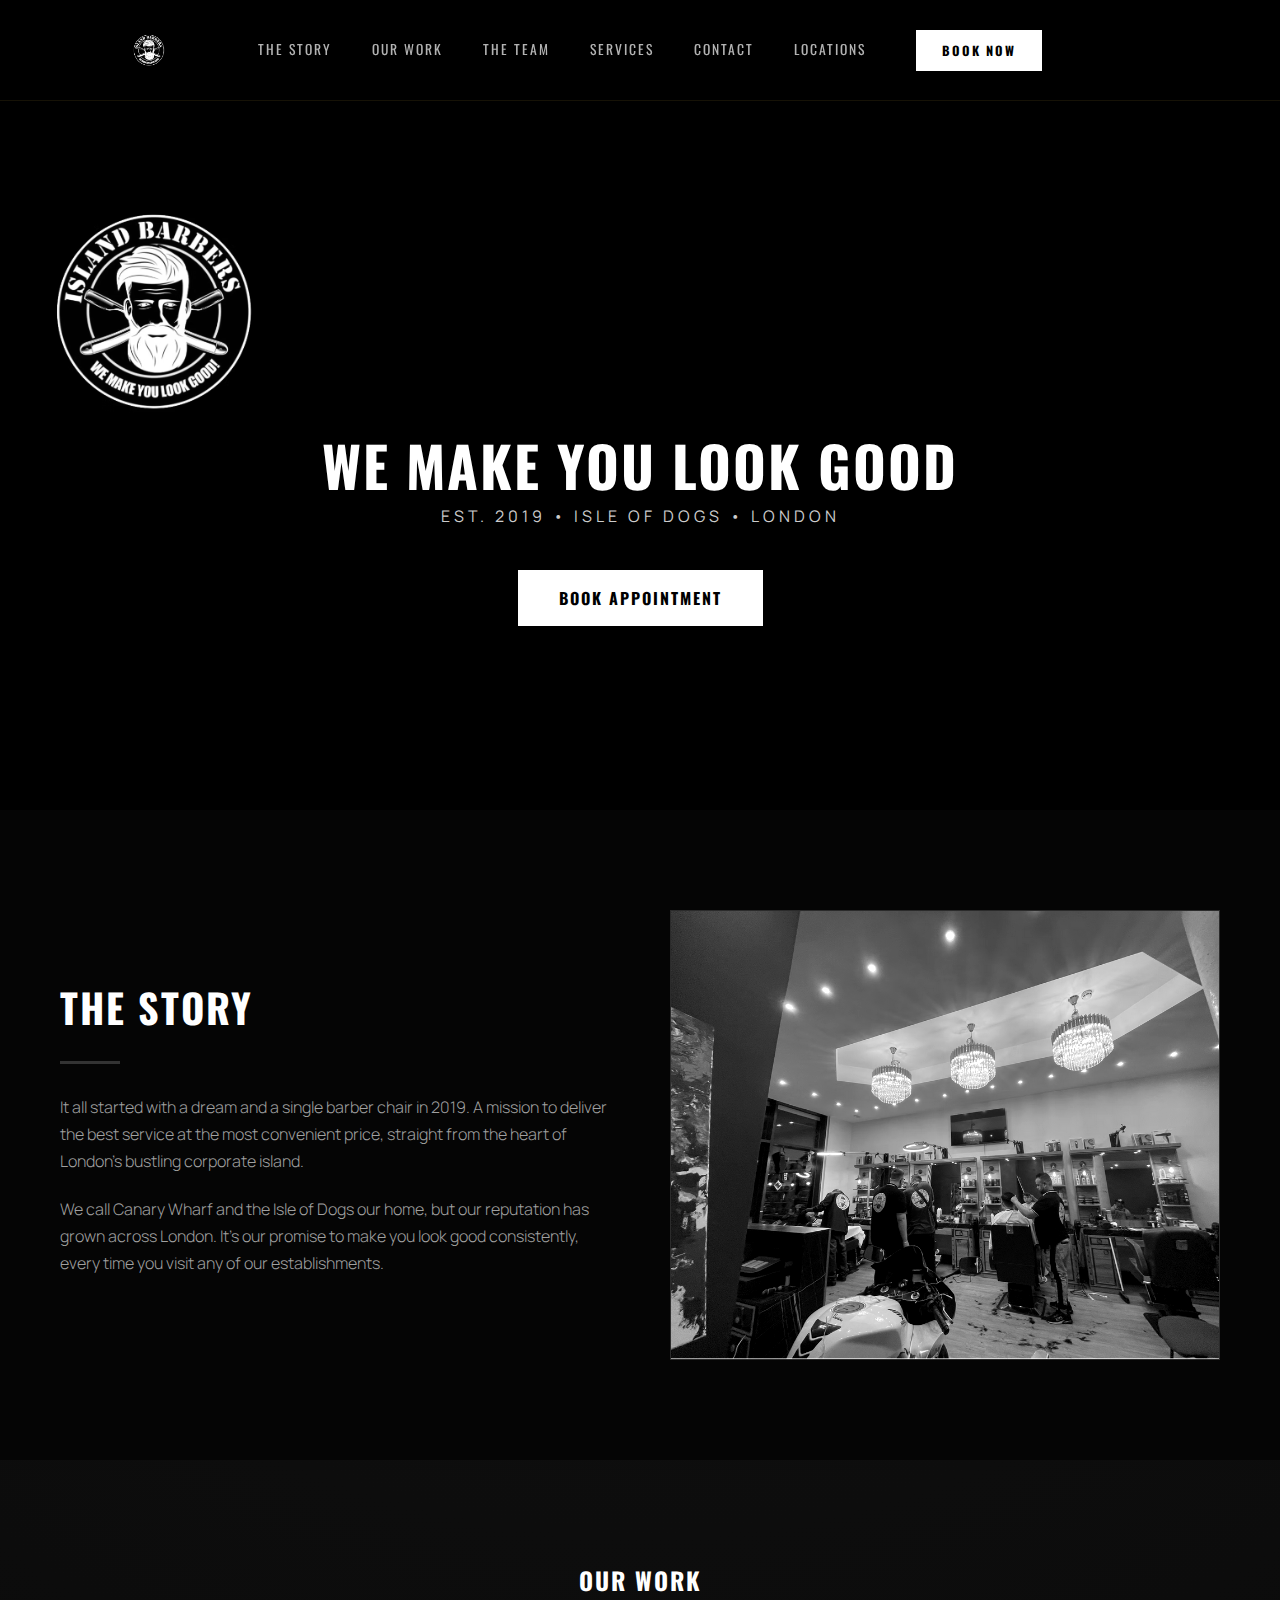
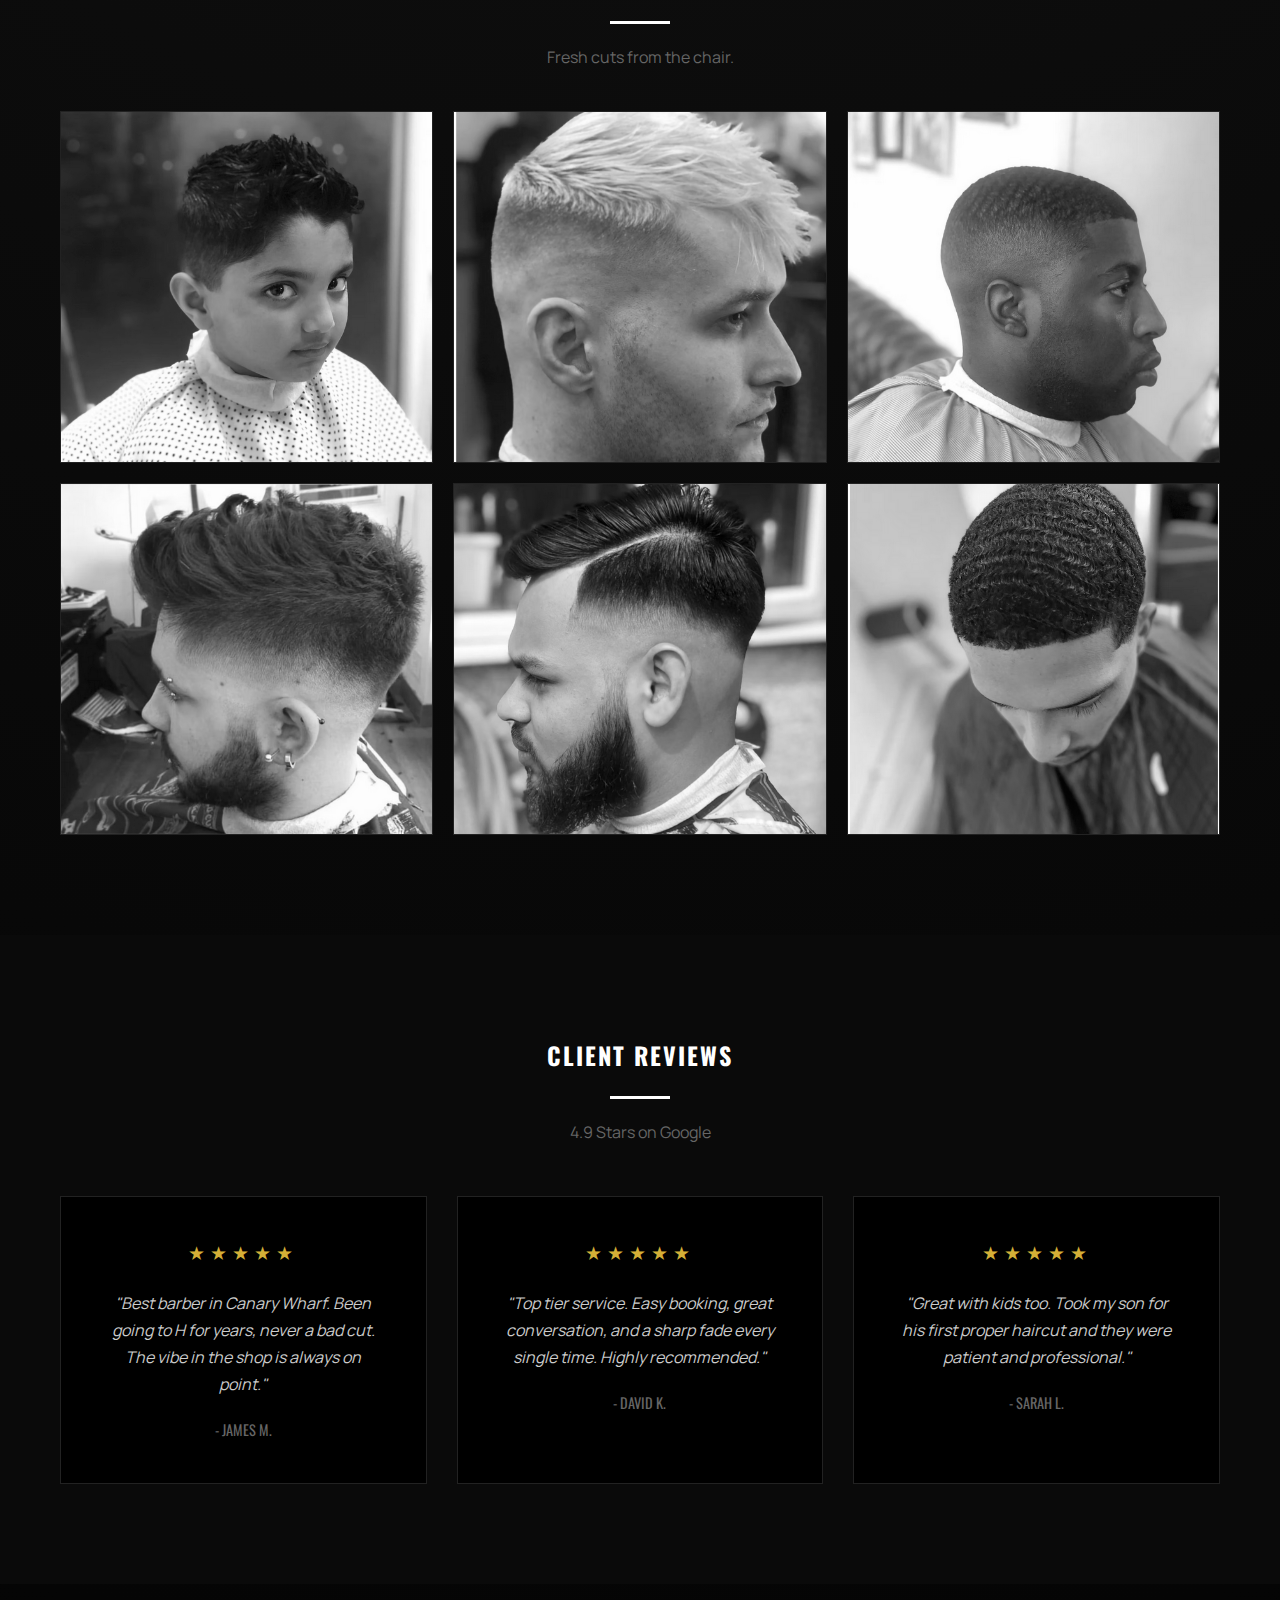
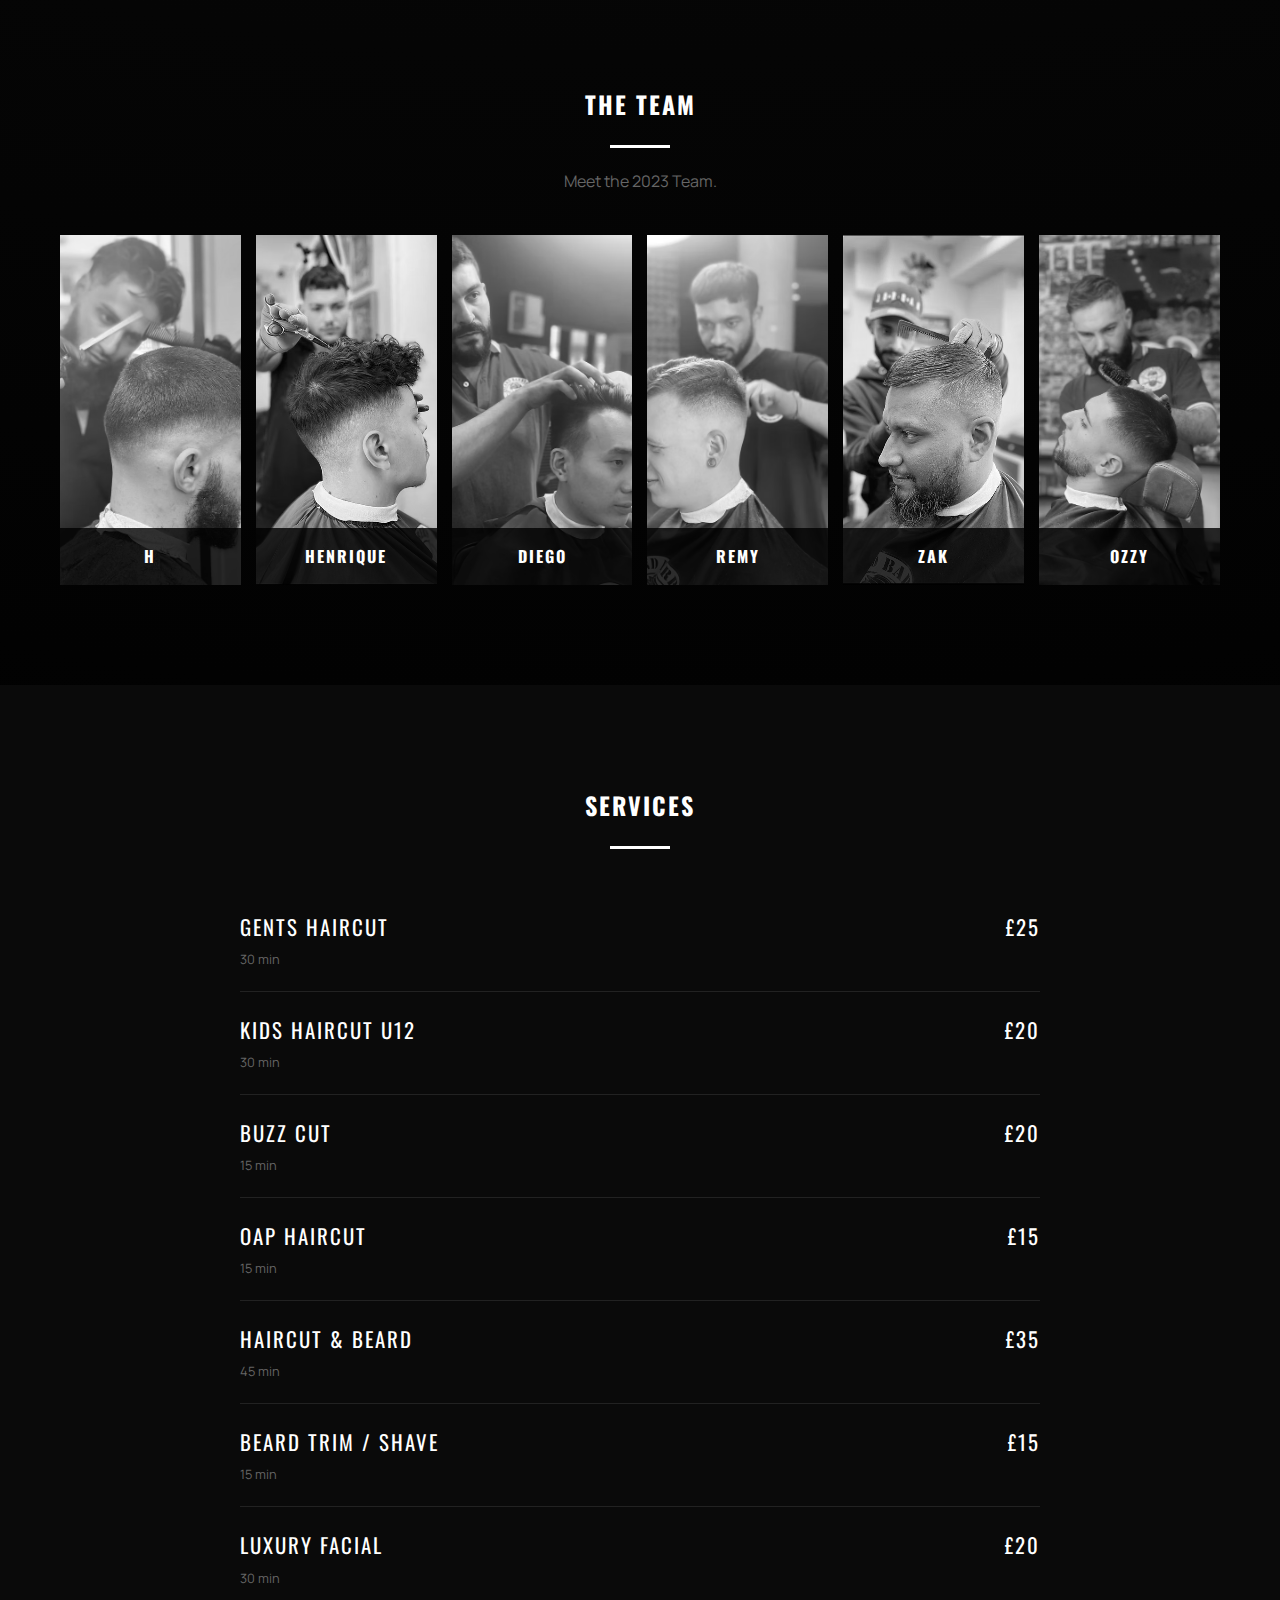
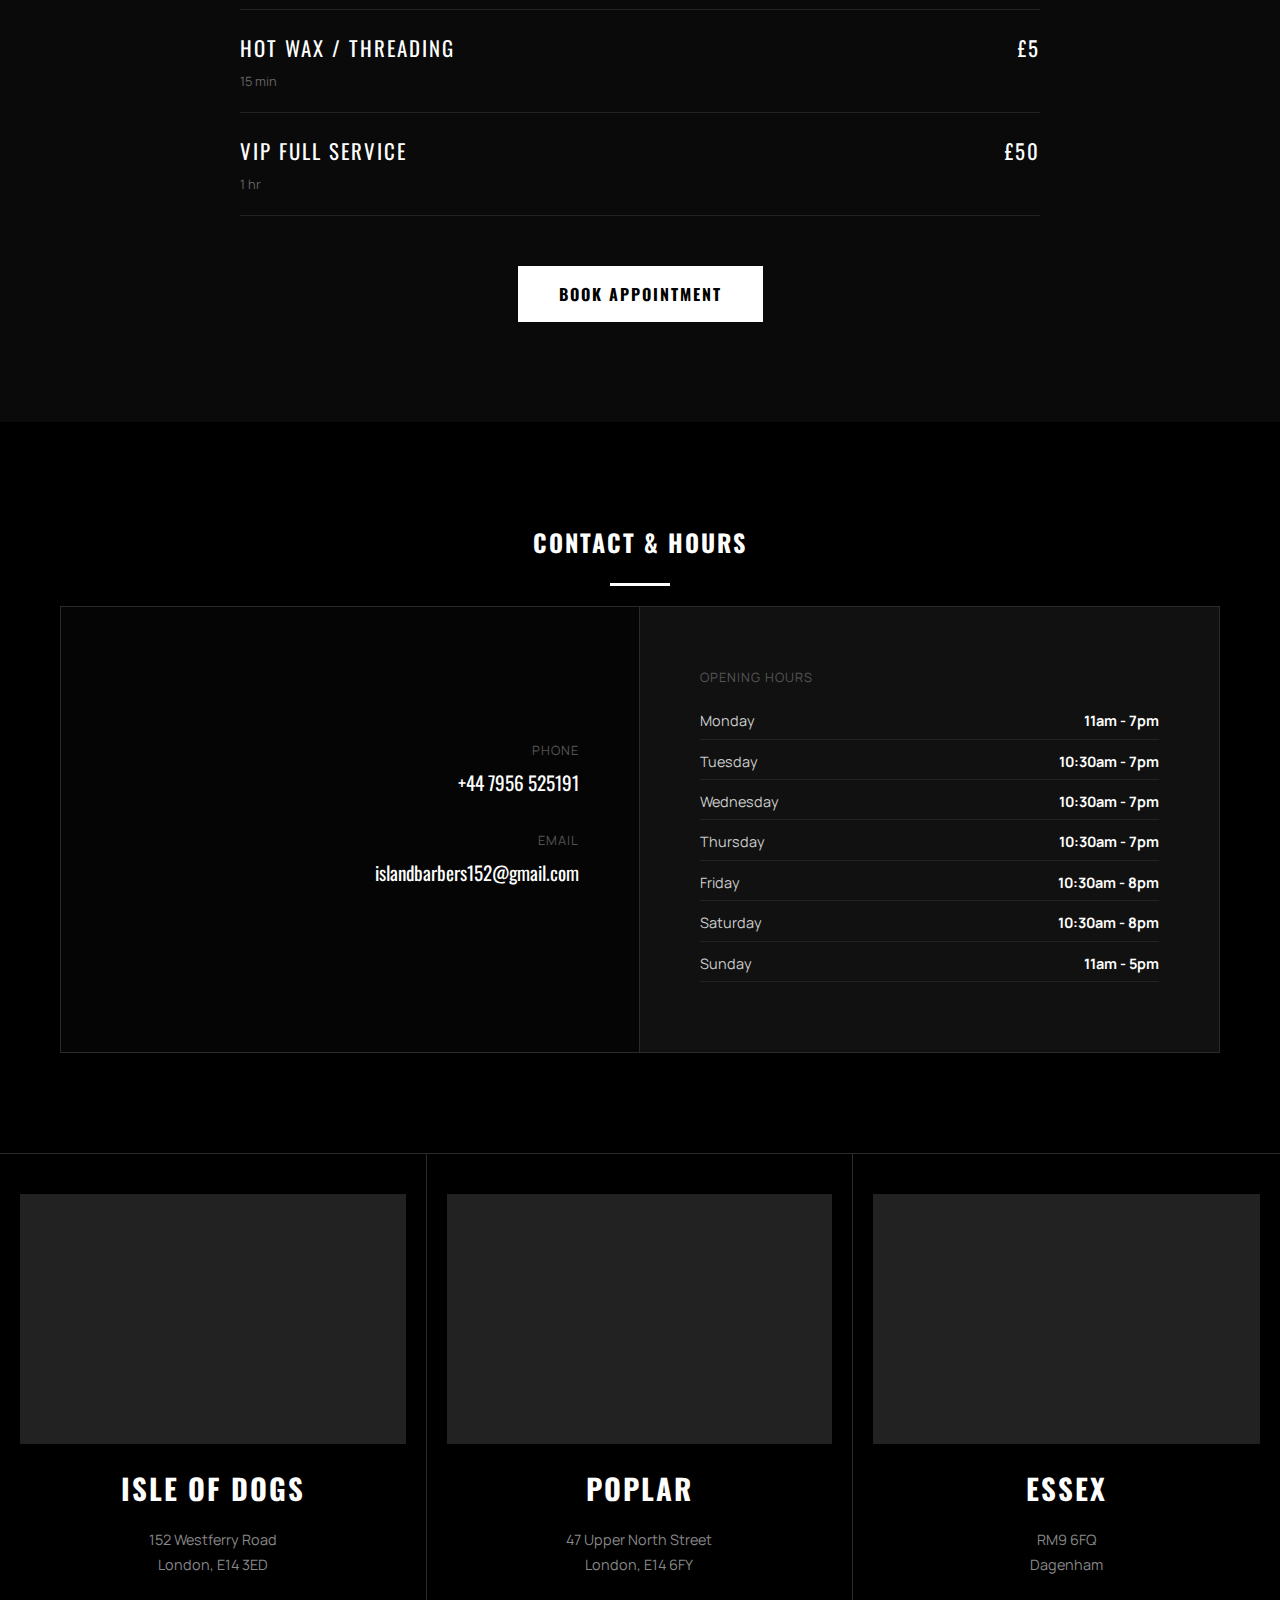
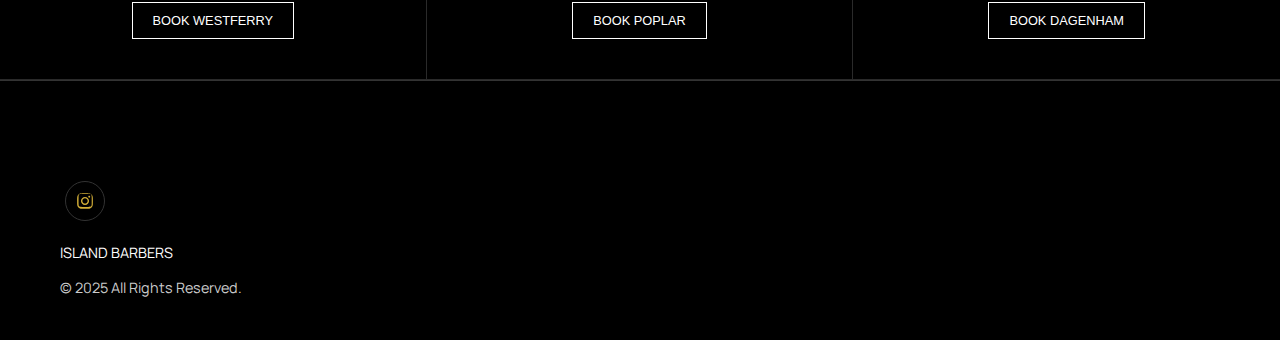
<file: index.html>
<!DOCTYPE html>
<html lang="en">
<head>
    <meta charset="UTF-8">
    <meta name="viewport" content="width=device-width, initial-scale=1.0">
    <title>Island Barbers | Canary Wharf, Poplar & Essex</title>
    <meta name="description" content="Premium grooming in London. Locations in Canary Wharf (Isle of Dogs), Poplar, and Dagenham.">
    
    <link rel="icon" type="image/png" href="favicon.png">
    
    <link rel="preconnect" href="https://fonts.googleapis.com">
    <link rel="preconnect" href="https://fonts.gstatic.com" crossorigin>
    <link href="https://fonts.googleapis.com/css2?family=Oswald:wght@300;400;700&family=Manrope:wght@300;400;700&display=swap" rel="stylesheet">
    
    <link rel="stylesheet" href="styles.css">

    <script type="application/ld+json">
    {
      "@context": "https://schema.org",
      "@type": "BarberShop",
      "name": "Island Barbers",
      "image": "https://islandbarbers.com/Logo.png",
      "priceRange": "££",
      "telephone": "+44 7956 525191",
      "email": "islandbarbers152@gmail.com",
      "address": {
        "@type": "PostalAddress",
        "streetAddress": "152 Westferry Road",
        "addressLocality": "London",
        "postalCode": "E14 3ED",
        "addressCountry": "UK"
      }
    }
    </script>
</head>
<body>

    <nav>
        <a href="#"><img src="Logo.png" alt="Island Barbers" class="nav-logo-img"></a>
        <div class="hamburger" onclick="toggleMobileNav()">☰</div>
        <div class="nav-links">
            <div class="close-menu-btn" onclick="toggleMobileNav()">×</div>
            <a href="#about" onclick="toggleMobileNav()">THE STORY</a>
            <a href="#portfolio" onclick="toggleMobileNav()">OUR WORK</a>
            <a href="#team" onclick="toggleMobileNav()">THE TEAM</a>
            <a href="#services" onclick="toggleMobileNav()">SERVICES</a>
            <a href="#contact" onclick="toggleMobileNav()">CONTACT</a>
            <a href="#locations" onclick="toggleMobileNav()">LOCATIONS</a>
            <button onclick="openModal(); toggleMobileNav()" class="btn" style="margin-left: 30px; padding: 10px 25px; font-size: 0.8rem;">BOOK NOW</button>
        </div>
    </nav>

    <section class="hero">
        <div class="hero-content">
            <img src="Logo.png" alt="Island Barbers Logo" class="hero-logo">
            <h1>We Make You Look Good</h1>
            <p>EST. 2019 • ISLE OF DOGS • LONDON</p>
            <button onclick="openModal()" class="btn">Book Appointment</button>
        </div>
    </section>

    <section id="about" class="section-padding about-section">
        <div class="container">
            <div class="about-grid">
                <div class="about-text">
                    <h2>The Story</h2>
                    <div class="divider" style="margin: 0 0 30px 0; background: #333;"></div>
                    <p>It all started with a dream and a single barber chair in 2019. A mission to deliver the best service at the most convenient price, straight from the heart of London's bustling corporate island.</p>
                    <p>We call Canary Wharf and the Isle of Dogs our home, but our reputation has grown across London. It's our promise to make you look good consistently, every time you visit any of our establishments.</p>
                </div>
                <img src="chairs.png" alt="Shop Interior" class="about-img">
            </div>
        </div>
    </section>

    <section id="portfolio" class="section-padding">
        <div class="container">
            <h2 class="text-center">Our Work</h2>
            <div class="divider"></div>
            <p class="text-center" style="color:#666; max-width: 600px; margin: 0 auto;">Fresh cuts from the chair.</p>
            
            <div class="portfolio-grid">
                <div class="portfolio-item"><img src="Barber Portfolio Work Images/6.png" alt="Haircut 1"></div>
                <div class="portfolio-item"><img src="Barber Portfolio Work Images/1.png" alt="Haircut 2"></div>
                <div class="portfolio-item"><img src="Barber Portfolio Work Images/2.png" alt="Haircut 3"></div>
                <div class="portfolio-item"><img src="Barber Portfolio Work Images/3.png" alt="Haircut 4"></div>
                <div class="portfolio-item"><img src="Barber Portfolio Work Images/4.png" alt="Haircut 5"></div>
                <div class="portfolio-item"><img src="Barber Portfolio Work Images/5.png" alt="Haircut 6"></div>
            </div>
        </div>
    </section>

    <section id="reviews" class="section-padding" style="background: #0a0a0a;">
        <div class="container">
            <h2 class="text-center">Client Reviews</h2>
            <div class="divider"></div>
            <p class="text-center" style="color:#666; margin-bottom: 50px;">4.9 Stars on Google</p>
            
            <div class="review-grid">
                <div class="review-card">
                    <div class="stars">★★★★★</div>
                    <p class="review-text">"Best barber in Canary Wharf. Been going to H for years, never a bad cut. The vibe in the shop is always on point."</p>
                    <p class="review-author">- James M.</p>
                </div>
                <div class="review-card">
                    <div class="stars">★★★★★</div>
                    <p class="review-text">"Top tier service. Easy booking, great conversation, and a sharp fade every single time. Highly recommended."</p>
                    <p class="review-author">- David K.</p>
                </div>
                <div class="review-card">
                    <div class="stars">★★★★★</div>
                    <p class="review-text">"Great with kids too. Took my son for his first proper haircut and they were patient and professional."</p>
                    <p class="review-author">- Sarah L.</p>
                </div>
            </div>
        </div>
    </section>

    <section id="team" class="section-padding">
        <div class="container">
            <h2 class="text-center">The Team</h2>
            <div class="divider"></div>
            <p class="text-center" style="color:#666; max-width: 600px; margin: 0 auto 40px auto;">Meet the 2023 Team.</p>
            
            <div class="team-grid">
                <div class="team-card"><img src="Barber Team Images/H.jpg" alt="H"><div class="team-info"><h4>H</h4></div></div>
                <div class="team-card"><img src="Barber Team Images/Henrique.jpg" alt="Henrique"><div class="team-info"><h4>Henrique</h4></div></div>
                <div class="team-card"><img src="Barber Team Images/Diego.jpg" alt="Diego"><div class="team-info"><h4>Diego</h4></div></div>
                <div class="team-card"><img src="Barber Team Images/Remy.jpg" alt="Remy"><div class="team-info"><h4>Remy</h4></div></div>
                <div class="team-card"><img src="Barber Team Images/Zak.jpg" alt="Zak"><div class="team-info"><h4>Zak</h4></div></div>
                <div class="team-card"><img src="Barber Team Images/Ozzy.jpg" alt="Ozzy"><div class="team-info"><h4>Ozzy</h4></div></div>
            </div>
        </div>
    </section>

    <section id="services" class="section-padding" style="background: #0a0a0a;">
        <div class="container">
            <h2 class="text-center">Services</h2>
            <div class="divider"></div>
            <div class="menu-list">
                <div class="menu-item"><div class="menu-title"><h3>Gents Haircut</h3><span>30 min</span></div><div class="menu-price">£25</div></div>
                <div class="menu-item"><div class="menu-title"><h3>Kids Haircut U12</h3><span>30 min</span></div><div class="menu-price">£20</div></div>
                <div class="menu-item"><div class="menu-title"><h3>Buzz Cut</h3><span>15 min</span></div><div class="menu-price">£20</div></div>
                <div class="menu-item"><div class="menu-title"><h3>OAP Haircut</h3><span>15 min</span></div><div class="menu-price">£15</div></div>
                <div class="menu-item"><div class="menu-title"><h3>Haircut & Beard</h3><span>45 min</span></div><div class="menu-price">£35</div></div>
                <div class="menu-item"><div class="menu-title"><h3>Beard Trim / Shave</h3><span>15 min</span></div><div class="menu-price">£15</div></div>
                <div class="menu-item"><div class="menu-title"><h3>Luxury Facial</h3><span>30 min</span></div><div class="menu-price">£20</div></div>
                <div class="menu-item"><div class="menu-title"><h3>Hot Wax / Threading</h3><span>15 min</span></div><div class="menu-price">£5</div></div>
                <div class="menu-item"><div class="menu-title"><h3>VIP Full Service</h3><span>1 hr</span></div><div class="menu-price">£50</div></div>
            </div>
            <div class="text-center" style="margin-top: 50px;"><button onclick="openModal()" class="btn">BOOK APPOINTMENT</button></div>
        </div>
    </section>

    <section id="contact" class="section-padding">
        <div class="container">
            <h2 class="text-center">Contact & Hours</h2>
            <div class="divider"></div>
            <div class="contact-grid">
                <div class="contact-box contact-dark">
                    <span class="contact-label">Phone</span><p class="contact-value">+44 7956 525191</p>
                    <span class="contact-label">Email</span><p class="contact-value">islandbarbers152@gmail.com</p>
                </div>
                <div class="contact-box contact-light">
                    <span class="contact-label" style="margin-bottom: 20px; display:block;">Opening Hours</span>
                    <div class="hours-list">
                        <p>Monday <span>11am - 7pm</span></p>
                        <p>Tuesday <span>10:30am - 7pm</span></p>
                        <p>Wednesday <span>10:30am - 7pm</span></p>
                        <p>Thursday <span>10:30am - 7pm</span></p>
                        <p>Friday <span>10:30am - 8pm</span></p>
                        <p>Saturday <span>10:30am - 8pm</span></p>
                        <p>Sunday <span>11am - 5pm</span></p>
                    </div>
                </div>
            </div>
        </div>
    </section>

    <section id="locations">
        <div class="loc-grid">
            <div class="loc-item">
                <div class="map-container"><iframe src="https://maps.google.com/maps?q=152%20Westferry%20Road%20London%20E14%203ED&t=&z=13&ie=UTF8&iwloc=&output=embed" loading="lazy"></iframe></div>
                <h3>Isle of Dogs</h3><p>152 Westferry Road<br>London, E14 3ED</p>
                <button onclick="window.location.href='LINK_FOR_WESTFERRY'" class="btn-outline" style="padding: 10px 20px; font-size: 0.8rem;">BOOK WESTFERRY</button>
            </div>
            <div class="loc-item">
                <div class="map-container"><iframe src="https://maps.google.com/maps?q=47%20Upper%20North%20Street%20London%20E14%206FY&t=&z=13&ie=UTF8&iwloc=&output=embed" loading="lazy"></iframe></div>
                <h3>Poplar</h3><p>47 Upper North Street<br>London, E14 6FY</p>
                <button onclick="window.location.href='LINK_FOR_POPLAR'" class="btn-outline" style="padding: 10px 20px; font-size: 0.8rem;">BOOK POPLAR</button>
            </div>
            <div class="loc-item">
                <div class="map-container"><iframe src="https://maps.google.com/maps?q=Dagenham%20RM9%206FQ&t=&z=13&ie=UTF8&iwloc=&output=embed" loading="lazy"></iframe></div>
                <h3>Essex</h3><p>RM9 6FQ<br>Dagenham</p>
                <button onclick="window.location.href='LINK_FOR_ESSEX'" class="btn-outline" style="padding: 10px 20px; font-size: 0.8rem;">BOOK DAGENHAM</button>
            </div>
        </div>
    </section>

    <footer>
        <div class="container">
            <div class="social-links">
                <a href="https://www.instagram.com/islandbarbers/" target="_blank" class="social-icon-link" aria-label="Instagram">
                    <svg class="social-icon-svg" xmlns="http://www.w3.org/2000/svg" viewBox="0 0 448 512"><path d="M224.1 141c-63.6 0-114.9 51.3-114.9 114.9s51.3 114.9 114.9 114.9S339 319.5 339 255.9 287.7 141 224.1 141zm0 189.6c-41.1 0-74.7-33.5-74.7-74.7s33.5-74.7 74.7-74.7 74.7 33.5 74.7 74.7-33.5 74.7-74.7 74.7zm146.4-194.3c0 14.9-12 26.8-26.8 26.8-14.9 0-26.8-12-26.8-26.8s12-26.8 26.8-26.8 26.8 12 26.8 26.8zm76.1 27.2c-1.7-35.9-9.9-67.7-36.2-93.9-26.2-26.2-58-34.4-93.9-36.2-37-2.1-147.9-2.1-184.9 0-35.8 1.7-67.6 9.9-93.9 36.1s-34.4 58-36.2 93.9c-2.1 37-2.1 147.9 0 184.9 1.7 35.9 9.9 67.7 36.2 93.9s58 34.4 93.9 36.2c37 2.1 147.9 2.1 184.9 0 35.9-1.7 67.7-9.9 93.9-36.2 26.2-26.2 34.4-58 36.2-93.9 2.1-37 2.1-147.9 0-184.9zm-49.1 244.4c-13.3 13.3-38.4 16-81.8 16.7-44.2.7-131.6.7-175.9 0-43.4-.7-68.5-3.4-81.8-16.7-13.3-13.3-16-38.4-16.7-81.8-.7-44.2-.7-131.6 0-175.9.7-43.4 3.4-68.5 16.7-81.8 13.3-13.3 38.4-16 81.8-16.7 44.2-.7 131.6-.7 175.9 0 43.4.7 68.5 3.4 81.8 16.7 13.3 13.3 16 38.4 16.7 81.8.7 44.2.7 131.6 0 175.9-.7 43.4-3.4 68.5-16.7 81.8z"/></svg>
                </a>
            </div>
            <p style="margin-bottom: 10px; color: #fff;">ISLAND BARBERS</p>
            <p>© 2025 All Rights Reserved.</p>
        </div>
    </footer>

    <div class="mobile-sticky-btn">
        <button onclick="openModal()" class="btn-full-width">Book Appointment</button>
    </div>

    <div id="bookingModal" class="modal-overlay">
        <div class="modal-box">
            <span class="close-btn" onclick="closeModal()">×</span>
            <h2 style="margin-bottom: 20px;">Choose Location</h2>
            <a href="LINK_FOR_WESTFERRY" class="branch-btn">Isle of Dogs (Westferry)</a>
            <a href="LINK_FOR_POPLAR" class="branch-btn">Poplar (Upper North St)</a>
            <a href="LINK_FOR_ESSEX" class="branch-btn">Essex (Dagenham)</a>
        </div>
    </div>

    <script src="script.js"></script>

</body>
</html>
</file>
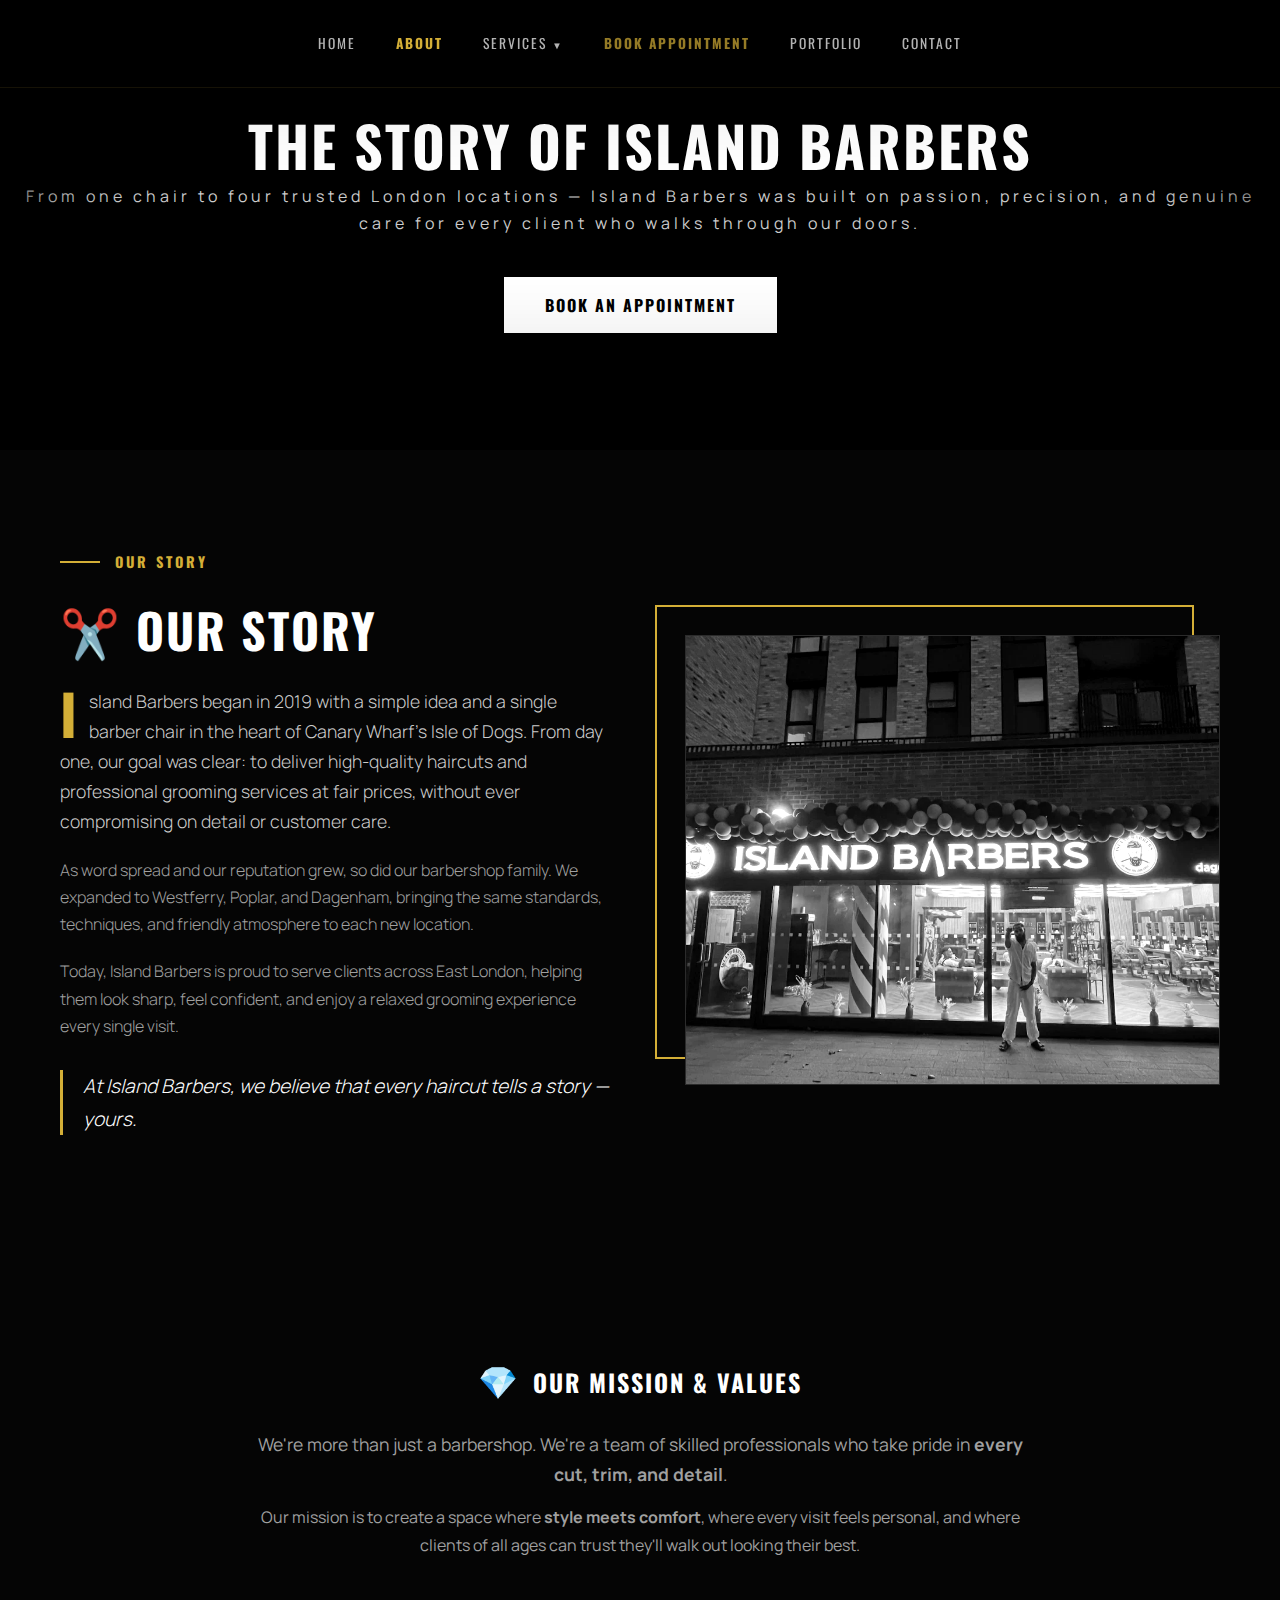
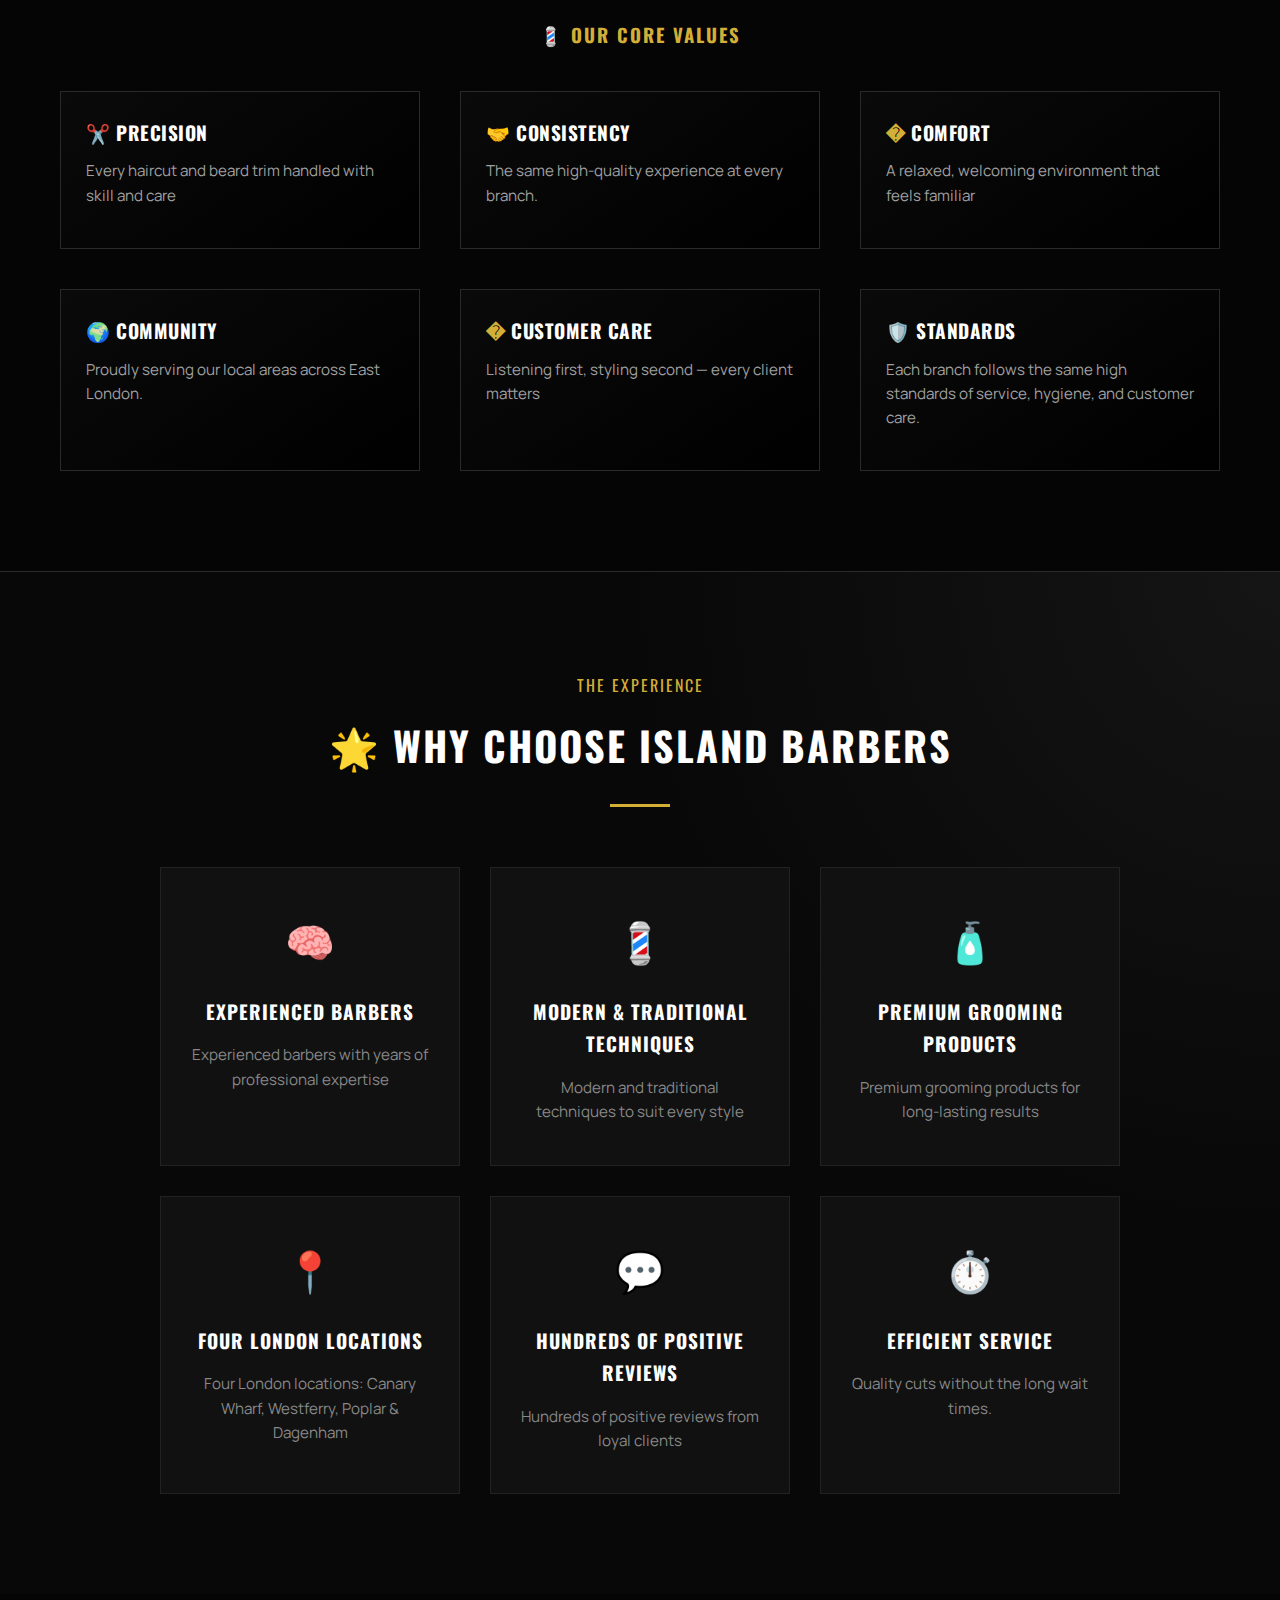
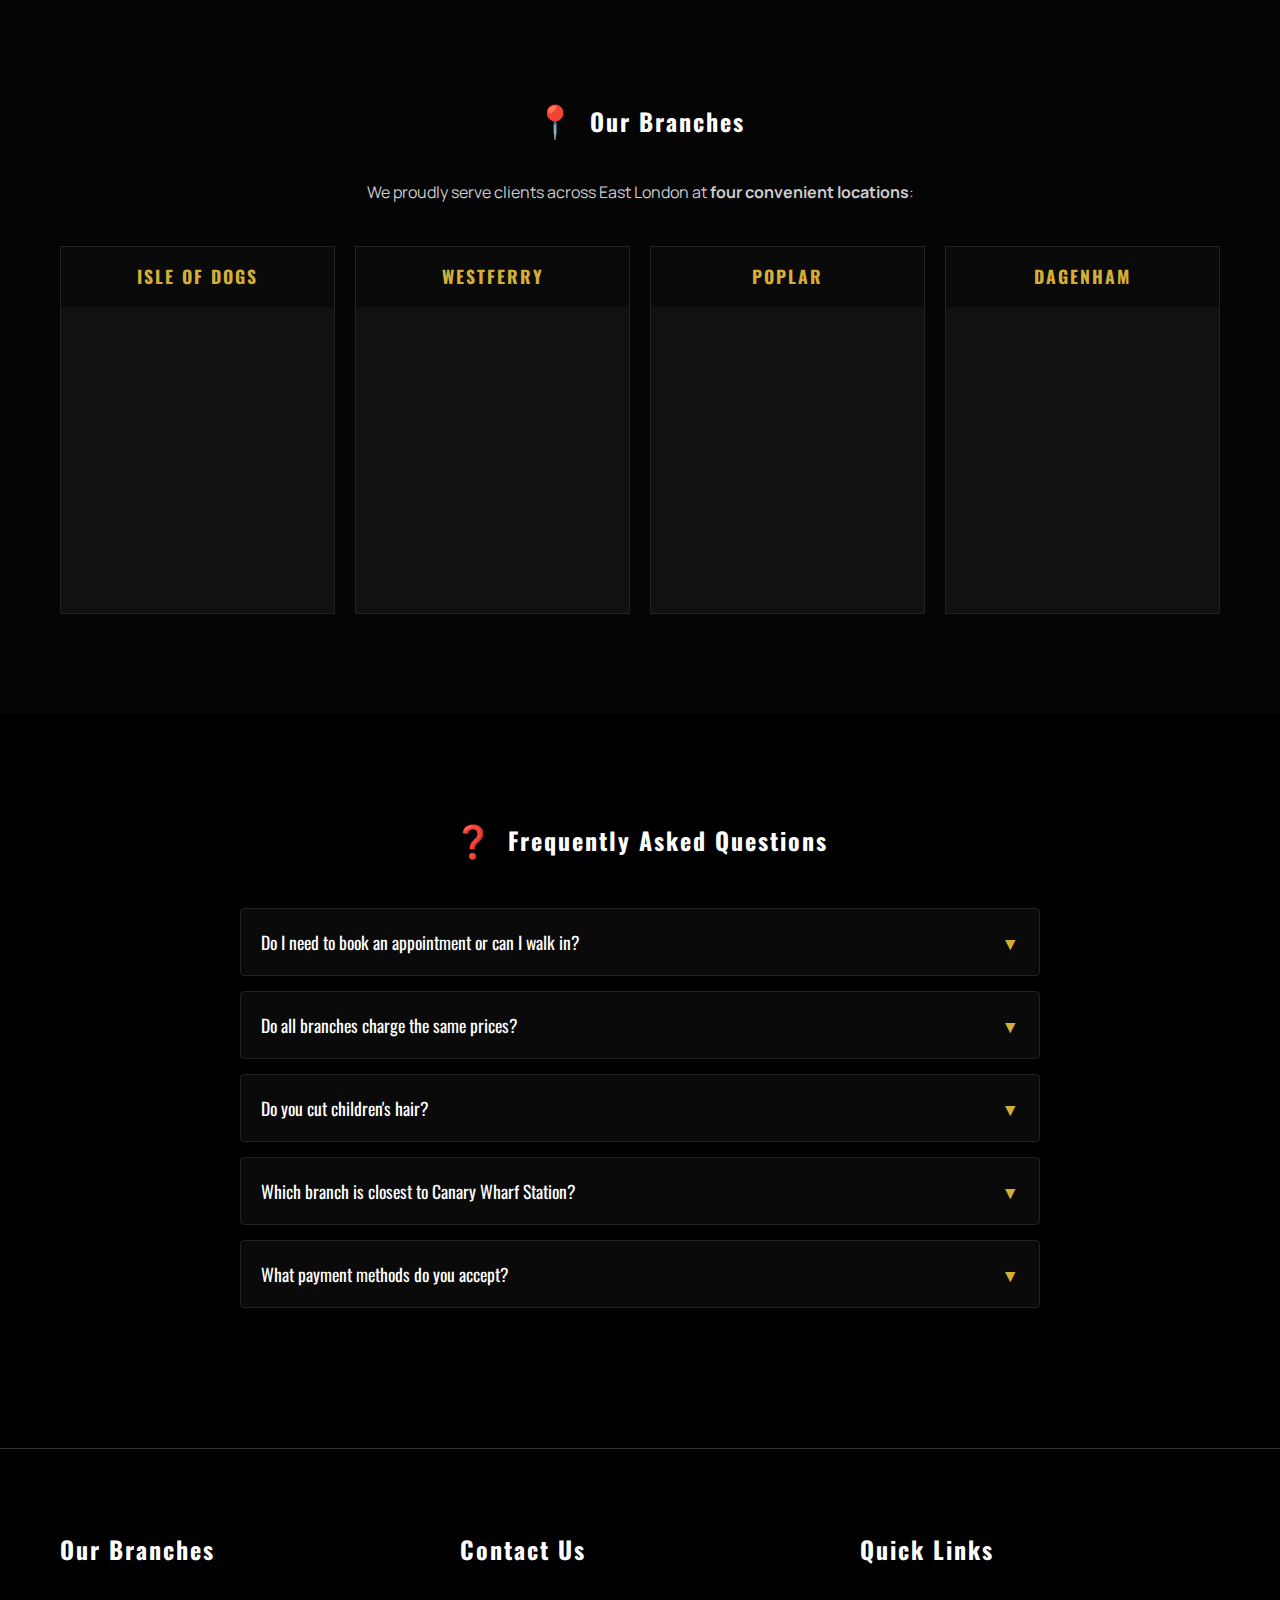
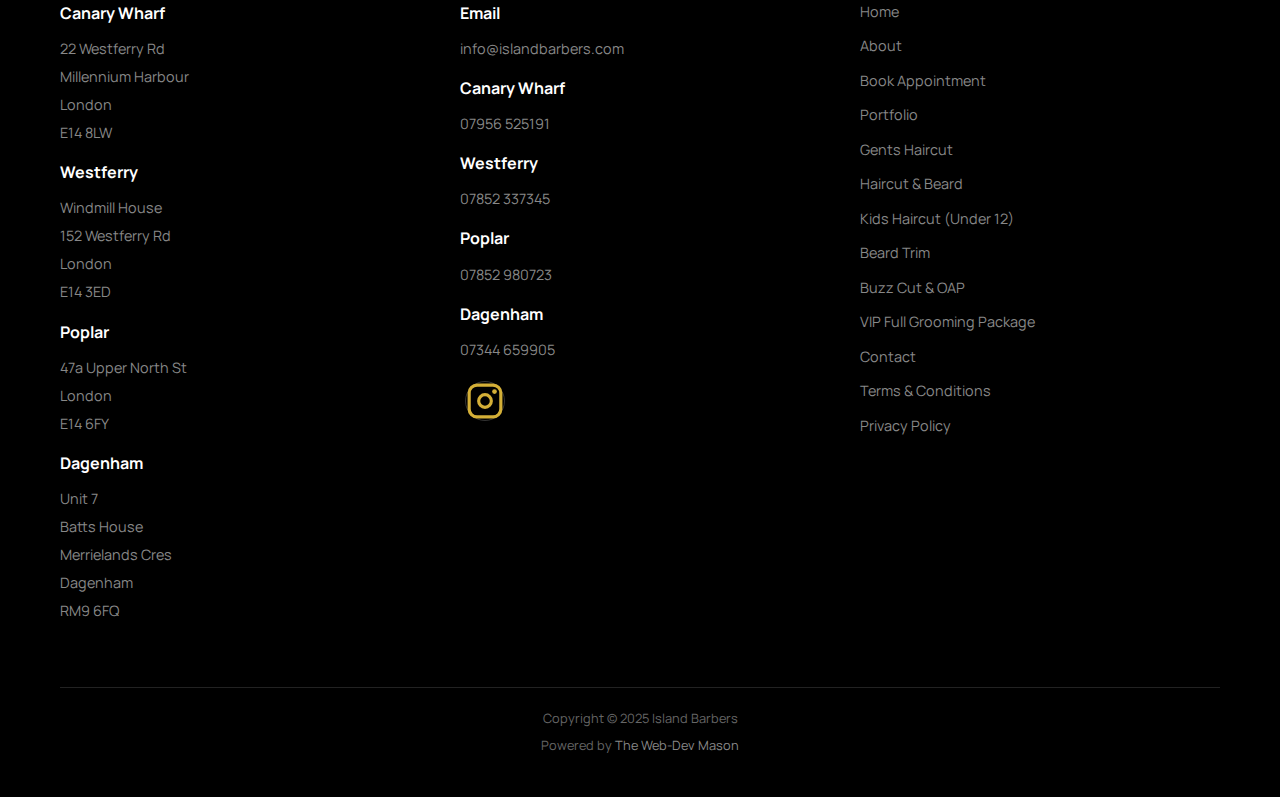
<file: about.html>
<!DOCTYPE html>
<html lang="en">

<head>
    <meta charset="UTF-8">
    <meta name="viewport" content="width=device-width, initial-scale=1.0">
    <title>About Us - Island Barbers | Premium Grooming in London</title>
    <meta name="description"
        content="Discover the story of Island Barbers. Established in 2019, serving Canary Wharf, Westferry, Poplar, and Dagenham with precision cuts and premium service.">
    <link rel="stylesheet" href="styles.css">
    <link
        href="https://fonts.googleapis.com/css2?family=Oswald:wght@400;500;700&family=Manrope:wght@300;400;500;700&display=swap"
        rel="stylesheet">
    <link rel="icon" type="image/png" href="Logo.png">
    <!-- Navigation -->
    <nav class="navbar">
        <div class="logo">
            <a href="index.html" class="logo-link" style="opacity:0; pointer-events:none;">ISLAND BARBERS</a>
        </div>
        <div class="hamburger" onclick="toggleMobileNav()">
            <div class="bar"></div>
            <div class="bar"></div>
            <div class="bar"></div>
        </div>
        <ul class="nav-links">
            <div class="close-menu-btn" onclick="toggleMobileNav()">×</div>
            <li><a href="index.html">Home</a></li>
            <li><a href="about.html" class="active">About</a></li>
            <li class="dropdown">
                <a href="index.html#services" class="dropbtn">Services <i class="fas fa-chevron-down"></i></a>
                <div class="dropdown-content">
                    <a href="services/gents-haircut.html">Gents Haircut</a>
                    <a href="services/haircut-and-beard.html">Haircut & Beard</a>
                    <a href="services/beard-trim.html">Beard Trim</a>
                    <a href="services/kids-haircut.html">Kids Haircut</a>
                    <a href="services/buzz-cut.html">Buzz Cut</a>
                    <a href="services/vip-package.html">VIP Full Grooming Package</a>
                </div>
            </li>
            <li><a href="#" onclick="openModal()" class="booking-link">Book Appointment</a></li>
            <li><a href="portfolio.html">Portfolio</a></li>
            <li><a href="contact.html">Contact</a></li>
        </ul>
    </nav>

    <section class="hero" style="min-height: 50vh; background-image: url('chairs.png');">
        <div class="hero-content">
            <h1>The Story of Island Barbers</h1>
            <p>From one chair to four trusted London locations — Island Barbers was built on passion, precision, and
                genuine care for every client who walks through our doors.</p>
            <button onclick="openModal()" class="btn">Book an Appointment</button>
        </div>
        <div class="hero-vignette"></div>
    </section>

    <section class="section-padding about-section">
        <div class="container">
            <div class="about-grid">
                <div class="about-text">
                    <div style="display: flex; align-items: center; margin-bottom: 30px;">
                        <div style="width: 40px; height: 2px; background: var(--gold); margin-right: 15px;"></div>
                        <h4 style="margin: 0; color: var(--gold); letter-spacing: 3px; font-size: 0.9rem;">OUR STORY
                        </h4>
                    </div>
                    <h2 style="font-size: 3rem; margin-bottom: 30px; line-height: 1.1; color: #fff;">✂️ Our Story</h2>

                    <p style="font-size: 1.1rem; color: #ccc;">
                        <span class="drop-cap">I</span>sland Barbers began in 2019 with a simple idea and a single
                        barber chair in the heart of Canary Wharf's Isle of Dogs. From day one, our goal was clear: to
                        deliver high-quality haircuts and professional grooming services at fair prices, without ever
                        compromising on detail or customer care.
                    </p>
                    <p style="margin-top: 20px;">
                        As word spread and our reputation grew, so did our barbershop family. We expanded to Westferry,
                        Poplar, and Dagenham, bringing the same standards, techniques, and friendly atmosphere to each
                        new location.
                    </p>
                    <p style="margin-top: 20px;">
                        Today, Island Barbers is proud to serve clients across East London, helping them look sharp,
                        feel confident, and enjoy a relaxed grooming experience every single visit.
                    </p>
                    <div style="margin-top: 30px; border-left: 3px solid var(--gold); padding-left: 20px;">
                        <p style="font-style: italic; color: #fff; font-size: 1.2rem;">At Island Barbers, we believe
                            that every haircut tells a story — yours.</p>
                    </div>
                </div>
                <div class="about-img-container">
                    <img src="Barber Portfolio Work Images/our-story-thumbnail.png" alt="Barber H" class="about-img">
                </div>
            </div>
        </div>
    </section>

    <section class="section-padding" style="background: #050505;">
        <div class="container">
            <div class="text-center" style="max-width: 800px; margin: 0 auto 60px auto;">
                <div style="display: flex; align-items: center; justify-content: center; margin-bottom: 20px;">
                    <span style="font-size: 2rem; margin-right: 15px; color: var(--gold);">💎</span>
                    <h2 style="margin: 0; color: #fff;">Our Mission & Values</h2>
                </div>
                <p style="color: var(--text-muted); font-size: 1.1rem;">We're more than just a barbershop. We're a team
                    of skilled professionals who take pride in <strong>every cut, trim, and detail</strong>.</p>
                <p style="color: var(--text-muted); margin-top: 15px;">Our mission is to create a space where
                    <strong>style meets comfort</strong>, where every visit feels personal, and where clients of all
                    ages can trust they'll walk out looking their best.
                </p>
            </div>

            <h3 style="text-align: center; margin-bottom: 40px; color: var(--gold);">💈 Our Core Values</h3>
            <div class="services-grid" style="margin-top: 0;">
                <div class="service-card">
                    <div class="service-info">
                        <h3 class="service-title"><span>✂️</span> Precision</h3>
                        <p class="service-desc">Every haircut and beard trim handled with skill and care</p>
                    </div>
                </div>
                <div class="service-card">
                    <div class="service-info">
                        <h3 class="service-title"><span>🤝</span> Consistency</h3>
                        <p class="service-desc">The same high-quality experience at every branch.</p>
                    </div>
                </div>
                <div class="service-card">
                    <div class="service-info">
                        <h3 class="service-title"><span>�</span> Comfort</h3>
                        <p class="service-desc">A relaxed, welcoming environment that feels familiar</p>
                    </div>
                </div>
                <div class="service-card">
                    <div class="service-info">
                        <h3 class="service-title"><span>🌍</span> Community</h3>
                        <p class="service-desc">Proudly serving our local areas across East London.</p>
                    </div>
                </div>
                <div class="service-card">
                    <div class="service-info">
                        <h3 class="service-title"><span>�</span> Customer Care</h3>
                        <p class="service-desc">Listening first, styling second — every client matters</p>
                    </div>
                </div>
                <!-- New 6th Card -->
                <div class="service-card">
                    <div class="service-info">
                        <h3 class="service-title"><span>🛡️</span> Standards</h3>
                        <p class="service-desc">Each branch follows the same high standards of service, hygiene, and
                            customer care.</p>
                    </div>
                </div>
            </div>
        </div>
    </section>

    <section id="why-choose-us" class="section-padding">
        <div class="container why-container">
            <div class="text-center" style="margin-bottom: 60px;">
                <span style="color: var(--gold); font-family: 'Oswald'; letter-spacing: 2px;">THE EXPERIENCE</span>
                <h2 class="why-title" style="margin-top: 10px; font-size: 2.5rem;">🌟 Why Choose Island Barbers</h2>
                <div class="divider" style="background: var(--gold);"></div>
            </div>

            <div class="benefits-grid">
                <div class="benefit-card">
                    <span class="benefit-icon">🧠</span>
                    <h3 class="benefit-title">Experienced Barbers</h3>
                    <p class="benefit-desc">Experienced barbers with years of professional expertise</p>
                </div>
                <div class="benefit-card">
                    <span class="benefit-icon">💈</span>
                    <h3 class="benefit-title">Modern & Traditional Techniques</h3>
                    <p class="benefit-desc">Modern and traditional techniques to suit every style</p>
                </div>
                <div class="benefit-card">
                    <span class="benefit-icon">🧴</span>
                    <h3 class="benefit-title">Premium Grooming Products</h3>
                    <p class="benefit-desc">Premium grooming products for long-lasting results</p>
                </div>
                <div class="benefit-card">
                    <span class="benefit-icon">📍</span>
                    <h3 class="benefit-title">Four London Locations</h3>
                    <p class="benefit-desc">Four London locations: Canary Wharf, Westferry, Poplar & Dagenham</p>
                </div>
                <div class="benefit-card">
                    <span class="benefit-icon">💬</span>
                    <h3 class="benefit-title">Hundreds of Positive Reviews</h3>
                    <p class="benefit-desc">Hundreds of positive reviews from loyal clients</p>
                </div>
                <div class="benefit-card">
                    <span class="benefit-icon">⏱️</span>
                    <h3 class="benefit-title">Efficient Service</h3>
                    <p class="benefit-desc">Quality cuts without the long wait times.</p>
                </div>
            </div>
        </div>
    </section>

    <section class="section-padding" style="background: #050505; color: #fff;">
        <div class="container">
            <div style="display: flex; align-items: center; justify-content: center; margin-bottom: 30px;">
                <span style="font-size: 2rem; margin-right: 15px; color: var(--danger);">📍</span>
                <h2 class="text-center" style="margin: 0; color: #fff; text-transform: none;">Our Branches</h2>
            </div>
            <p class="text-center" style="margin-bottom: 40px; color: #ccc;">We proudly serve clients across East London
                at
                <strong>four convenient locations</strong>:
            </p>

            <div style="display: grid; grid-template-columns: repeat(4, 1fr); gap: 20px;">
                <div style="background: #111; border: 1px solid #222; overflow: hidden;">
                    <h4
                        style="color: var(--gold); margin-bottom: 0; text-align: center; font-size: 1.1rem; padding: 15px; background: #0a0a0a;">
                        Isle of Dogs</h4>
                    <iframe
                        src="https://maps.google.com/maps?q=22%20Westferry%20Road%20London%20E14%208LW&t=&z=13&ie=UTF8&iwloc=&output=embed"
                        width="100%" height="1200" style="border:0; display: block;" loading="lazy"></iframe>
                    <div style="padding: 20px; background: #111;">
                        <p style="color: #ccc; font-size: 0.9rem; margin-bottom: 15px;">Our original branch and the home
                            of Island Barbers.</p>
                        <a href="locations/westferry.html" class="service-link">View Location</a>
                    </div>
                </div>
                <div style="background: #111; border: 1px solid #222; overflow: hidden;">
                    <h4
                        style="color: var(--gold); margin-bottom: 0; text-align: center; font-size: 1.1rem; padding: 15px; background: #0a0a0a;">
                        Westferry</h4>
                    <iframe
                        src="https://maps.google.com/maps?q=152%20Westferry%20Road%20London%20E14%203ED&t=&z=13&ie=UTF8&iwloc=&output=embed"
                        width="100%" height="1200" style="border:0; display: block;" loading="lazy"></iframe>
                    <div style="padding: 20px; background: #111;">
                        <p style="color: #ccc; font-size: 0.9rem; margin-bottom: 15px;">Serving local residents and
                            professionals with the same trusted quality.</p>
                        <a href="locations/westferry.html" class="service-link">View Location</a>
                    </div>
                </div>
                <div style="background: #111; border: 1px solid #222; overflow: hidden;">
                    <h4
                        style="color: var(--gold); margin-bottom: 0; text-align: center; font-size: 1.1rem; padding: 15px; background: #0a0a0a;">
                        Poplar</h4>
                    <iframe
                        src="https://maps.google.com/maps?q=47%20Upper%20North%20Street%20London%20E14%206FY&t=&z=13&ie=UTF8&iwloc=&output=embed"
                        width="100%" height="1200" style="border:0; display: block;" loading="lazy"></iframe>
                    <div style="padding: 20px; background: #111;">
                        <p style="color: #ccc; font-size: 0.9rem; margin-bottom: 15px;">Modern, stylish, and ideally
                            located near Canary Wharf.</p>
                        <a href="locations/poplar.html" class="service-link">View Location</a>
                    </div>
                </div>
                <div style="background: #111; border: 1px solid #222; overflow: hidden;">
                    <h4
                        style="color: var(--gold); margin-bottom: 0; text-align: center; font-size: 1.1rem; padding: 15px; background: #0a0a0a;">
                        Dagenham</h4>
                    <iframe
                        src="https://maps.google.com/maps?q=Dagenham%20RM9%206FQ&t=&z=13&ie=UTF8&iwloc=&output=embed"
                        width="100%" height="1200" style="border:0; display: block;" loading="lazy"></iframe>
                    <div style="padding: 20px; background: #111;">
                        <p style="color: #ccc; font-size: 0.9rem; margin-bottom: 15px;">Bringing premium barbering
                            closer to Essex.</p>
                        <a href="locations/dagenham.html" class="service-link">View Location</a>
                    </div>
                </div>
            </div>
        </div>
    </section>

    <section class="section-padding" style="background: #000; color: #fff;">
        <div class="container">
            <div style="display: flex; align-items: center; justify-content: center; margin-bottom: 40px;">
                <span style="font-size: 2rem; margin-right: 15px; color: var(--gold);">❓</span>
                <h2 class="text-center" style="margin: 0; color: #fff; text-transform: none;">Frequently Asked Questions
                </h2>
            </div>

            <div class="faq-container">
                <div class="faq-item">
                    <button class="faq-question">Do I need to book an appointment or can I walk in? <span
                            class="arrow">▼</span></button>
                    <div class="faq-answer">
                        <p>Walk-ins are welcome, but we recommend booking online to secure your preferred time.</p>
                    </div>
                </div>
                <div class="faq-item">
                    <button class="faq-question">Do all branches charge the same prices? <span
                            class="arrow">▼</span></button>
                    <div class="faq-answer">
                        <p>Yes, pricing and services are consistent across all Island Barbers locations.</p>
                    </div>
                </div>
                <div class="faq-item">
                    <button class="faq-question">Do you cut children's hair? <span class="arrow">▼</span></button>
                    <div class="faq-answer">
                        <p>Yes, we offer professional haircuts for children under 12.</p>
                    </div>
                </div>
                <div class="faq-item">
                    <button class="faq-question">Which branch is closest to Canary Wharf Station? <span
                            class="arrow">▼</span></button>
                    <div class="faq-answer">
                        <p>Our Isle of Dogs (Canary Wharf) branch is just minutes away.</p>
                    </div>
                </div>
                <div class="faq-item">
                    <button class="faq-question">What payment methods do you accept? <span
                            class="arrow">▼</span></button>
                    <div class="faq-answer">
                        <p>We accept cash, card, and contactless payments at all branches.</p>
                    </div>
                </div>
            </div>
        </div>
    </section>

    <footer>
        <div class="container">
            <div class="footer-grid">
                <!-- Column 1: Our Branches -->
                <div class="footer-col">
                    <h3>Our Branches</h3>

                    <h4 style="color: #fff; font-size: 1rem; margin-top: 15px;">Canary Wharf</h4>
                    <p>22 Westferry Rd</p>
                    <p>Millennium Harbour</p>
                    <p>London</p>
                    <p>E14 8LW</p>

                    <h4 style="color: #fff; font-size: 1rem; margin-top: 15px;">Westferry</h4>
                    <p>Windmill House</p>
                    <p>152 Westferry Rd</p>
                    <p>London</p>
                    <p>E14 3ED</p>

                    <h4 style="color: #fff; font-size: 1rem; margin-top: 15px;">Poplar</h4>
                    <p>47a Upper North St</p>
                    <p>London</p>
                    <p>E14 6FY</p>

                    <h4 style="color: #fff; font-size: 1rem; margin-top: 15px;">Dagenham</h4>
                    <p>Unit 7</p>
                    <p>Batts House</p>
                    <p>Merrielands Cres</p>
                    <p>Dagenham</p>
                    <p>RM9 6FQ</p>


                </div>

                <!-- Column 2: Contact Us -->
                <div class="footer-col">
                    <h3>Contact Us</h3>

                    <h4 style="color: #fff; font-size: 1rem; margin-top: 15px;">Email</h4>
                    <p>info@islandbarbers.com</p>

                    <h4 style="color: #fff; font-size: 1rem; margin-top: 15px;">Canary Wharf</h4>
                    <p>07956 525191</p>

                    <h4 style="color: #fff; font-size: 1rem; margin-top: 15px;">Westferry</h4>
                    <p>07852 337345</p>

                    <h4 style="color: #fff; font-size: 1rem; margin-top: 15px;">Poplar</h4>
                    <p>07852 980723</p>

                    <h4 style="color: #fff; font-size: 1rem; margin-top: 15px;">Dagenham</h4>
                    <p>07344 659905</p>

                    <div class="social-links" style="margin-top: 20px;">
                        <a href="https://instagram.com" class="social-icon-link" target="_blank">
                            <svg width="40" height="40" viewBox="0 0 24 24" fill="none"
                                xmlns="http://www.w3.org/2000/svg">
                                <rect x="2" y="2" width="20" height="20" rx="5" stroke="#d4af37" stroke-width="2"
                                    fill="none" />
                                <circle cx="12" cy="12" r="4" stroke="#d4af37" stroke-width="2" fill="none" />
                                <circle cx="18" cy="6" r="1.5" fill="#d4af37" />
                            </svg>
                        </a>
                    </div>
                </div>

                <!-- Column 3: Quick Links -->
                <div class="footer-col">
                    <h3>Quick Links</h3>
                    <ul>
                        <li><a href="index.html">Home</a></li>
                        <li><a href="about.html">About</a></li>
                        <li><a href="#" onclick="openModal()">Book Appointment</a></li>
                        <li><a href="portfolio.html">Portfolio</a></li>

                        <!-- Services Links -->
                        <li style="margin-top: 10px;"><a href="services/gents-haircut.html">Gents Haircut</a></li>
                        <li><a href="services/haircut-and-beard.html">Haircut & Beard</a></li>
                        <li><a href="services/kids-haircut.html">Kids Haircut (Under 12)</a></li>
                        <li><a href="services/beard-trim.html">Beard Trim</a></li>
                        <li><a href="services/buzz-cut.html">Buzz Cut & OAP</a></li>
                        <li><a href="services/vip-package.html">VIP Full Grooming Package</a></li>

                        <li style="margin-top: 10px;"><a href="contact.html">Contact</a></li>
                        <li><a href="terms.html">Terms & Conditions</a></li>
                        <li><a href="privacy.html">Privacy Policy</a></li>
                    </ul>
                </div>
            </div>
            <div class="footer-bottom">
                <p>Copyright © 2025 Island Barbers</p>
                <p style="font-size: 0.8rem; color: #666; margin-top: 5px;">Powered by <a
                        href="https://thewebdevmason.co.uk/" style="color: #888; text-decoration: none;">The Web-Dev
                        Mason</a></p>
            </div>
        </div>
    </footer>

    <div class="mobile-sticky-btn">
        <button onclick="openModal()" class="btn-full-width">Book Appointment</button>
    </div>

    <!-- Reusing existing Modal HTML from index.html via JS or hardcoding it momentarily for consistency -->
    <div id="bookingModal" class="modal-overlay">
        <div class="modal-box">
            <span class="close-btn" onclick="closeModal()">×</span>
            <h2 style="margin-bottom: 20px;">Book Appointment</h2>

            <div id="booking-step-1">
                <div style="margin-bottom: 15px; text-align: left;">
                    <label style="color:#888; font-size: 0.9rem;">Choose Location</label>
                    <select id="locationSelect" onchange="updateBarberList()"
                        style="width: 100%; padding: 12px; background: #111; color: #fff; border: 1px solid #333; margin-top: 5px;">
                        <option value="" disabled selected>Select a Shop</option>
                        <option value="Westferry">Isle of Dogs (Westferry)</option>
                        <option value="Poplar">Poplar (Upper North St)</option>
                        <option value="Essex">Essex (Dagenham)</option>
                    </select>
                </div>

                <div style="margin-bottom: 15px; text-align: left;">
                    <label style="color:#888; font-size: 0.9rem;">Choose Barber</label>
                    <select id="barberSelect" onchange="resetTimeSlot()" disabled
                        style="width: 100%; padding: 12px; background: #111; color: #fff; border: 1px solid #333; margin-top: 5px; opacity: 0.5;">
                        <option>Select Location First</option>
                    </select>
                </div>

                <div style="margin-bottom: 20px; text-align: left;">
                    <label style="color:#888; font-size: 0.9rem;">Choose Date</label>
                    <input type="date" id="dateSelect" onchange="loadAvailability()"
                        style="width: 100%; padding: 12px; background: #111; color: #fff; border: 1px solid #333; margin-top: 5px;">
                </div>

                <p id="loading-text" style="display:none; color: #d4af37;">Checking availability...</p>
                <div id="time-slots"
                    style="display: flex; flex-wrap: wrap; gap: 10px; justify-content: center; margin-bottom: 20px;">
                </div>
            </div>

            <div id="booking-step-2" style="display: none; text-align: left;">
                <h4 id="confirm-details-header" style="color: #fff; margin-bottom: 15px;">Confirm Details</h4>
                <input type="text" id="custName" placeholder="Your Name"
                    style="width: 100%; padding: 12px; margin-bottom: 10px; background: #111; border: 1px solid #333; color: white;">
                <input type="email" id="custEmail" placeholder="Your Email"
                    style="width: 100%; padding: 12px; margin-bottom: 10px; background: #111; border: 1px solid #333; color: white;">
                <input type="tel" id="custPhone" placeholder="Mobile Number"
                    style="width: 100%; padding: 12px; margin-bottom: 20px; background: #111; border: 1px solid #333; color: white;">

                <div style="display: flex; gap: 10px;">
                    <button onclick="backToStep1()" class="btn-outline" style="flex: 1; padding: 12px;">Back</button>
                    <button onclick="finalizeBooking()" class="btn" style="flex: 1; padding: 12px;">Confirm
                        Booking</button>
                </div>
            </div>
        </div>
    </div>

    <div id="statusModal" class="modal-overlay" style="z-index: 4000;">
        <div class="modal-box" style="max-width: 400px; border-color: #333;">
            <div id="statusIcon" style="font-size: 3rem; margin-bottom: 15px;"></div>
            <h3 id="statusTitle" style="font-size: 1.5rem; margin-bottom: 10px;"></h3>
            <p id="statusMessage" style="color: #ccc; margin-bottom: 25px;"></p>
            <button onclick="closeStatusModal()" class="btn" style="width: 100%;">OK</button>
        </div>
    </div>

    <script src="script.js"></script>
    <script>
        // FAQ Accordion Script
        document.querySelectorAll('.faq-question').forEach(button => {
            button.addEventListener('click', () => {
                const faqItem = button.parentElement;
                faqItem.classList.toggle('active');
            });
        });

        function toggleMobileNav() {
            document.querySelector('.nav-links').classList.toggle('active');
            document.body.classList.toggle('menu-open');
        }
    </script>
    </body>

</html>
</file>
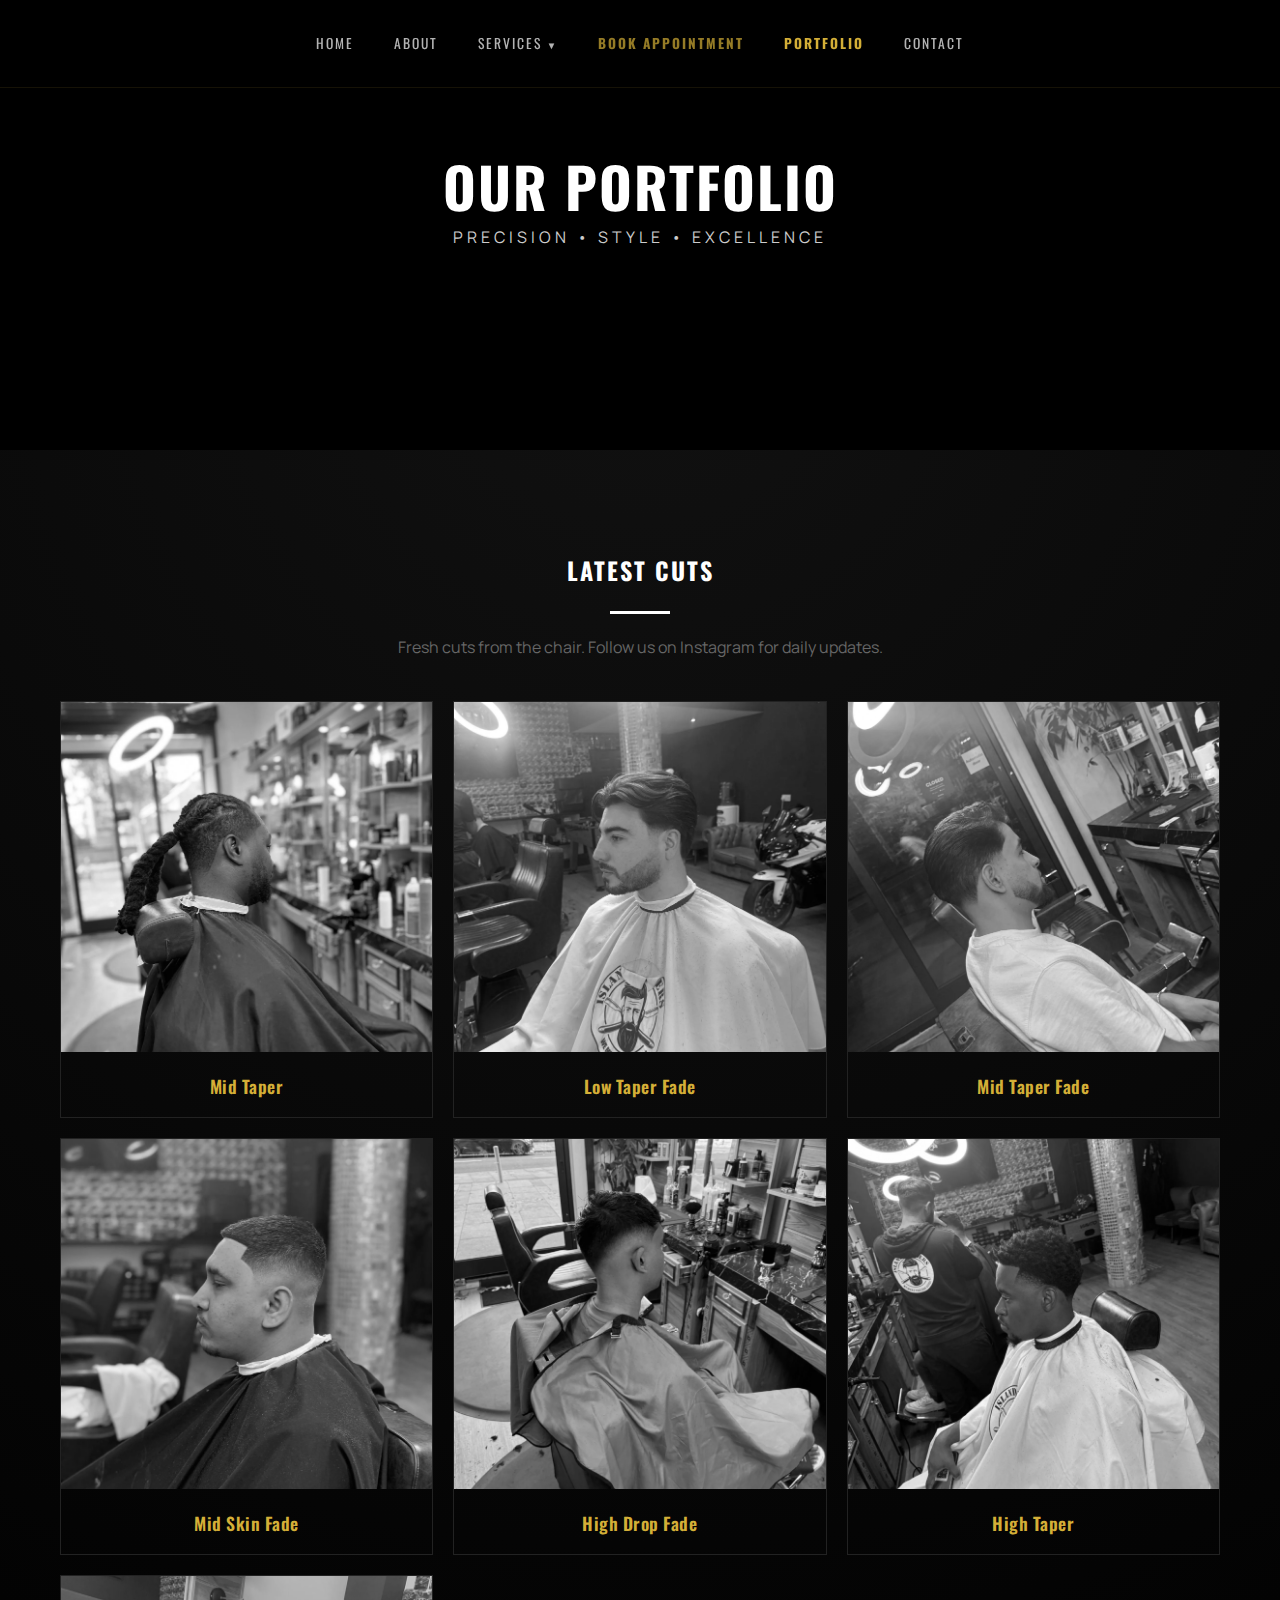
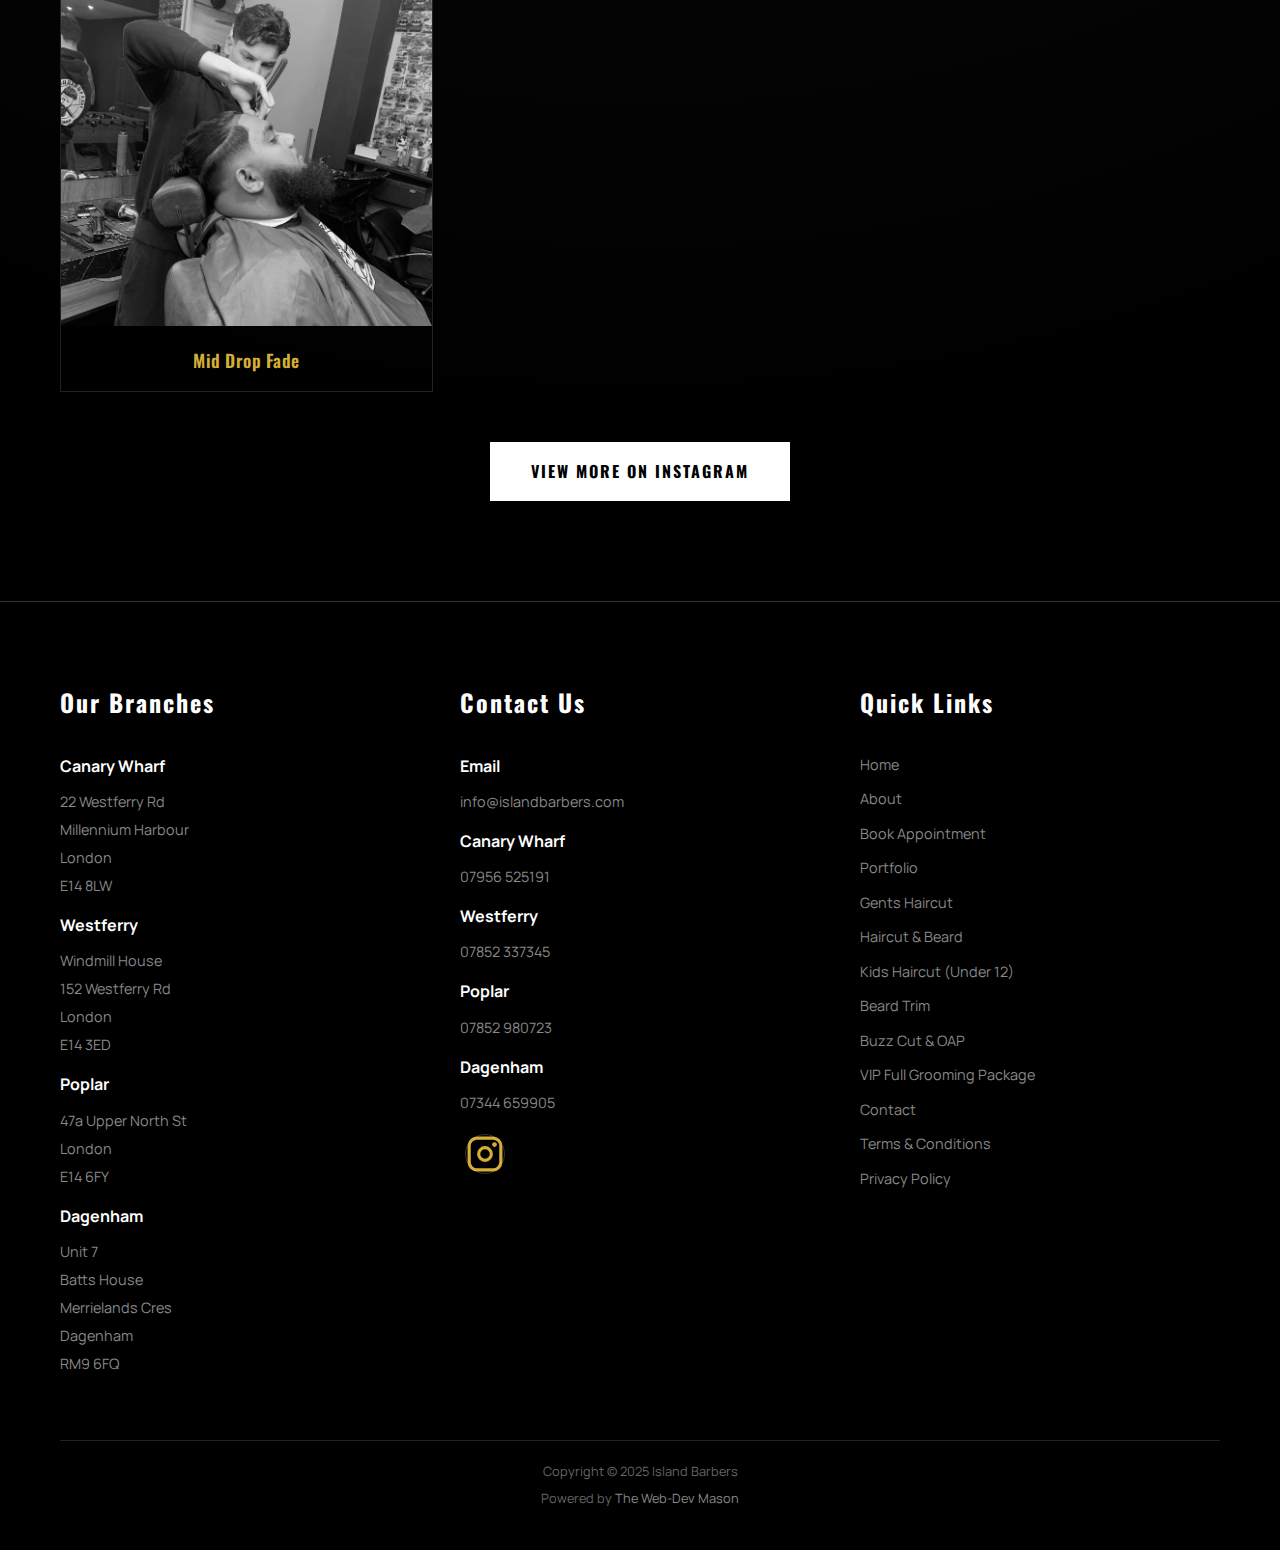
<file: portfolio.html>
<!DOCTYPE html>
<html lang="en">

<head>
    <meta charset="UTF-8">
    <meta name="viewport" content="width=device-width, initial-scale=1.0">
    <title>Portfolio - Island Barbers | Our Work</title>
    <meta name="description"
        content="Check out our latest work at Island Barbers. Sharp fades, classic cuts, and precision beard trims across our London locations.">
    <link rel="stylesheet" href="styles.css">
    <link
        href="https://fonts.googleapis.com/css2?family=Oswald:wght@400;500;700&family=Manrope:wght@300;400;500;700&display=swap"
        rel="stylesheet">
    <link rel="icon" type="image/png" href="Logo.png">
</head>

<body>

    <nav class="navbar">
        <div class="logo">
            <a href="index.html" class="logo-link" style="opacity:0; pointer-events:none;">ISLAND BARBERS</a>
        </div>
        <div class="hamburger" onclick="toggleMobileNav()">
            <div class="bar"></div>
            <div class="bar"></div>
            <div class="bar"></div>
        </div>
        <ul class="nav-links">
            <div class="close-menu-btn" onclick="toggleMobileNav()">×</div>
            <li><a href="index.html">Home</a></li>
            <li><a href="about.html">About</a></li>
            <li class="dropdown">
                <a href="index.html#services" class="dropbtn">Services <i class="fas fa-chevron-down"></i></a>
                <div class="dropdown-content">
                    <a href="services/gents-haircut.html">Gents Haircut</a>
                    <a href="services/haircut-and-beard.html">Haircut & Beard</a>
                    <a href="services/beard-trim.html">Beard Trim</a>
                    <a href="services/kids-haircut.html">Kids Haircut</a>
                    <a href="services/buzz-cut.html">Buzz Cut</a>
                    <a href="services/vip-package.html">VIP Full Grooming Package</a>
                </div>
            </li>
            <li><a href="#" onclick="openModal()" class="booking-link">Book Appointment</a></li>
            <li><a href="portfolio.html" class="active">Portfolio</a></li>
            <li><a href="contact.html">Contact</a></li>
        </ul>
    </nav>

    <section class="hero" style="min-height: 50vh; background-image: url('Barber Portfolio Work Images/6.png');">
        <div class="hero-content">
            <h1>Our Portfolio</h1>
            <p>PRECISION • STYLE • EXCELLENCE</p>
        </div>
    </section>

    <section id="portfolio" class="section-padding">
        <div class="container">
            <h2 class="text-center">Latest Cuts</h2>
            <div class="divider"></div>
            <p class="text-center" style="color:#666; max-width: 600px; margin: 0 auto;">Fresh cuts from the chair.
                Follow us on Instagram for daily updates.</p>

            <div class="portfolio-grid" style="margin-top: 40px;">
                <div class="portfolio-item">
                    <img src="Barber Portfolio Work Images/Mid-taper.png"
                        alt="Mid taper haircut - professional barbering at Island Barbers">
                    <p
                        style="text-align: center; margin-top: 20px; margin-bottom: 15px; font-size: 1.1rem; color: var(--gold); font-weight: 600; text-transform: capitalize; letter-spacing: 0.5px; font-family: 'Oswald', sans-serif;">
                        Mid
                        taper</p>
                </div>
                <div class="portfolio-item">
                    <img src="Barber Portfolio Work Images/Low-taper-fade.png"
                        alt="Low taper fade haircut - expert fade technique">
                    <p
                        style="text-align: center; margin-top: 20px; margin-bottom: 15px; font-size: 1.1rem; color: var(--gold); font-weight: 600; text-transform: capitalize; letter-spacing: 0.5px; font-family: 'Oswald', sans-serif;">
                        Low
                        taper fade</p>
                </div>
                <div class="portfolio-item">
                    <img src="Barber Portfolio Work Images/Mid-taper-fade.png"
                        alt="Mid taper fade haircut - precision barbering">
                    <p
                        style="text-align: center; margin-top: 20px; margin-bottom: 15px; font-size: 1.1rem; color: var(--gold); font-weight: 600; text-transform: capitalize; letter-spacing: 0.5px; font-family: 'Oswald', sans-serif;">
                        Mid
                        taper fade</p>
                </div>
                <div class="portfolio-item">
                    <img src="Barber Portfolio Work Images/Mid-skin-fade.png"
                        alt="Mid skin fade haircut - clean fade styling">
                    <p
                        style="text-align: center; margin-top: 20px; margin-bottom: 15px; font-size: 1.1rem; color: var(--gold); font-weight: 600; text-transform: capitalize; letter-spacing: 0.5px; font-family: 'Oswald', sans-serif;">
                        Mid
                        skin fade</p>
                </div>
                <div class="portfolio-item">
                    <img src="Barber Portfolio Work Images/High-drop-fade.png"
                        alt="High drop fade haircut - modern fade technique">
                    <p
                        style="text-align: center; margin-top: 20px; margin-bottom: 15px; font-size: 1.1rem; color: var(--gold); font-weight: 600; text-transform: capitalize; letter-spacing: 0.5px; font-family: 'Oswald', sans-serif;">
                        High drop fade</p>
                </div>
                <div class="portfolio-item">
                    <img src="Barber Portfolio Work Images/High-taper.png" alt="High taper haircut - sharp taper fade">
                    <p
                        style="text-align: center; margin-top: 20px; margin-bottom: 15px; font-size: 1.1rem; color: var(--gold); font-weight: 600; text-transform: capitalize; letter-spacing: 0.5px; font-family: 'Oswald', sans-serif;">
                        High taper</p>
                </div>
                <div class="portfolio-item">
                    <img src="Barber Portfolio Work Images/Mid-drop-fade.png"
                        alt="Mid drop fade haircut - stylish drop fade">
                    <p
                        style="text-align: center; margin-top: 20px; margin-bottom: 15px; font-size: 1.1rem; color: var(--gold); font-weight: 600; text-transform: capitalize; letter-spacing: 0.5px; font-family: 'Oswald', sans-serif;">
                        Mid
                        drop fade</p>
                </div>
            </div>

            <div class="text-center" style="margin-top: 50px;">
                <a href="https://www.instagram.com/islandbarbers/" target="_blank" class="btn">View More on
                    Instagram</a>
            </div>
        </div>
    </section>

    <footer>
        <div class="container">
            <div class="footer-grid">
                <!-- Column 1: Our Branches -->
                <div class="footer-col">
                    <h3>Our Branches</h3>

                    <h4 style="color: #fff; font-size: 1rem; margin-top: 15px;">Canary Wharf</h4>
                    <p>22 Westferry Rd</p>
                    <p>Millennium Harbour</p>
                    <p>London</p>
                    <p>E14 8LW</p>

                    <h4 style="color: #fff; font-size: 1rem; margin-top: 15px;">Westferry</h4>
                    <p>Windmill House</p>
                    <p>152 Westferry Rd</p>
                    <p>London</p>
                    <p>E14 3ED</p>

                    <h4 style="color: #fff; font-size: 1rem; margin-top: 15px;">Poplar</h4>
                    <p>47a Upper North St</p>
                    <p>London</p>
                    <p>E14 6FY</p>

                    <h4 style="color: #fff; font-size: 1rem; margin-top: 15px;">Dagenham</h4>
                    <p>Unit 7</p>
                    <p>Batts House</p>
                    <p>Merrielands Cres</p>
                    <p>Dagenham</p>
                    <p>RM9 6FQ</p>


                </div>

                <!-- Column 2: Contact Us -->
                <div class="footer-col">
                    <h3>Contact Us</h3>

                    <h4 style="color: #fff; font-size: 1rem; margin-top: 15px;">Email</h4>
                    <p>info@islandbarbers.com</p>

                    <h4 style="color: #fff; font-size: 1rem; margin-top: 15px;">Canary Wharf</h4>
                    <p>07956 525191</p>

                    <h4 style="color: #fff; font-size: 1rem; margin-top: 15px;">Westferry</h4>
                    <p>07852 337345</p>

                    <h4 style="color: #fff; font-size: 1rem; margin-top: 15px;">Poplar</h4>
                    <p>07852 980723</p>

                    <h4 style="color: #fff; font-size: 1rem; margin-top: 15px;">Dagenham</h4>
                    <p>07344 659905</p>

                    <div class="social-links" style="margin-top: 20px;">
                        <a href="https://instagram.com" class="social-icon-link" target="_blank">
                            <svg width="40" height="40" viewBox="0 0 24 24" fill="none"
                                xmlns="http://www.w3.org/2000/svg">
                                <rect x="2" y="2" width="20" height="20" rx="5" stroke="#d4af37" stroke-width="2"
                                    fill="none" />
                                <circle cx="12" cy="12" r="4" stroke="#d4af37" stroke-width="2" fill="none" />
                                <circle cx="18" cy="6" r="1.5" fill="#d4af37" />
                            </svg>
                        </a>
                    </div>
                </div>

                <!-- Column 3: Quick Links -->
                <div class="footer-col">
                    <h3>Quick Links</h3>
                    <ul>
                        <li><a href="index.html">Home</a></li>
                        <li><a href="about.html">About</a></li>
                        <li><a href="#" onclick="openModal()">Book Appointment</a></li>
                        <li><a href="portfolio.html">Portfolio</a></li>

                        <!-- Services Links -->
                        <li style="margin-top: 10px;"><a href="services/gents-haircut.html">Gents Haircut</a></li>
                        <li><a href="services/haircut-and-beard.html">Haircut & Beard</a></li>
                        <li><a href="services/kids-haircut.html">Kids Haircut (Under 12)</a></li>
                        <li><a href="services/beard-trim.html">Beard Trim</a></li>
                        <li><a href="services/buzz-cut.html">Buzz Cut & OAP</a></li>
                        <li><a href="services/vip-package.html">VIP Full Grooming Package</a></li>

                        <li style="margin-top: 10px;"><a href="contact.html">Contact</a></li>
                        <li><a href="terms.html">Terms & Conditions</a></li>
                        <li><a href="privacy.html">Privacy Policy</a></li>
                    </ul>
                </div>
            </div>
            <div class="footer-bottom">
                <p>Copyright © 2025 Island Barbers</p>
                <p style="font-size: 0.8rem; color: #666; margin-top: 5px;">Powered by <a
                        href="https://thewebdevmason.co.uk/" style="color: #888; text-decoration: none;">The Web-Dev
                        Mason</a></p>
            </div>
        </div>
    </footer>

    <div class="mobile-sticky-btn">
        <button onclick="openModal()" class="btn-full-width">Book Appointment</button>
    </div>

    <!-- Reusing existing Modal HTML from index.html via JS or hardcoding it momentarily for consistency -->
    <div id="bookingModal" class="modal-overlay">
        <div class="modal-box">
            <span class="close-btn" onclick="closeModal()">×</span>
            <h2 style="margin-bottom: 20px;">Book Appointment</h2>

            <div id="booking-step-1">
                <div style="margin-bottom: 15px; text-align: left;">
                    <label style="color:#888; font-size: 0.9rem;">Choose Location</label>
                    <select id="locationSelect" onchange="updateBarberList()"
                        style="width: 100%; padding: 12px; background: #111; color: #fff; border: 1px solid #333; margin-top: 5px;">
                        <option value="" disabled selected>Select a Shop</option>
                        <option value="Westferry">Isle of Dogs (Westferry)</option>
                        <option value="Poplar">Poplar (Upper North St)</option>
                        <option value="Essex">Essex (Dagenham)</option>
                    </select>
                </div>

                <div style="margin-bottom: 15px; text-align: left;">
                    <label style="color:#888; font-size: 0.9rem;">Choose Barber</label>
                    <select id="barberSelect" onchange="resetTimeSlot()" disabled
                        style="width: 100%; padding: 12px; background: #111; color: #fff; border: 1px solid #333; margin-top: 5px; opacity: 0.5;">
                        <option>Select Location First</option>
                    </select>
                </div>

                <div style="margin-bottom: 20px; text-align: left;">
                    <label style="color:#888; font-size: 0.9rem;">Choose Date</label>
                    <input type="date" id="dateSelect" onchange="loadAvailability()"
                        style="width: 100%; padding: 12px; background: #111; color: #fff; border: 1px solid #333; margin-top: 5px;">
                </div>

                <p id="loading-text" style="display:none; color: #d4af37;">Checking availability...</p>
                <div id="time-slots"
                    style="display: flex; flex-wrap: wrap; gap: 10px; justify-content: center; margin-bottom: 20px;">
                </div>
            </div>

            <div id="booking-step-2" style="display: none; text-align: left;">
                <h4 id="confirm-details-header" style="color: #fff; margin-bottom: 15px;">Confirm Details</h4>
                <input type="text" id="custName" placeholder="Your Name"
                    style="width: 100%; padding: 12px; margin-bottom: 10px; background: #111; border: 1px solid #333; color: white;">
                <input type="email" id="custEmail" placeholder="Your Email"
                    style="width: 100%; padding: 12px; margin-bottom: 10px; background: #111; border: 1px solid #333; color: white;">
                <input type="tel" id="custPhone" placeholder="Mobile Number"
                    style="width: 100%; padding: 12px; margin-bottom: 20px; background: #111; border: 1px solid #333; color: white;">

                <div style="display: flex; gap: 10px;">
                    <button onclick="backToStep1()" class="btn-outline" style="flex: 1; padding: 12px;">Back</button>
                    <button onclick="finalizeBooking()" class="btn" style="flex: 1; padding: 12px;">Confirm
                        Booking</button>
                </div>
            </div>
        </div>
    </div>

    <div id="statusModal" class="modal-overlay" style="z-index: 4000;">
        <div class="modal-box" style="max-width: 400px; border-color: #333;">
            <div id="statusIcon" style="font-size: 3rem; margin-bottom: 15px;"></div>
            <h3 id="statusTitle" style="font-size: 1.5rem; margin-bottom: 10px;"></h3>
            <p id="statusMessage" style="color: #ccc; margin-bottom: 25px;"></p>
            <button onclick="closeStatusModal()" class="btn" style="width: 100%;">OK</button>
        </div>
    </div>

    <script src="script.js"></script>
    <script>
        function toggleMobileNav() {
            document.querySelector('.nav-links').classList.toggle('active');
            document.body.classList.toggle('menu-open');
        }
    </script>
</body>

</html>
</file>
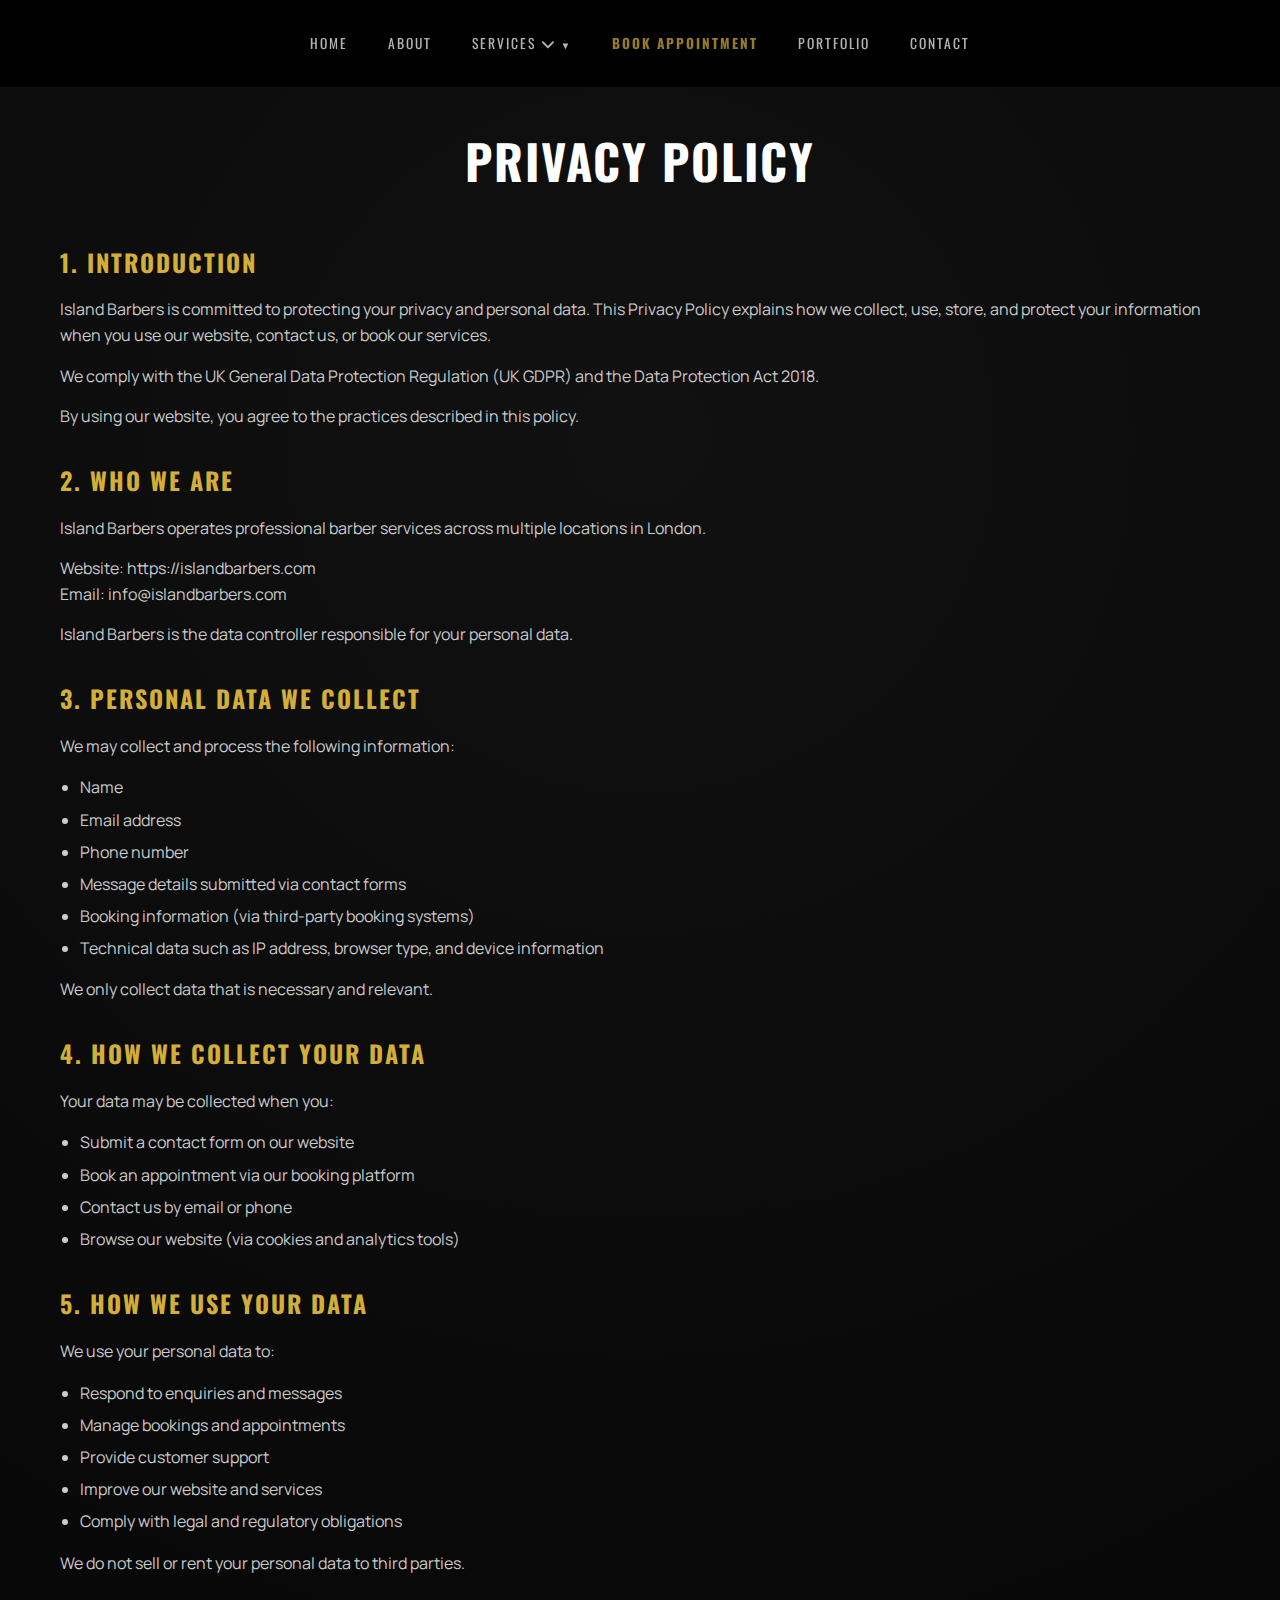
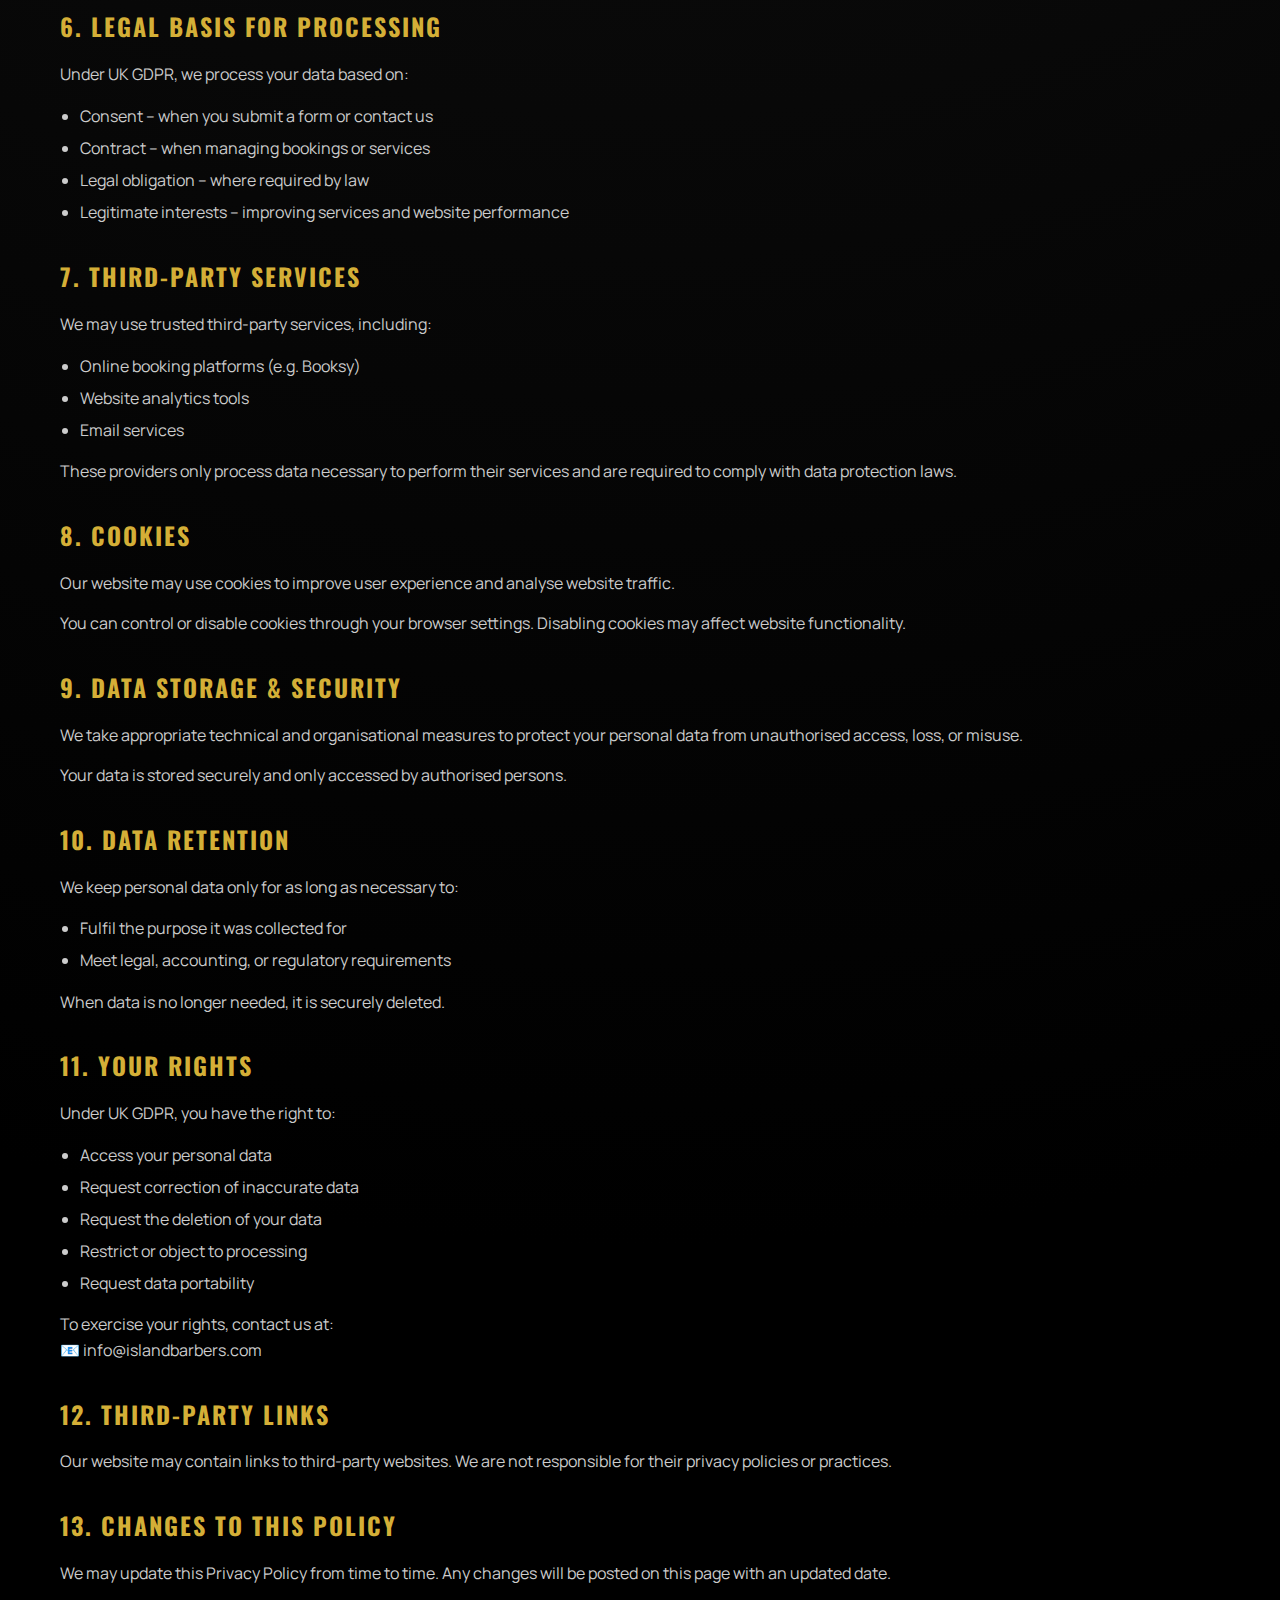
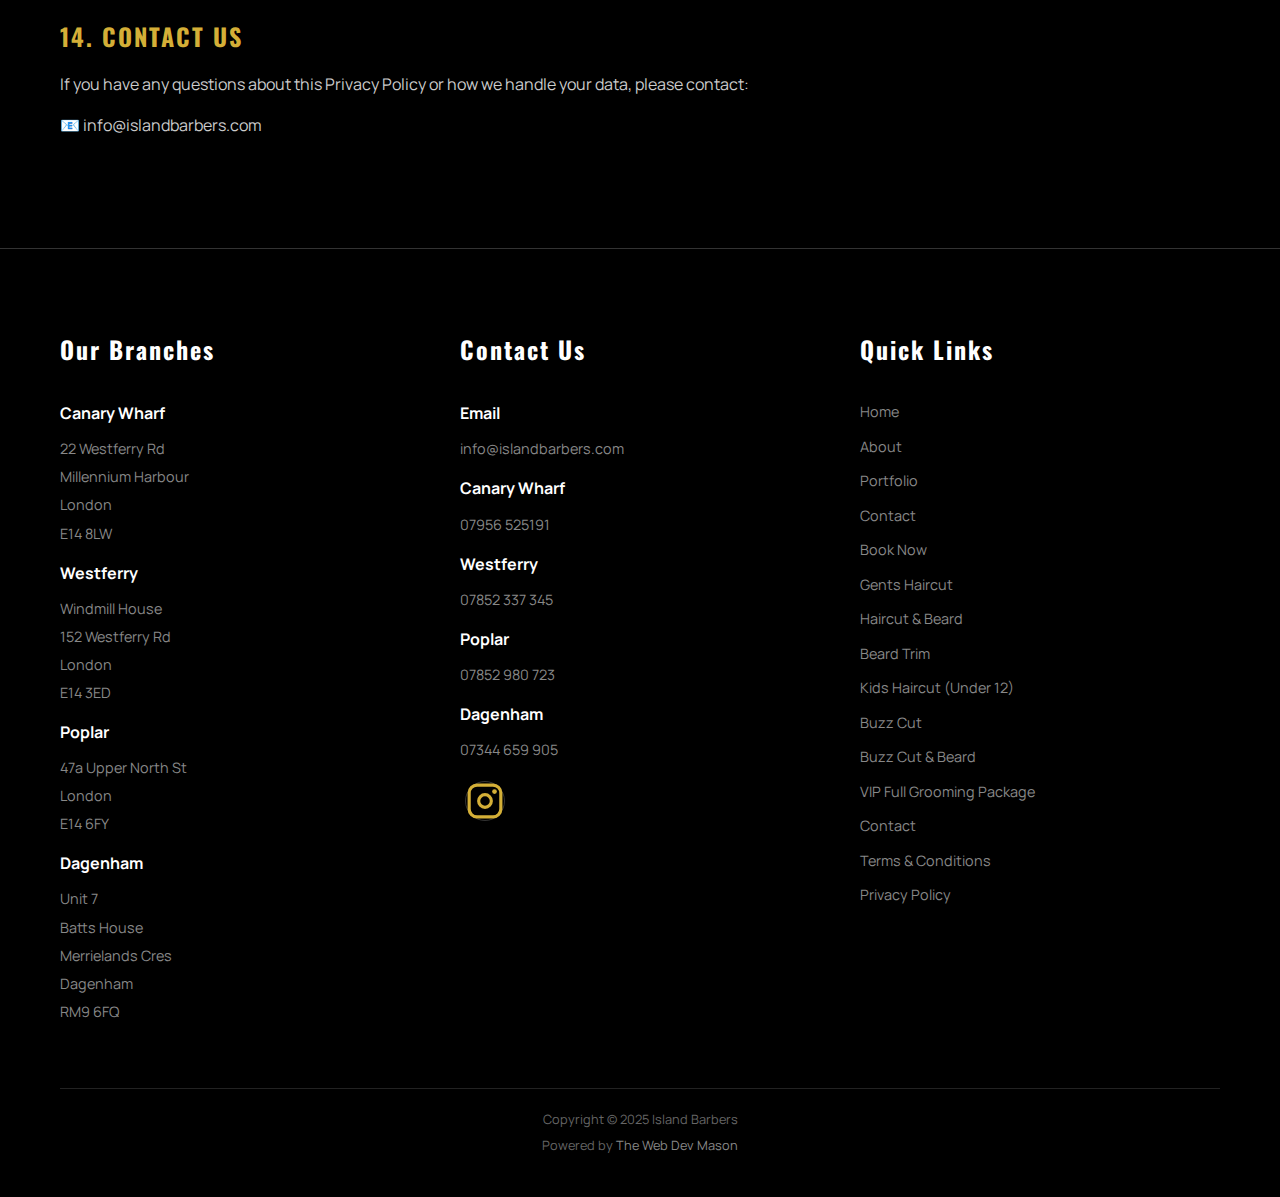
<file: privacy.html>
<!DOCTYPE html>
<html lang="en">

<head>
    <meta charset="UTF-8">
    <meta name="viewport" content="width=device-width, initial-scale=1.0">
    <title>Privacy Policy - Island Barbers</title>
    <meta name="description"
        content="Privacy Policy for Island Barbers. Learn how we collect, use, and protect your personal data in compliance with UK GDPR.">

    <!-- Stylesheets -->
    <link rel="stylesheet" href="styles.css">
    <link rel="stylesheet" href="https://cdnjs.cloudflare.com/ajax/libs/font-awesome/6.4.0/css/all.min.css">
    <link
        href="https://fonts.googleapis.com/css2?family=Oswald:wght@300;400;500;700&family=Manrope:wght@300;400;500;600;700&display=swap"
        rel="stylesheet">

    <style>
        /* Specific Styles for Legal Pages */
        .legal-content {
            padding: 120px 0 80px;
            /* Space for fixed navbar */
            color: #ccc;
        }

        .legal-content h1 {
            color: #fff;
            font-size: 3rem;
            margin-bottom: 40px;
            text-align: center;
        }

        .legal-section {
            margin-bottom: 30px;
        }

        .legal-section h2 {
            color: var(--gold);
            font-size: 1.5rem;
            margin-bottom: 15px;
            font-family: 'Oswald', sans-serif;
        }

        .legal-section p {
            margin-bottom: 15px;
            line-height: 1.6;
        }

        .legal-section ul {
            list-style: disc;
            margin-left: 20px;
            margin-bottom: 15px;
        }

        .legal-section ul li {
            margin-bottom: 5px;
        }
    </style>
</head>

<body id="privacy">

    <!-- Navigation -->
    <nav class="navbar">
        <div class="logo">
            <a href="index.html" class="logo-link" style="opacity:0; pointer-events:none;">ISLAND BARBERS</a>
        </div>
        <div class="hamburger" onclick="toggleMobileNav()">
            <div class="bar"></div>
            <div class="bar"></div>
            <div class="bar"></div>
        </div>
        <ul class="nav-links">
            <div class="close-menu-btn" onclick="toggleMobileNav()">×</div>
            <li><a href="index.html">Home</a></li>
            <li><a href="about.html">About</a></li>
            <li class="dropdown">
                <a href="#services" class="dropbtn">Services <i class="fas fa-chevron-down"></i></a>
                <div class="dropdown-content">
                    <a href="services/gents-haircut.html">Gents Haircut</a>
                    <a href="services/haircut-and-beard.html">Haircut & Beard</a>
                    <a href="services/beard-trim.html">Beard Trim</a>
                    <a href="services/kids-haircut.html">Kids Haircut</a>
                    <a href="services/buzz-cut.html">Buzz Cut</a>
                    <a href="services/vip-package.html">VIP Full Grooming Package</a>
                </div>
            </li>
            <li><a href="#" onclick="openModal()" class="booking-link">Book Appointment</a></li>
            <li><a href="portfolio.html">Portfolio</a></li>
            <li><a href="contact.html">Contact</a></li>
        </ul>
    </nav>

    <!-- Main Content -->
    <section class="legal-content">
        <div class="container">
            <h1>Privacy Policy</h1>

            <div class="legal-section">
                <h2>1. Introduction</h2>
                <p>Island Barbers is committed to protecting your privacy and personal data. This Privacy Policy
                    explains how we collect, use, store, and protect your information when you use our website, contact
                    us, or book our services.</p>
                <p>We comply with the UK General Data Protection Regulation (UK GDPR) and the Data Protection Act 2018.
                </p>
                <p>By using our website, you agree to the practices described in this policy.</p>
            </div>

            <div class="legal-section">
                <h2>2. Who We Are</h2>
                <p>Island Barbers operates professional barber services across multiple locations in London.</p>
                <p>Website: https://islandbarbers.com<br>Email: info@islandbarbers.com</p>
                <p>Island Barbers is the data controller responsible for your personal data.</p>
            </div>

            <div class="legal-section">
                <h2>3. Personal Data We Collect</h2>
                <p>We may collect and process the following information:</p>
                <ul>
                    <li>Name</li>
                    <li>Email address</li>
                    <li>Phone number</li>
                    <li>Message details submitted via contact forms</li>
                    <li>Booking information (via third-party booking systems)</li>
                    <li>Technical data such as IP address, browser type, and device information</li>
                </ul>
                <p>We only collect data that is necessary and relevant.</p>
            </div>

            <div class="legal-section">
                <h2>4. How We Collect Your Data</h2>
                <p>Your data may be collected when you:</p>
                <ul>
                    <li>Submit a contact form on our website</li>
                    <li>Book an appointment via our booking platform</li>
                    <li>Contact us by email or phone</li>
                    <li>Browse our website (via cookies and analytics tools)</li>
                </ul>
            </div>

            <div class="legal-section">
                <h2>5. How We Use Your Data</h2>
                <p>We use your personal data to:</p>
                <ul>
                    <li>Respond to enquiries and messages</li>
                    <li>Manage bookings and appointments</li>
                    <li>Provide customer support</li>
                    <li>Improve our website and services</li>
                    <li>Comply with legal and regulatory obligations</li>
                </ul>
                <p>We do not sell or rent your personal data to third parties.</p>
            </div>

            <div class="legal-section">
                <h2>6. Legal Basis for Processing</h2>
                <p>Under UK GDPR, we process your data based on:</p>
                <ul>
                    <li>Consent – when you submit a form or contact us</li>
                    <li>Contract – when managing bookings or services</li>
                    <li>Legal obligation – where required by law</li>
                    <li>Legitimate interests – improving services and website performance</li>
                </ul>
            </div>

            <div class="legal-section">
                <h2>7. Third-Party Services</h2>
                <p>We may use trusted third-party services, including:</p>
                <ul>
                    <li>Online booking platforms (e.g. Booksy)</li>
                    <li>Website analytics tools</li>
                    <li>Email services</li>
                </ul>
                <p>These providers only process data necessary to perform their services and are required to comply with
                    data protection laws.</p>
            </div>

            <div class="legal-section">
                <h2>8. Cookies</h2>
                <p>Our website may use cookies to improve user experience and analyse website traffic.</p>
                <p>You can control or disable cookies through your browser settings. Disabling cookies may affect
                    website functionality.</p>
            </div>

            <div class="legal-section">
                <h2>9. Data Storage & Security</h2>
                <p>We take appropriate technical and organisational measures to protect your personal data from
                    unauthorised access, loss, or misuse.</p>
                <p>Your data is stored securely and only accessed by authorised persons.</p>
            </div>

            <div class="legal-section">
                <h2>10. Data Retention</h2>
                <p>We keep personal data only for as long as necessary to:</p>
                <ul>
                    <li>Fulfil the purpose it was collected for</li>
                    <li>Meet legal, accounting, or regulatory requirements</li>
                </ul>
                <p>When data is no longer needed, it is securely deleted.</p>
            </div>

            <div class="legal-section">
                <h2>11. Your Rights</h2>
                <p>Under UK GDPR, you have the right to:</p>
                <ul>
                    <li>Access your personal data</li>
                    <li>Request correction of inaccurate data</li>
                    <li>Request the deletion of your data</li>
                    <li>Restrict or object to processing</li>
                    <li>Request data portability</li>
                </ul>
                <p>To exercise your rights, contact us at:<br>📧 info@islandbarbers.com</p>
            </div>

            <div class="legal-section">
                <h2>12. Third-Party Links</h2>
                <p>Our website may contain links to third-party websites. We are not responsible for their privacy
                    policies or practices.</p>
            </div>

            <div class="legal-section">
                <h2>13. Changes to This Policy</h2>
                <p>We may update this Privacy Policy from time to time. Any changes will be posted on this page with an
                    updated date.</p>
            </div>

            <div class="legal-section">
                <h2>14. Contact Us</h2>
                <p>If you have any questions about this Privacy Policy or how we handle your data, please contact:</p>
                <p>📧 info@islandbarbers.com</p>
            </div>
        </div>
    </section>

    <!-- Footer -->
    <footer>
        <div class="container">
            <div class="footer-grid">
                <!-- Column 1: Our Branches -->
                <div class="footer-col">
                    <h3>Our Branches</h3>

                    <h4 style="color: #fff; font-size: 1rem; margin-top: 15px;">Canary Wharf</h4>
                    <p>22 Westferry Rd</p>
                    <p>Millennium Harbour</p>
                    <p>London</p>
                    <p>E14 8LW</p>

                    <h4 style="color: #fff; font-size: 1rem; margin-top: 15px;">Westferry</h4>
                    <p>Windmill House</p>
                    <p>152 Westferry Rd</p>
                    <p>London</p>
                    <p>E14 3ED</p>

                    <h4 style="color: #fff; font-size: 1rem; margin-top: 15px;">Poplar</h4>
                    <p>47a Upper North St</p>
                    <p>London</p>
                    <p>E14 6FY</p>

                    <h4 style="color: #fff; font-size: 1rem; margin-top: 15px;">Dagenham</h4>
                    <p>Unit 7</p>
                    <p>Batts House</p>
                    <p>Merrielands Cres</p>
                    <p>Dagenham</p>
                    <p>RM9 6FQ</p>
                </div>

                <!-- Column 2: Contact Us -->
                <div class="footer-col">
                    <h3>Contact Us</h3>

                    <h4 style="color: #fff; font-size: 1rem; margin-top: 15px;">Email</h4>
                    <p>info@islandbarbers.com</p>

                    <h4 style="color: #fff; font-size: 1rem; margin-top: 15px;">Canary Wharf</h4>
                    <p>07956 525191</p>

                    <h4 style="color: #fff; font-size: 1rem; margin-top: 15px;">Westferry</h4>
                    <p>07852 337 345</p>

                    <h4 style="color: #fff; font-size: 1rem; margin-top: 15px;">Poplar</h4>
                    <p>07852 980 723</p>

                    <h4 style="color: #fff; font-size: 1rem; margin-top: 15px;">Dagenham</h4>
                    <p>07344 659 905</p>

                    <div class="social-links" style="justify-content: flex-start; margin-top: 20px;">
                        <a href="https://instagram.com" class="social-icon-link" target="_blank">
                            <svg width="40" height="40" viewBox="0 0 24 24" fill="none"
                                xmlns="http://www.w3.org/2000/svg">
                                <rect x="2" y="2" width="20" height="20" rx="5" stroke="#d4af37" stroke-width="2"
                                    fill="none" />
                                <circle cx="12" cy="12" r="4" stroke="#d4af37" stroke-width="2" fill="none" />
                                <circle cx="18" cy="6" r="1.5" fill="#d4af37" />
                            </svg>
                        </a>
                    </div>
                </div>

                <!-- Column 3: Quick Links -->
                <div class="footer-col">
                    <h3>Quick Links</h3>
                    <ul>
                        <li><a href="index.html">Home</a></li>
                        <li><a href="about.html">About</a></li>
                        <li><a href="portfolio.html">Portfolio</a></li>
                        <li><a href="contact.html">Contact</a></li>
                        <li><a href="#" class="btn-primary" onclick="openModal()">Book Now</a></li>

                        <!-- Services Links -->
                        <li style="margin-top: 10px;"><a href="services/gents-haircut.html">Gents Haircut</a></li>
                        <li><a href="services/haircut-and-beard.html">Haircut & Beard</a></li>
                        <li><a href="services/beard-trim.html">Beard Trim</a></li>
                        <li><a href="services/kids-haircut.html">Kids Haircut (Under 12)</a></li>
                        <li><a href="services/buzz-cut.html">Buzz Cut</a></li>
                        <li><a href="services/buzz-cut.html">Buzz Cut & Beard</a></li>
                        <li><a href="services/vip-package.html">VIP Full Grooming Package</a></li>

                        <li style="margin-top: 10px;"><a href="contact.html">Contact</a></li>
                        <li><a href="terms.html">Terms & Conditions</a></li>
                        <li><a href="privacy.html">Privacy Policy</a></li>
                    </ul>
                </div>
            </div>
            <div class="footer-bottom">
                <p>Copyright &copy; 2025 Island Barbers</p>
                <p style="font-size: 0.8rem; color: #666; margin-top: 5px;">Powered by <a href="#"
                        style="color: #888; text-decoration: none;">The Web Dev Mason</a></p>
            </div>
        </div>
    </footer>

    <!-- Booking Modal -->
    <div id="bookingModal" class="modal-overlay">
        <div class="modal-box">
            <span class="close-btn" onclick="closeModal()">×</span>
            <h2 style="margin-bottom: 20px;">Book Appointment</h2>

            <div id="booking-step-1">
                <div style="margin-bottom: 15px; text-align: left;">
                    <label style="color:#888; font-size: 0.9rem;">Choose Location</label>
                    <select id="locationSelect" onchange="updateBarberList()"
                        style="width: 100%; padding: 12px; background: #111; color: #fff; border: 1px solid #333; margin-top: 5px;">
                        <option value="" disabled selected>Select a Shop</option>
                        <option value="Westferry">Isle of Dogs (Westferry)</option>
                        <option value="Poplar">Poplar (Upper North St)</option>
                        <option value="Essex">Essex (Dagenham)</option>
                    </select>
                </div>

                <div style="margin-bottom: 15px; text-align: left;">
                    <label style="color:#888; font-size: 0.9rem;">Choose Barber</label>
                    <select id="barberSelect" onchange="resetTimeSlot()" disabled
                        style="width: 100%; padding: 12px; background: #111; color: #fff; border: 1px solid #333; margin-top: 5px; opacity: 0.5;">
                        <option>Select Location First</option>
                    </select>
                </div>

                <div style="margin-bottom: 20px; text-align: left;">
                    <label style="color:#888; font-size: 0.9rem;">Choose Date</label>
                    <input type="date" id="dateSelect" onchange="loadAvailability()"
                        style="width: 100%; padding: 12px; background: #111; color: #fff; border: 1px solid #333; margin-top: 5px;">
                </div>

                <p id="loading-text" style="display:none; color: #d4af37;">Checking availability...</p>
                <div id="time-slots"
                    style="display: flex; flex-wrap: wrap; gap: 10px; justify-content: center; margin-bottom: 20px;">
                </div>
            </div>

            <div id="booking-step-2" style="display: none; text-align: left;">
                <h4 id="confirm-details-header" style="color: #fff; margin-bottom: 15px;">Confirm Details</h4>
                <input type="text" id="custName" placeholder="Your Name"
                    style="width: 100%; padding: 12px; margin-bottom: 10px; background: #111; border: 1px solid #333; color: white;">
                <input type="email" id="custEmail" placeholder="Your Email"
                    style="width: 100%; padding: 12px; margin-bottom: 10px; background: #111; border: 1px solid #333; color: white;">
                <input type="tel" id="custPhone" placeholder="Mobile Number"
                    style="width: 100%; padding: 12px; margin-bottom: 20px; background: #111; border: 1px solid #333; color: white;">

                <div style="display: flex; gap: 10px;">
                    <button onclick="backToStep1()" class="btn-outline" style="flex: 1; padding: 12px;">Back</button>
                    <button onclick="finalizeBooking()" class="btn" style="flex: 1; padding: 12px;">Confirm
                        Booking</button>
                </div>
            </div>
        </div>
    </div>

    <div id="statusModal" class="modal-overlay" style="z-index: 4000;">
        <div class="modal-box" style="max-width: 400px; border-color: #333;">
            <div id="statusIcon" style="font-size: 3rem; margin-bottom: 15px;"></div>
            <h3 id="statusTitle" style="font-size: 1.5rem; margin-bottom: 10px;"></h3>
            <p id="statusMessage" style="color: #ccc; margin-bottom: 25px;"></p>
            <button onclick="closeStatusModal()" class="btn" style="width: 100%;">OK</button>
        </div>
    </div>

    <script src="script.js"></script>
</body>

</html>
</file>
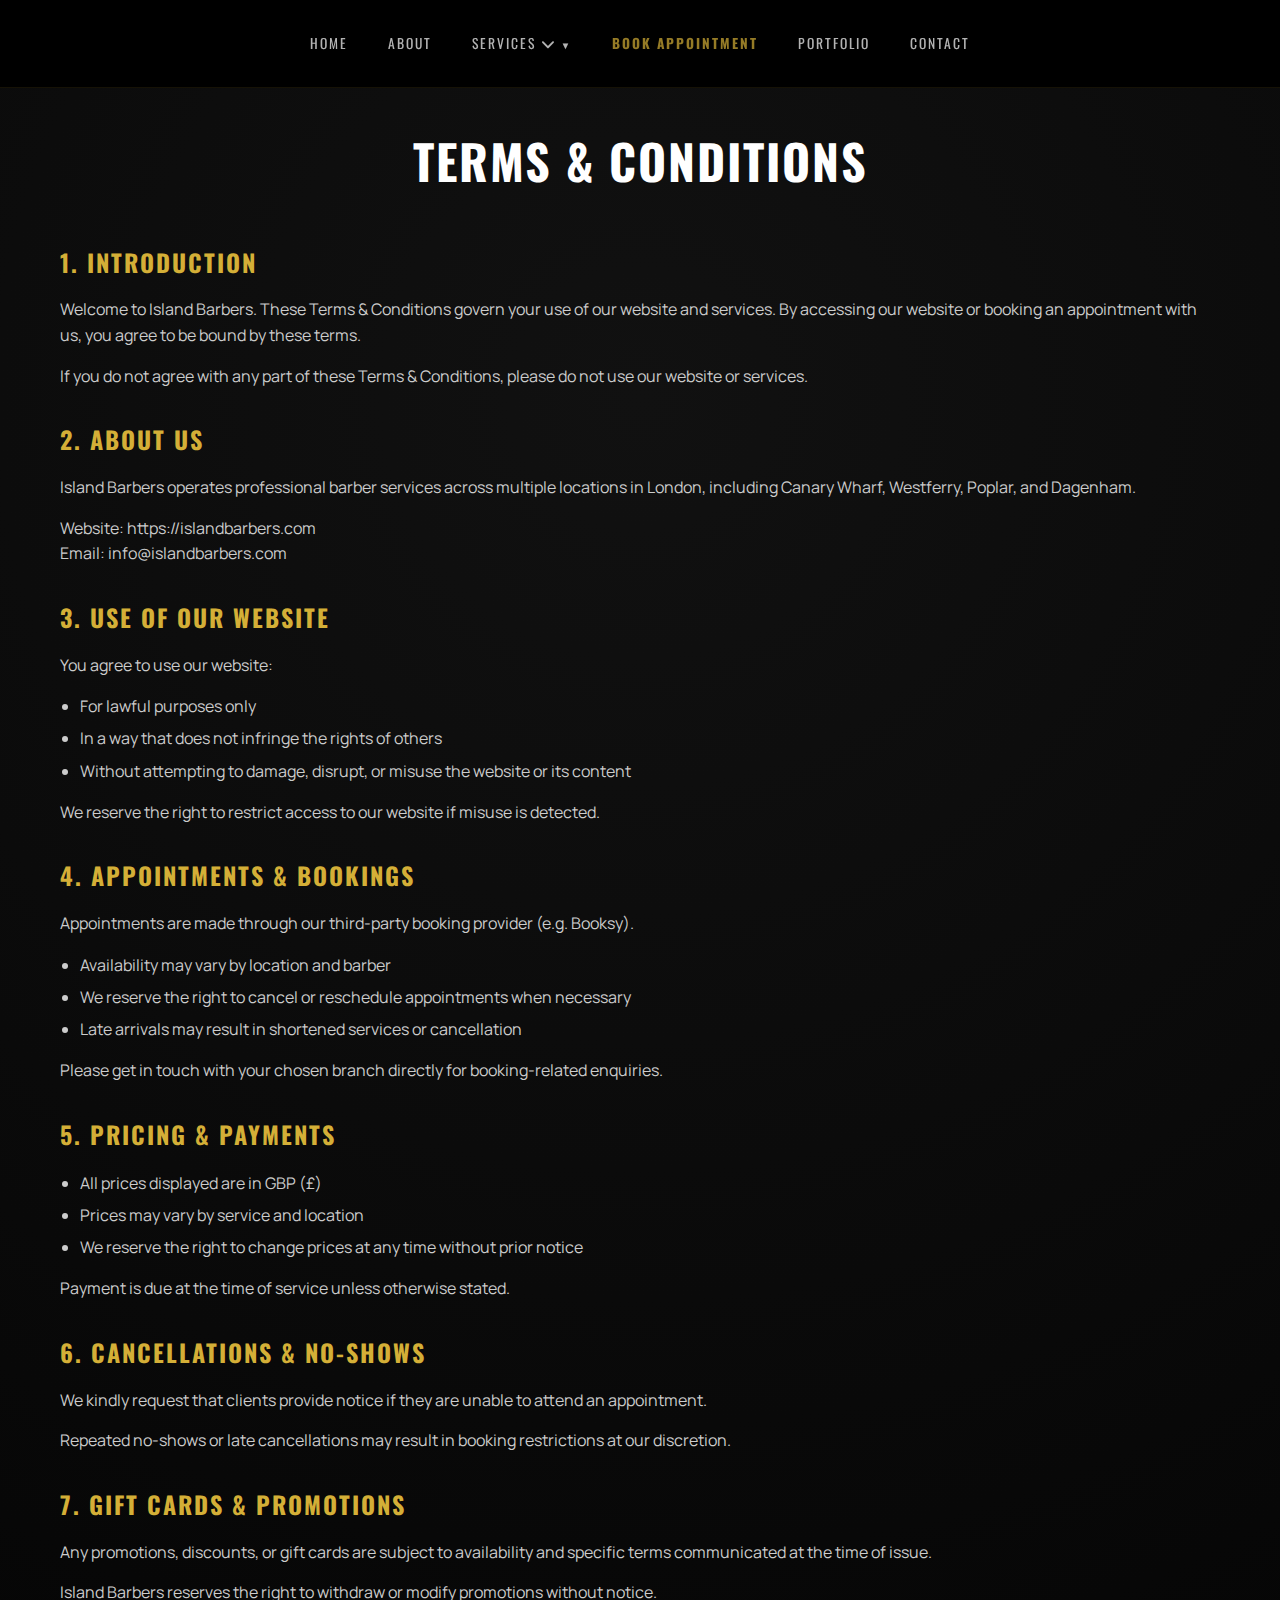
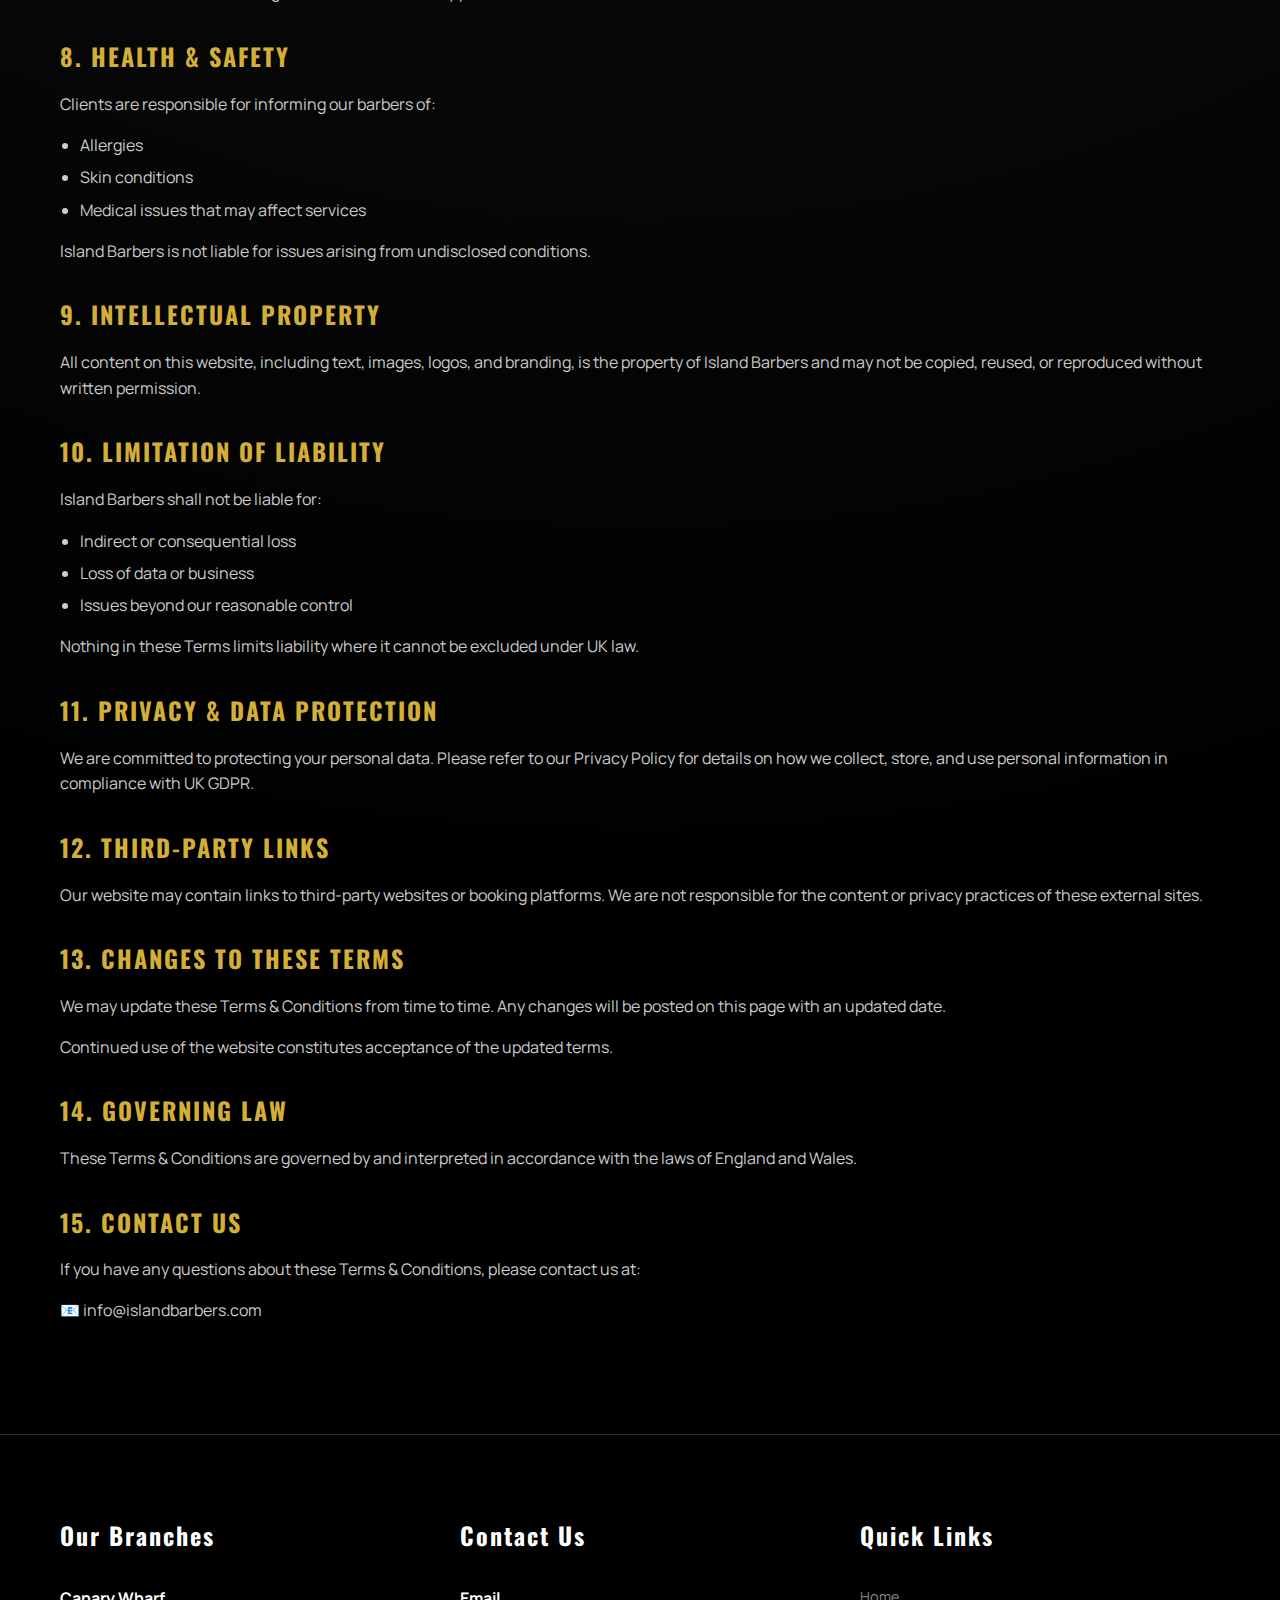
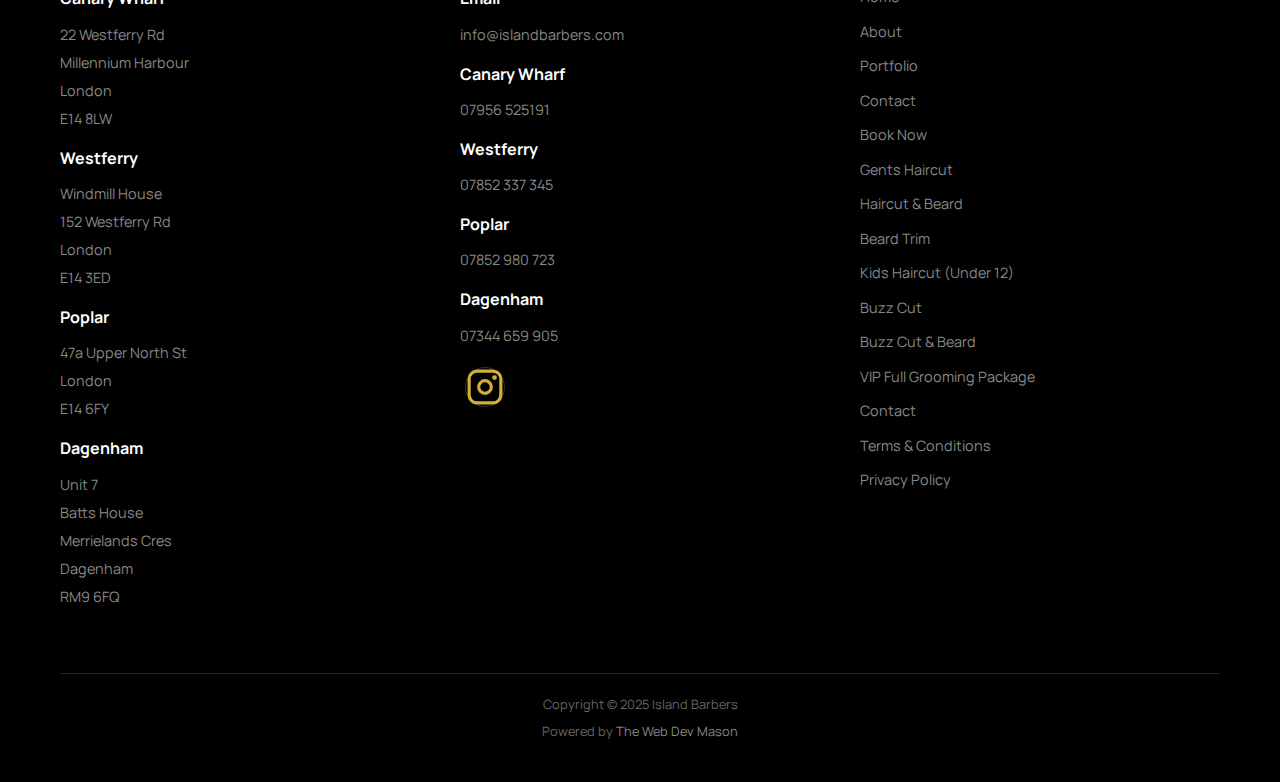
<file: terms.html>
<!DOCTYPE html>
<html lang="en">

<head>
    <meta charset="UTF-8">
    <meta name="viewport" content="width=device-width, initial-scale=1.0">
    <title>Terms & Conditions - Island Barbers</title>
    <meta name="description"
        content="Terms & Conditions for Island Barbers. Read about our usage policies, booking rules, and liability information.">

    <!-- Stylesheets -->
    <link rel="stylesheet" href="styles.css">
    <link rel="stylesheet" href="https://cdnjs.cloudflare.com/ajax/libs/font-awesome/6.4.0/css/all.min.css">
    <link
        href="https://fonts.googleapis.com/css2?family=Oswald:wght@300;400;500;700&family=Manrope:wght@300;400;500;600;700&display=swap"
        rel="stylesheet">

    <style>
        /* Specific Styles for Legal Pages */
        .legal-content {
            padding: 120px 0 80px;
            /* Space for fixed navbar */
            color: #ccc;
        }

        .legal-content h1 {
            color: #fff;
            font-size: 3rem;
            margin-bottom: 40px;
            text-align: center;
        }

        .legal-section {
            margin-bottom: 30px;
        }

        .legal-section h2 {
            color: var(--gold);
            font-size: 1.5rem;
            margin-bottom: 15px;
            font-family: 'Oswald', sans-serif;
        }

        .legal-section p {
            margin-bottom: 15px;
            line-height: 1.6;
        }

        .legal-section ul {
            list-style: disc;
            margin-left: 20px;
            margin-bottom: 15px;
        }

        .legal-section ul li {
            margin-bottom: 5px;
        }
    </style>
</head>

<body id="terms">

    <!-- Navigation -->
    <nav class="navbar">
        <div class="logo">
            <a href="index.html" class="logo-link" style="opacity:0; pointer-events:none;">ISLAND BARBERS</a>
        </div>
        <div class="hamburger" onclick="toggleMobileNav()">
            <div class="bar"></div>
            <div class="bar"></div>
            <div class="bar"></div>
        </div>
        <ul class="nav-links">
            <div class="close-menu-btn" onclick="toggleMobileNav()">×</div>
            <li><a href="index.html">Home</a></li>
            <li><a href="about.html">About</a></li>
            <li class="dropdown">
                <a href="#services" class="dropbtn">Services <i class="fas fa-chevron-down"></i></a>
                <div class="dropdown-content">
                    <a href="services/gents-haircut.html">Gents Haircut</a>
                    <a href="services/haircut-and-beard.html">Haircut & Beard</a>
                    <a href="services/beard-trim.html">Beard Trim</a>
                    <a href="services/kids-haircut.html">Kids Haircut</a>
                    <a href="services/buzz-cut.html">Buzz Cut</a>
                    <a href="services/vip-package.html">VIP Full Grooming Package</a>
                </div>
            </li>
            <li><a href="#" onclick="openModal()" class="booking-link">Book Appointment</a></li>
            <li><a href="portfolio.html">Portfolio</a></li>
            <li><a href="contact.html">Contact</a></li>
        </ul>
    </nav>

    <!-- Main Content -->
    <section class="legal-content">
        <div class="container">
            <h1>Terms & Conditions</h1>

            <div class="legal-section">
                <h2>1. Introduction</h2>
                <p>Welcome to Island Barbers. These Terms & Conditions govern your use of our website and services. By
                    accessing our website or booking an appointment with us, you agree to be bound by these terms.</p>
                <p>If you do not agree with any part of these Terms & Conditions, please do not use our website or
                    services.</p>
            </div>

            <div class="legal-section">
                <h2>2. About Us</h2>
                <p>Island Barbers operates professional barber services across multiple locations in London, including
                    Canary Wharf, Westferry, Poplar, and Dagenham.</p>
                <p>Website: https://islandbarbers.com<br>Email: info@islandbarbers.com</p>
            </div>

            <div class="legal-section">
                <h2>3. Use of Our Website</h2>
                <p>You agree to use our website:</p>
                <ul>
                    <li>For lawful purposes only</li>
                    <li>In a way that does not infringe the rights of others</li>
                    <li>Without attempting to damage, disrupt, or misuse the website or its content</li>
                </ul>
                <p>We reserve the right to restrict access to our website if misuse is detected.</p>
            </div>

            <div class="legal-section">
                <h2>4. Appointments & Bookings</h2>
                <p>Appointments are made through our third-party booking provider (e.g. Booksy).</p>
                <ul>
                    <li>Availability may vary by location and barber</li>
                    <li>We reserve the right to cancel or reschedule appointments when necessary</li>
                    <li>Late arrivals may result in shortened services or cancellation</li>
                </ul>
                <p>Please get in touch with your chosen branch directly for booking-related enquiries.</p>
            </div>

            <div class="legal-section">
                <h2>5. Pricing & Payments</h2>
                <ul>
                    <li>All prices displayed are in GBP (£)</li>
                    <li>Prices may vary by service and location</li>
                    <li>We reserve the right to change prices at any time without prior notice</li>
                </ul>
                <p>Payment is due at the time of service unless otherwise stated.</p>
            </div>

            <div class="legal-section">
                <h2>6. Cancellations & No-Shows</h2>
                <p>We kindly request that clients provide notice if they are unable to attend an appointment.</p>
                <p>Repeated no-shows or late cancellations may result in booking restrictions at our discretion.</p>
            </div>

            <div class="legal-section">
                <h2>7. Gift Cards & Promotions</h2>
                <p>Any promotions, discounts, or gift cards are subject to availability and specific terms communicated
                    at the time of issue.</p>
                <p>Island Barbers reserves the right to withdraw or modify promotions without notice.</p>
            </div>

            <div class="legal-section">
                <h2>8. Health & Safety</h2>
                <p>Clients are responsible for informing our barbers of:</p>
                <ul>
                    <li>Allergies</li>
                    <li>Skin conditions</li>
                    <li>Medical issues that may affect services</li>
                </ul>
                <p>Island Barbers is not liable for issues arising from undisclosed conditions.</p>
            </div>

            <div class="legal-section">
                <h2>9. Intellectual Property</h2>
                <p>All content on this website, including text, images, logos, and branding, is the property of Island
                    Barbers and may not be copied, reused, or reproduced without written permission.</p>
            </div>

            <div class="legal-section">
                <h2>10. Limitation of Liability</h2>
                <p>Island Barbers shall not be liable for:</p>
                <ul>
                    <li>Indirect or consequential loss</li>
                    <li>Loss of data or business</li>
                    <li>Issues beyond our reasonable control</li>
                </ul>
                <p>Nothing in these Terms limits liability where it cannot be excluded under UK law.</p>
            </div>

            <div class="legal-section">
                <h2>11. Privacy & Data Protection</h2>
                <p>We are committed to protecting your personal data. Please refer to our Privacy Policy for details on
                    how we collect, store, and use personal information in compliance with UK GDPR.</p>
            </div>

            <div class="legal-section">
                <h2>12. Third-Party Links</h2>
                <p>Our website may contain links to third-party websites or booking platforms. We are not responsible
                    for the content or privacy practices of these external sites.</p>
            </div>

            <div class="legal-section">
                <h2>13. Changes to These Terms</h2>
                <p>We may update these Terms & Conditions from time to time. Any changes will be posted on this page
                    with an updated date.</p>
                <p>Continued use of the website constitutes acceptance of the updated terms.</p>
            </div>

            <div class="legal-section">
                <h2>14. Governing Law</h2>
                <p>These Terms & Conditions are governed by and interpreted in accordance with the laws of England and
                    Wales.</p>
            </div>

            <div class="legal-section">
                <h2>15. Contact Us</h2>
                <p>If you have any questions about these Terms & Conditions, please contact us at:</p>
                <p>📧 info@islandbarbers.com</p>
            </div>
        </div>
    </section>

    <!-- Footer -->
    <footer>
        <div class="container">
            <div class="footer-grid">
                <!-- Column 1: Our Branches -->
                <div class="footer-col">
                    <h3>Our Branches</h3>

                    <h4 style="color: #fff; font-size: 1rem; margin-top: 15px;">Canary Wharf</h4>
                    <p>22 Westferry Rd</p>
                    <p>Millennium Harbour</p>
                    <p>London</p>
                    <p>E14 8LW</p>

                    <h4 style="color: #fff; font-size: 1rem; margin-top: 15px;">Westferry</h4>
                    <p>Windmill House</p>
                    <p>152 Westferry Rd</p>
                    <p>London</p>
                    <p>E14 3ED</p>

                    <h4 style="color: #fff; font-size: 1rem; margin-top: 15px;">Poplar</h4>
                    <p>47a Upper North St</p>
                    <p>London</p>
                    <p>E14 6FY</p>

                    <h4 style="color: #fff; font-size: 1rem; margin-top: 15px;">Dagenham</h4>
                    <p>Unit 7</p>
                    <p>Batts House</p>
                    <p>Merrielands Cres</p>
                    <p>Dagenham</p>
                    <p>RM9 6FQ</p>
                </div>

                <!-- Column 2: Contact Us -->
                <div class="footer-col">
                    <h3>Contact Us</h3>

                    <h4 style="color: #fff; font-size: 1rem; margin-top: 15px;">Email</h4>
                    <p>info@islandbarbers.com</p>

                    <h4 style="color: #fff; font-size: 1rem; margin-top: 15px;">Canary Wharf</h4>
                    <p>07956 525191</p>

                    <h4 style="color: #fff; font-size: 1rem; margin-top: 15px;">Westferry</h4>
                    <p>07852 337 345</p>

                    <h4 style="color: #fff; font-size: 1rem; margin-top: 15px;">Poplar</h4>
                    <p>07852 980 723</p>

                    <h4 style="color: #fff; font-size: 1rem; margin-top: 15px;">Dagenham</h4>
                    <p>07344 659 905</p>

                    <div class="social-links" style="justify-content: flex-start; margin-top: 20px;">
                        <a href="https://instagram.com" class="social-icon-link" target="_blank">
                            <svg width="40" height="40" viewBox="0 0 24 24" fill="none"
                                xmlns="http://www.w3.org/2000/svg">
                                <rect x="2" y="2" width="20" height="20" rx="5" stroke="#d4af37" stroke-width="2"
                                    fill="none" />
                                <circle cx="12" cy="12" r="4" stroke="#d4af37" stroke-width="2" fill="none" />
                                <circle cx="18" cy="6" r="1.5" fill="#d4af37" />
                            </svg>
                        </a>
                    </div>
                </div>

                <!-- Column 3: Quick Links -->
                <div class="footer-col">
                    <h3>Quick Links</h3>
                    <ul>
                        <li><a href="index.html">Home</a></li>
                        <li><a href="about.html">About</a></li>
                        <li><a href="portfolio.html">Portfolio</a></li>
                        <li><a href="contact.html">Contact</a></li>
                        <li><a href="#" class="btn-primary" onclick="openModal()">Book Now</a></li>

                        <!-- Services Links -->
                        <li style="margin-top: 10px;"><a href="services/gents-haircut.html">Gents Haircut</a></li>
                        <li><a href="services/haircut-and-beard.html">Haircut & Beard</a></li>
                        <li><a href="services/beard-trim.html">Beard Trim</a></li>
                        <li><a href="services/kids-haircut.html">Kids Haircut (Under 12)</a></li>
                        <li><a href="services/buzz-cut.html">Buzz Cut</a></li>
                        <li><a href="services/buzz-cut.html">Buzz Cut & Beard</a></li>
                        <li><a href="services/vip-package.html">VIP Full Grooming Package</a></li>

                        <li style="margin-top: 10px;"><a href="contact.html">Contact</a></li>
                        <li><a href="terms.html">Terms & Conditions</a></li>
                        <li><a href="privacy.html">Privacy Policy</a></li>
                    </ul>
                </div>
            </div>
            <div class="footer-bottom">
                <p>Copyright &copy; 2025 Island Barbers</p>
                <p style="font-size: 0.8rem; color: #666; margin-top: 5px;">Powered by <a href="#"
                        style="color: #888; text-decoration: none;">The Web Dev Mason</a></p>
            </div>
        </div>
    </footer>

    <!-- Booking Modal -->
    <div id="bookingModal" class="modal-overlay">
        <div class="modal-box">
            <span class="close-btn" onclick="closeModal()">×</span>
            <h2 style="margin-bottom: 20px;">Book Appointment</h2>

            <div id="booking-step-1">
                <div style="margin-bottom: 15px; text-align: left;">
                    <label style="color:#888; font-size: 0.9rem;">Choose Location</label>
                    <select id="locationSelect" onchange="updateBarberList()"
                        style="width: 100%; padding: 12px; background: #111; color: #fff; border: 1px solid #333; margin-top: 5px;">
                        <option value="" disabled selected>Select a Shop</option>
                        <option value="Westferry">Isle of Dogs (Westferry)</option>
                        <option value="Poplar">Poplar (Upper North St)</option>
                        <option value="Essex">Essex (Dagenham)</option>
                    </select>
                </div>

                <div style="margin-bottom: 15px; text-align: left;">
                    <label style="color:#888; font-size: 0.9rem;">Choose Barber</label>
                    <select id="barberSelect" onchange="resetTimeSlot()" disabled
                        style="width: 100%; padding: 12px; background: #111; color: #fff; border: 1px solid #333; margin-top: 5px; opacity: 0.5;">
                        <option>Select Location First</option>
                    </select>
                </div>

                <div style="margin-bottom: 20px; text-align: left;">
                    <label style="color:#888; font-size: 0.9rem;">Choose Date</label>
                    <input type="date" id="dateSelect" onchange="loadAvailability()"
                        style="width: 100%; padding: 12px; background: #111; color: #fff; border: 1px solid #333; margin-top: 5px;">
                </div>

                <p id="loading-text" style="display:none; color: #d4af37;">Checking availability...</p>
                <div id="time-slots"
                    style="display: flex; flex-wrap: wrap; gap: 10px; justify-content: center; margin-bottom: 20px;">
                </div>
            </div>

            <div id="booking-step-2" style="display: none; text-align: left;">
                <h4 id="confirm-details-header" style="color: #fff; margin-bottom: 15px;">Confirm Details</h4>
                <input type="text" id="custName" placeholder="Your Name"
                    style="width: 100%; padding: 12px; margin-bottom: 10px; background: #111; border: 1px solid #333; color: white;">
                <input type="email" id="custEmail" placeholder="Your Email"
                    style="width: 100%; padding: 12px; margin-bottom: 10px; background: #111; border: 1px solid #333; color: white;">
                <input type="tel" id="custPhone" placeholder="Mobile Number"
                    style="width: 100%; padding: 12px; margin-bottom: 20px; background: #111; border: 1px solid #333; color: white;">

                <div style="display: flex; gap: 10px;">
                    <button onclick="backToStep1()" class="btn-outline" style="flex: 1; padding: 12px;">Back</button>
                    <button onclick="finalizeBooking()" class="btn" style="flex: 1; padding: 12px;">Confirm
                        Booking</button>
                </div>
            </div>
        </div>
    </div>

    <div id="statusModal" class="modal-overlay" style="z-index: 4000;">
        <div class="modal-box" style="max-width: 400px; border-color: #333;">
            <div id="statusIcon" style="font-size: 3rem; margin-bottom: 15px;"></div>
            <h3 id="statusTitle" style="font-size: 1.5rem; margin-bottom: 10px;"></h3>
            <p id="statusMessage" style="color: #ccc; margin-bottom: 25px;"></p>
            <button onclick="closeStatusModal()" class="btn" style="width: 100%;">OK</button>
        </div>
    </div>

    <script src="script.js"></script>
</body>

</html>
</file>
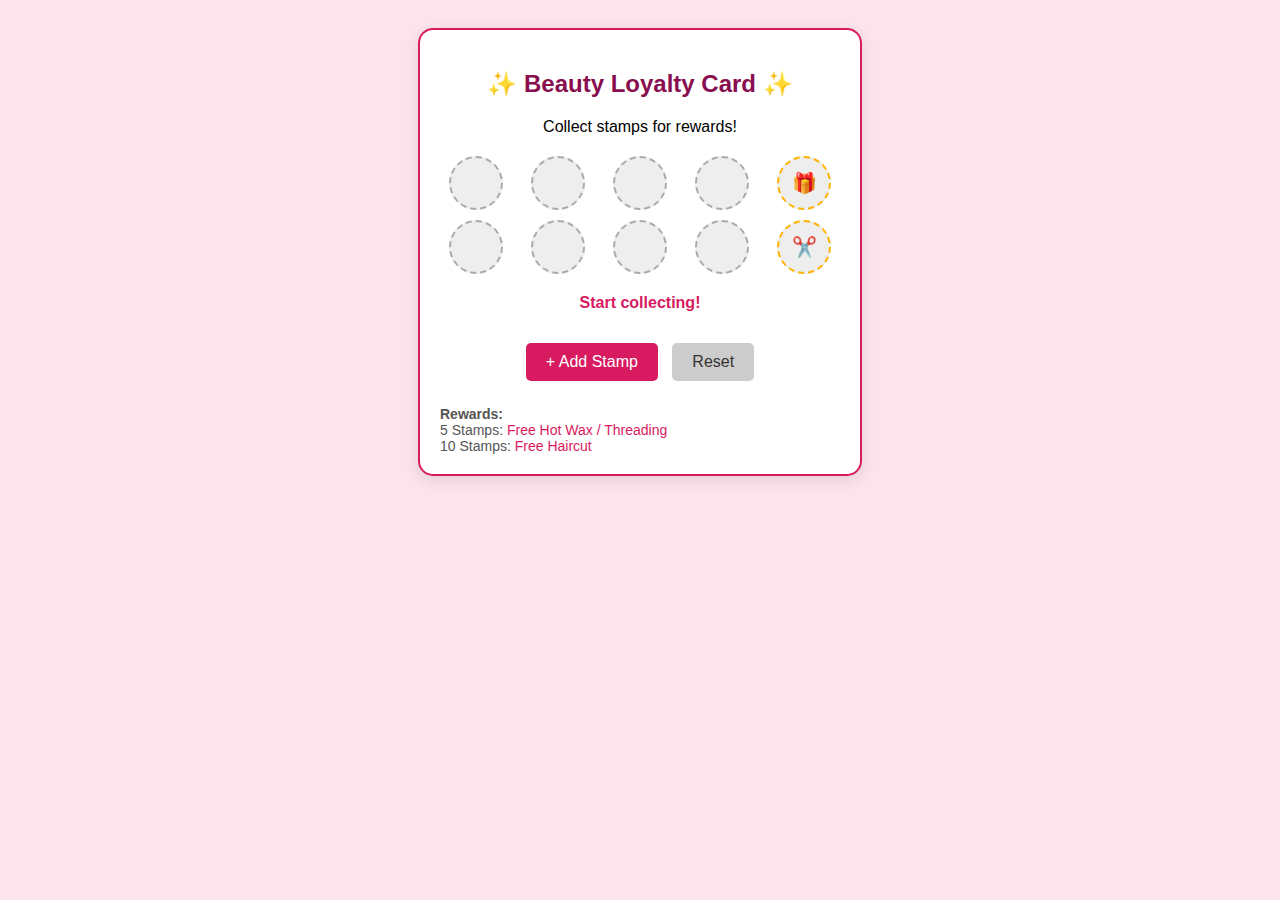
<file: test.html>
<!DOCTYPE html>
<html lang="en">
<head>
    <meta charset="UTF-8">
    <meta name="viewport" content="width=device-width, initial-scale=1.0">
    <title>Salon Loyalty Card</title>
    <style>
        body { font-family: 'Helvetica Neue', sans-serif; text-align: center; background-color: #fce4ec; padding: 20px; }
        .card {
            background: white; max-width: 400px; margin: 0 auto; padding: 20px;
            border-radius: 15px; box-shadow: 0 4px 15px rgba(0,0,0,0.1); border: 2px solid #d81b60;
        }
        h2 { color: #880e4f; }
        .stamps-container { display: grid; grid-template-columns: repeat(5, 1fr); gap: 10px; margin: 20px 0; }
        .stamp {
            height: 50px; width: 50px; background-color: #eee; border-radius: 50%;
            display: flex; align-items: center; justify-content: center; margin: 0 auto;
            border: 2px dashed #aaa; font-size: 20px; color: white; transition: all 0.3s;
        }
        .stamp.filled { background-color: #d81b60; border: 2px solid #d81b60; }
        
        /* Special Markers */
        .stamp:nth-child(5) { border-color: #ffb300; } 
        .stamp:nth-child(10) { border-color: #ffb300; }

        .controls { margin-top: 20px; }
        button {
            padding: 10px 20px; font-size: 16px; border: none; border-radius: 5px; cursor: pointer; margin: 5px;
        }
        .btn-add { background-color: #d81b60; color: white; }
        .btn-reset { background-color: #ccc; color: #333; }
        
        .message { margin-top: 15px; font-weight: bold; color: #d81b60; min-height: 24px; }
        .reward-badge { display:none; background: #ffb300; color: #fff; padding: 5px; border-radius: 4px; font-size: 12px; margin-top:5px;}
    </style>
</head>
<body>

<div class="card">
    <h2>✨ Beauty Loyalty Card ✨</h2>
    <p>Collect stamps for rewards!</p>
    
    <div class="stamps-container" id="grid">
        </div>

    <div class="message" id="statusMsg">Start collecting!</div>

    <div class="controls">
        <button class="btn-add" onclick="addStamp()">+ Add Stamp</button>
        <button class="btn-reset" onclick="resetCard()">Reset</button>
    </div>
    
    <div style="margin-top: 20px; text-align: left; font-size: 14px; color: #555;">
        <strong>Rewards:</strong><br>
        5 Stamps: <span style="color:#d81b60">Free Hot Wax / Threading</span><br>
        10 Stamps: <span style="color:#d81b60">Free Haircut</span>
    </div>
</div>

<script>
    let currentStamps = 0;
    const maxStamps = 10;
    const grid = document.getElementById('grid');
    const msg = document.getElementById('statusMsg');

    // Initialize Grid
    function initGrid() {
        grid.innerHTML = '';
        for (let i = 1; i <= maxStamps; i++) {
            let div = document.createElement('div');
            div.className = 'stamp';
            div.id = 'stamp-' + i;
            if (i === 5) div.innerHTML = '🎁'; // 5th stamp icon
            if (i === 10) div.innerHTML = '✂️'; // 10th stamp icon
            grid.appendChild(div);
        }
    }

    function addStamp() {
        if (currentStamps < maxStamps) {
            currentStamps++;
            document.getElementById('stamp-' + currentStamps).classList.add('filled');
            document.getElementById('stamp-' + currentStamps).innerHTML = '✓';
            
            checkRewards();
        }
    }

    function checkRewards() {
        if (currentStamps === 5) {
            msg.innerText = "🎉 REWARD UNLOCKED: Free Hot Wax/Threading!";
            alert("Customer has earned a Free Hot Wax or Threading!");
        } else if (currentStamps === 10) {
            msg.innerText = "🎉 REWARD UNLOCKED: Free Haircut!";
            alert("Customer has earned a Free Haircut! Card is full.");
        } else {
            msg.innerText = `${currentStamps} stamps collected.`;
        }
    }

    function resetCard() {
        if(confirm("Reset this card to zero?")) {
            currentStamps = 0;
            msg.innerText = "Start collecting!";
            initGrid();
        }
    }

    initGrid();
</script>

</body>
</html>
</file>
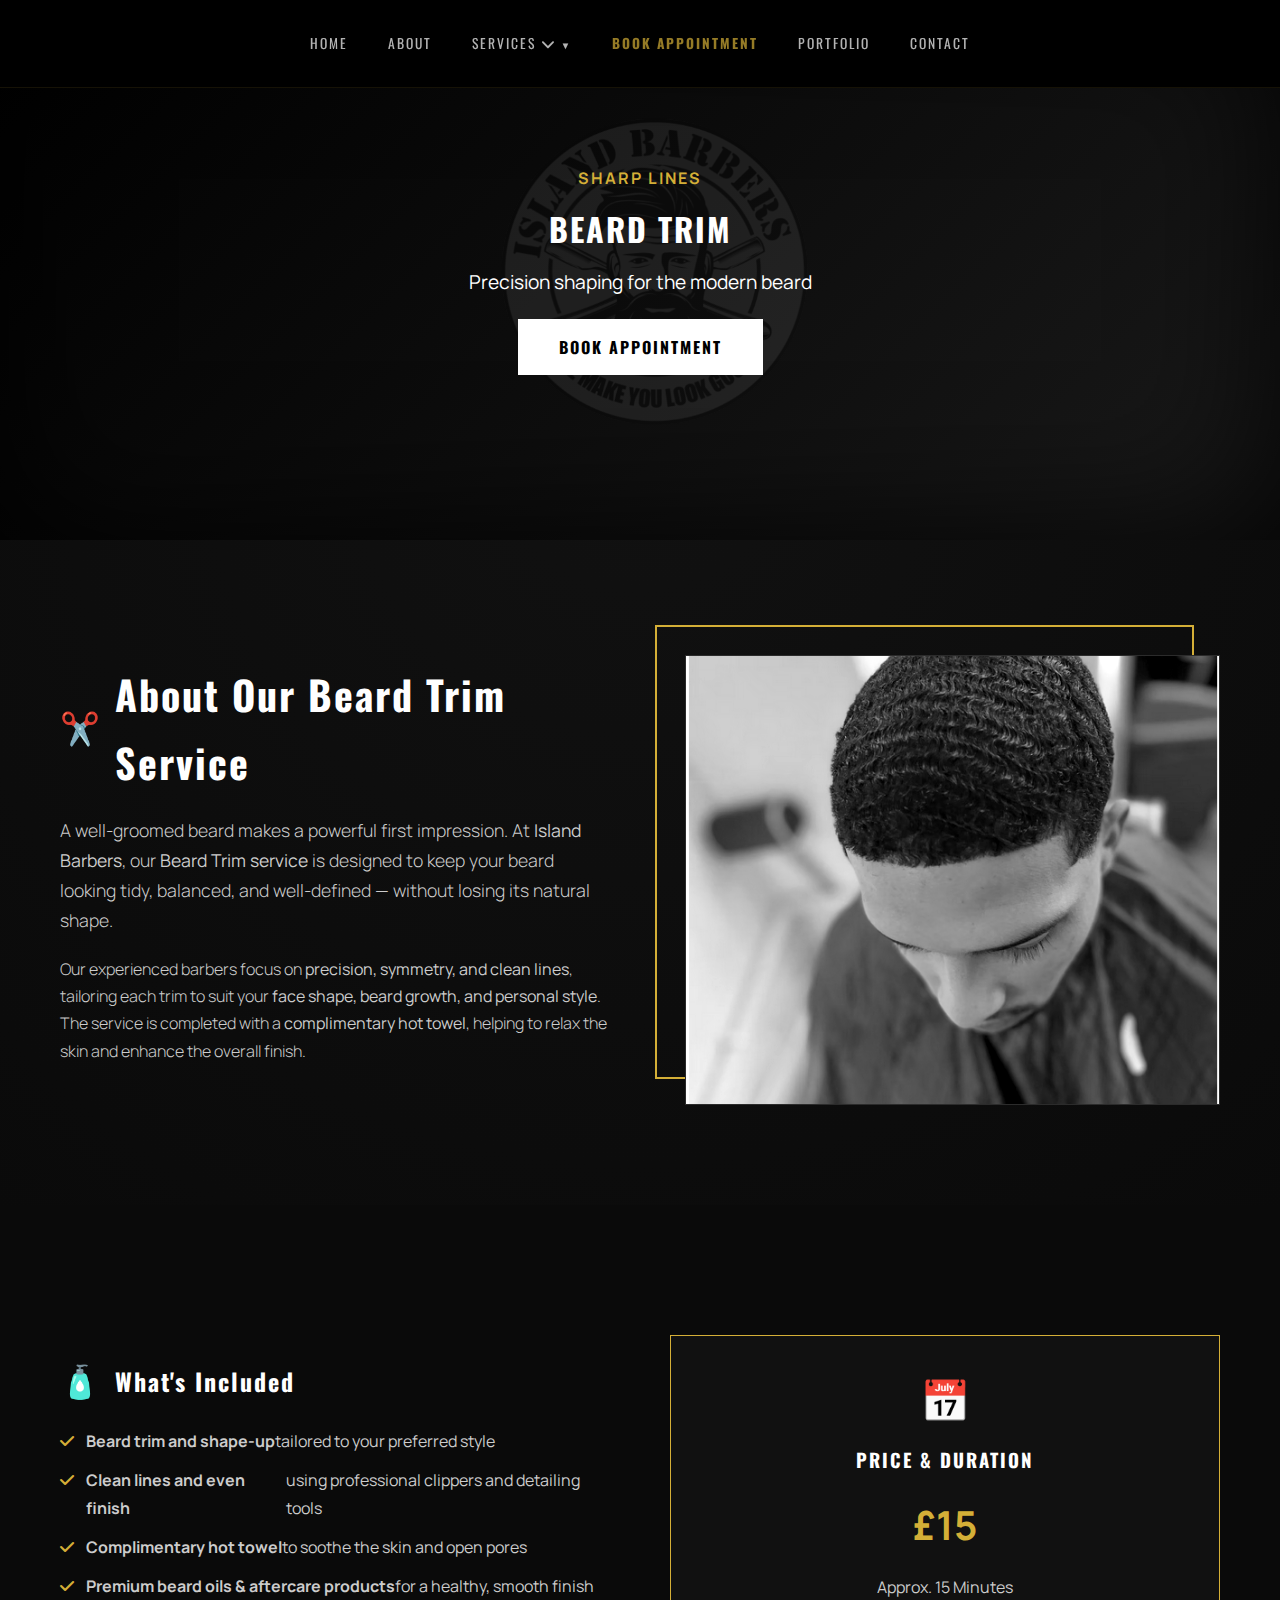
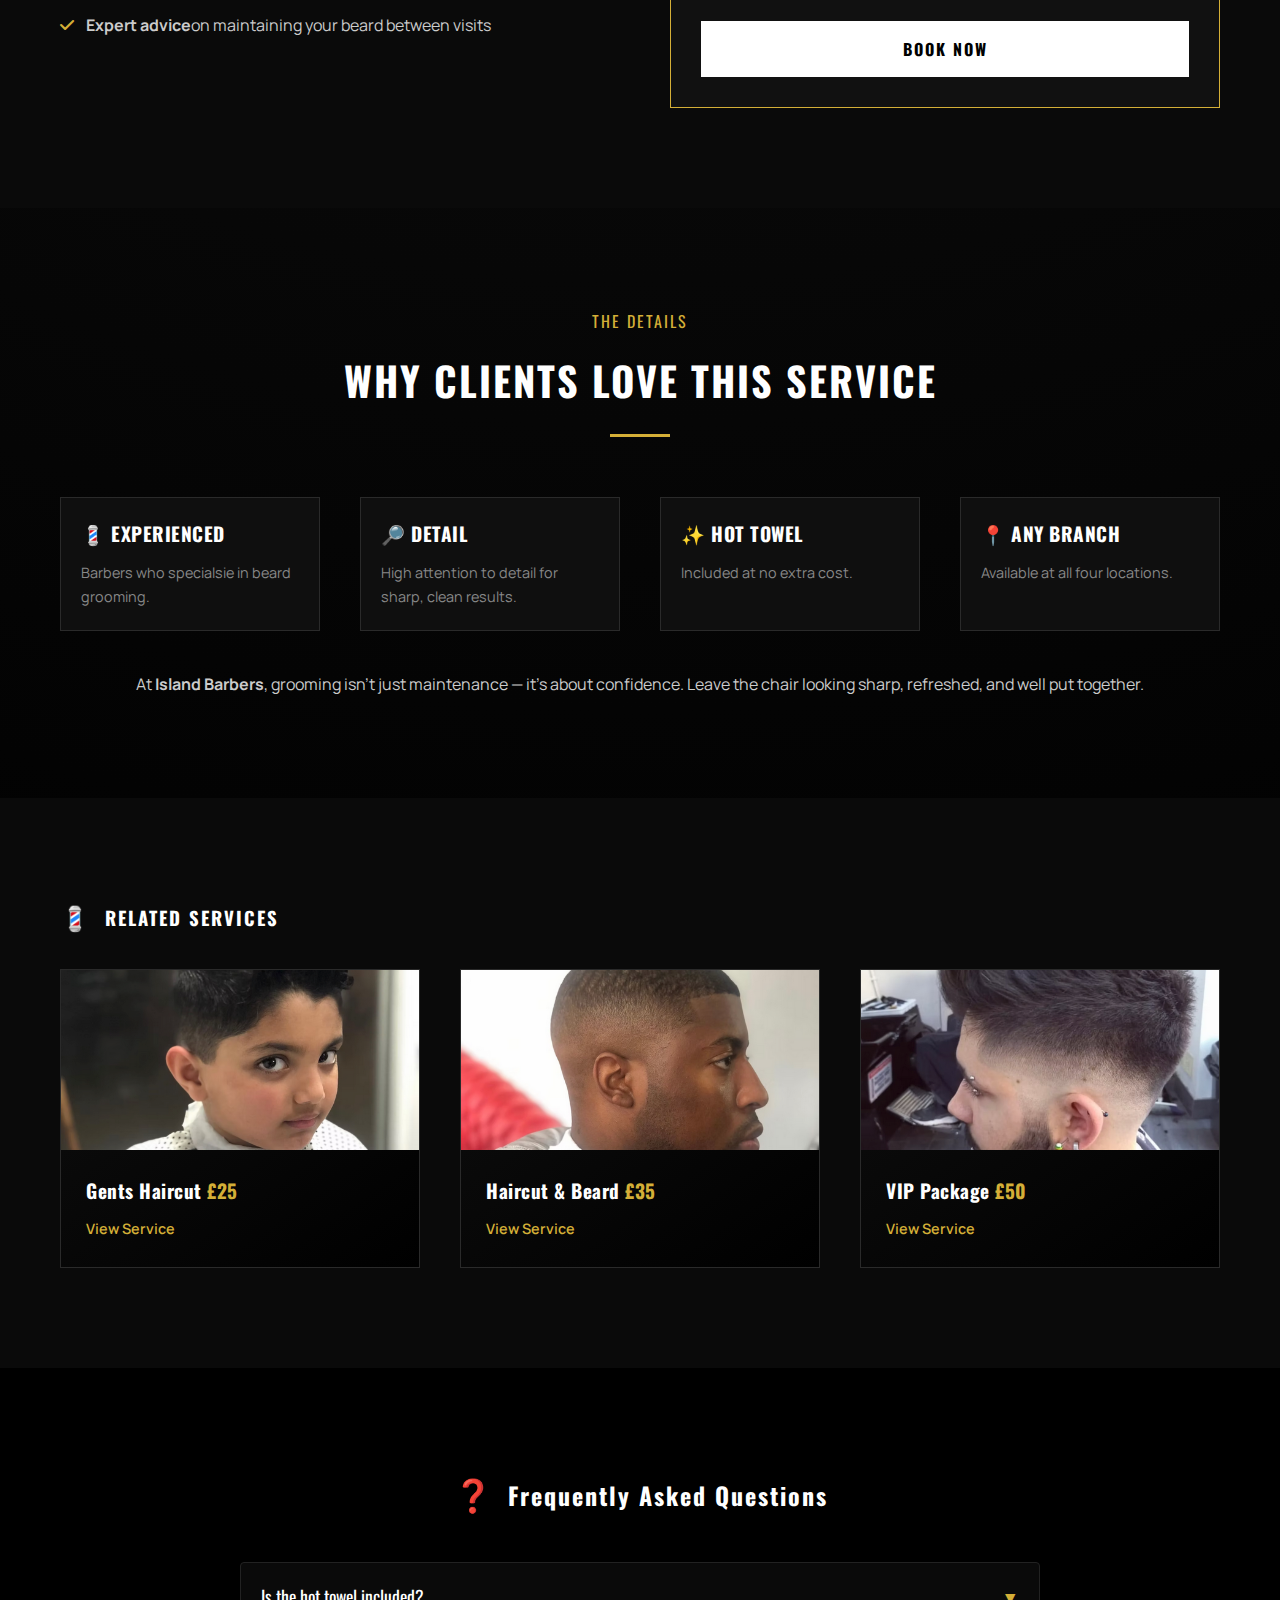
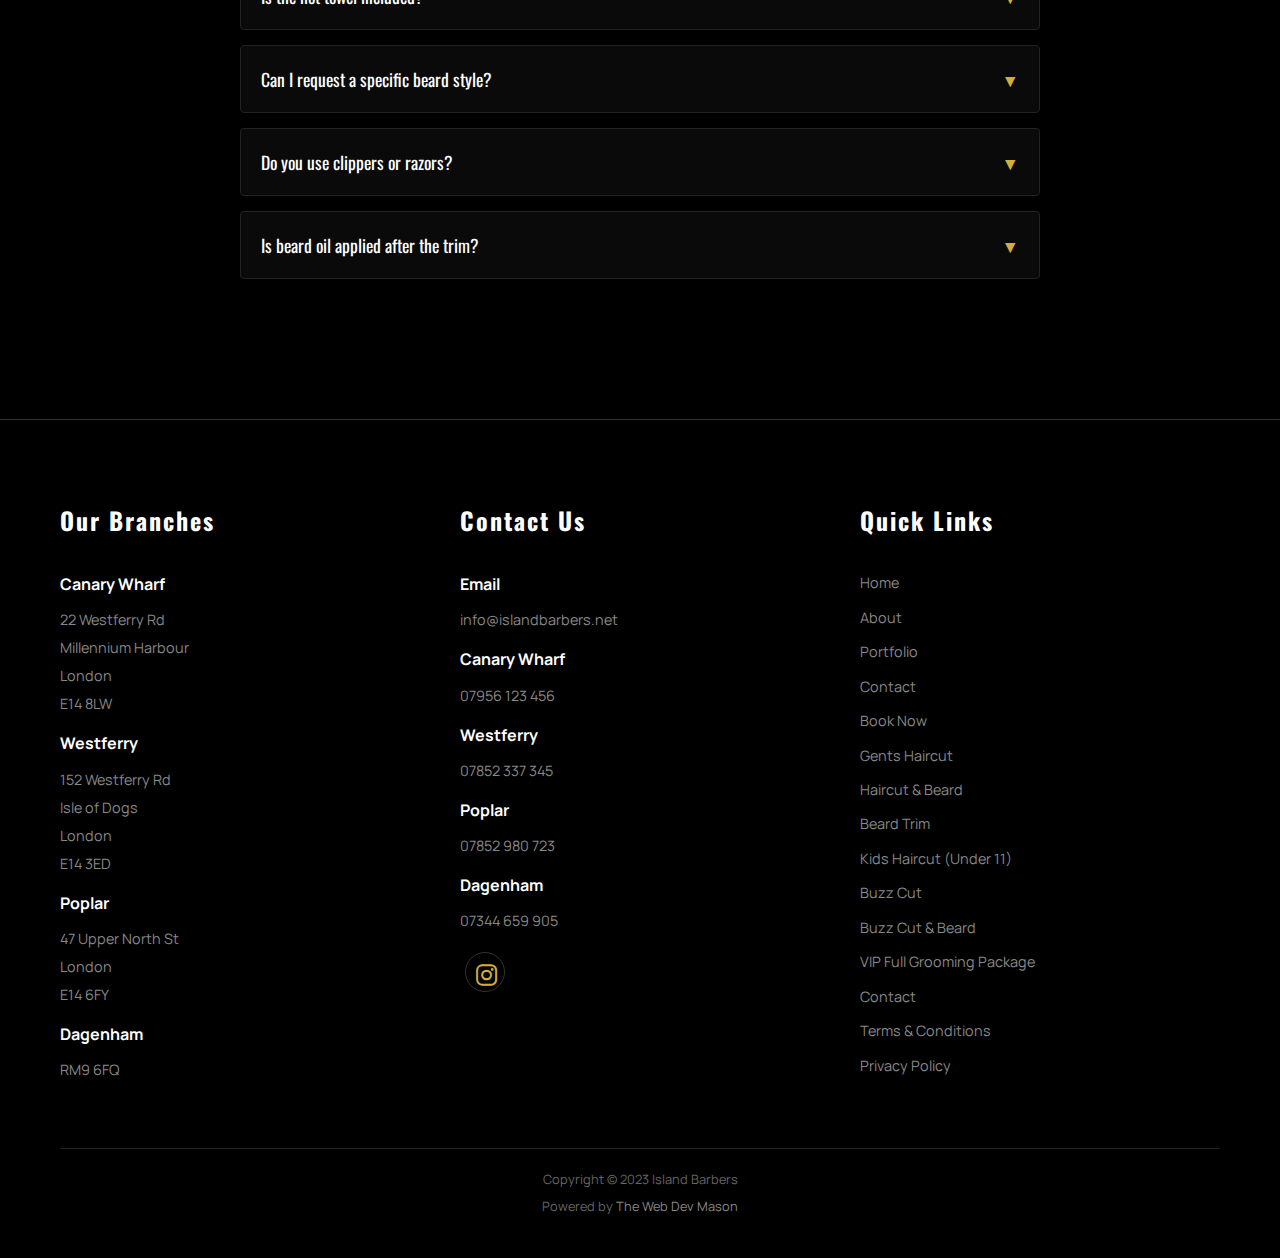
<file: services/beard-trim.html>
<!DOCTYPE html>
<html lang="en">

<head>
    <meta charset="UTF-8">
    <meta name="viewport" content="width=device-width, initial-scale=1.0">
    <title>Beard Trim - Island Barbers | Canary Wharf, Poplar & Dagenham</title>
    <meta name="description"
        content="Professional beard trim and shaping in London. Clean lines, hot towel finish, and premium oils. Book your beard trim at Island Barbers today.">

    <!-- Stylesheets -->
    <link rel="stylesheet" href="../styles.css">
    <link rel="stylesheet" href="https://cdnjs.cloudflare.com/ajax/libs/font-awesome/6.4.0/css/all.min.css">
    <link
        href="https://fonts.googleapis.com/css2?family=Oswald:wght@300;400;500;700&family=Manrope:wght@300;400;500;600;700&display=swap"
        rel="stylesheet">

    <style>
        /* Specific Styles for Service Page Header */
        .service-hero {
            height: 60vh;
            background: linear-gradient(135deg, #000000 0%, #1a1a1a 100%);
            position: relative;
            display: flex;
            align-items: center;
            justify-content: center;
            text-align: center;
            overflow: hidden;
        }

        .service-hero::before {
            content: '';
            position: absolute;
            top: 50%;
            left: 50%;
            transform: translate(-50%, -50%);
            width: 400px;
            height: 400px;
            background: url('../Logo.png') no-repeat center center/contain;
            opacity: 0.08;
            z-index: 1;
        }

        .service-feature-list {
            list-style: none;
            padding: 0;
            margin: 20px 0;
        }

        .service-feature-list li {
            margin-bottom: 12px;
            color: #ccc;
            display: flex;
            align-items: flex-start;
        }

        .service-feature-list li i {
            color: var(--gold);
            margin-right: 12px;
            margin-top: 5px;
        }

        .price-card {
            background: #111;
            border: 1px solid var(--gold);
            padding: 30px;
            text-align: center;
            margin-top: 30px;
        }
    </style>
</head>

<body style="background-color: #000; color: #fff;">

    <!-- Navigation -->
    <nav class="navbar">
        <div class="logo">
            <a href="../index.html" class="logo-link" style="opacity:0; pointer-events:none;">ISLAND BARBERS</a>
        </div>
        <div class="hamburger" onclick="toggleMobileNav()">
            <div class="bar"></div>
            <div class="bar"></div>
            <div class="bar"></div>
        </div>
        <ul class="nav-links">
            <div class="close-menu-btn" onclick="toggleMobileNav()">×</div>
            <li><a href="../index.html">Home</a></li>
            <li><a href="../about.html">About</a></li>
            <li class="dropdown">
                <a href="../index.html#services" class="dropbtn">Services <i class="fas fa-chevron-down"></i></a>
                <div class="dropdown-content">
                    <a href="gents-haircut.html">Gents Haircut</a>
                    <a href="haircut-and-beard.html">Haircut & Beard</a>
                    <a href="beard-trim.html" style="color: #d4af37;">Beard Trim</a>
                    <a href="kids-haircut.html">Kids Haircut</a>
                    <a href="buzz-cut.html">Buzz Cut</a>
                    <a href="vip-package.html">VIP Full Grooming Package</a>
                </div>
            </li>
            <li><a href="#" onclick="openModal()" class="booking-link">Book Appointment</a></li>
            <li><a href="../portfolio.html">Portfolio</a></li>
            <li><a href="../contact.html">Contact</a></li>
        </ul>
    </nav>

    <!-- Hero Section -->
    <section class="service-hero">
        <div class="hero-vignette"></div>
        <div class="hero-content" style="z-index: 2;">
            <p style="color: var(--gold); letter-spacing: 2px; font-weight: 700; margin-bottom: 10px;">SHARP LINES</p>
            <h1>Beard Trim</h1>
            <p style="font-size: 1.2rem; margin-top: 10px;">Precision shaping for the modern beard</p>
            <button onclick="openModal()" class="btn" style="margin-top: 20px;">Book Appointment</button>
        </div>
    </section>

    <!-- About Service -->
    <section class="section-padding">
        <div class="container">
            <div class="about-grid">
                <div class="about-text">
                    <div style="display: flex; align-items: center; margin-bottom: 20px;">
                        <span style="font-size: 2rem; margin-right: 15px; color: var(--gold);">✂️</span>
                        <h2 style="margin: 0; text-transform: none; color: #fff;">About Our Beard Trim Service</h2>
                    </div>
                    <p style="font-size: 1.1rem; color: #ccc;">
                        A well-groomed beard makes a powerful first impression. At <strong>Island Barbers</strong>, our
                        <strong>Beard Trim service</strong> is designed to keep your beard looking tidy, balanced, and
                        well-defined — without losing its natural shape.
                    </p>
                    <p style="margin-top: 20px; color: #ccc;">
                        Our experienced barbers focus on <strong>precision, symmetry, and clean lines</strong>,
                        tailoring each trim to suit your <strong>face shape, beard growth, and personal style</strong>.
                        The service is completed with a <strong>complimentary hot towel</strong>, helping to relax the
                        skin and enhance the overall finish.
                    </p>
                </div>
                <div class="about-img-container">
                    <img src="../Barber Portfolio Work Images/5.png" alt="Beard Trim" class="about-img">
                </div>
            </div>
        </div>
    </section>

    <!-- Features & Price -->
    <section class="section-padding" style="background: #0a0a0a;">
        <div class="container">
            <div class="about-grid">
                <div>
                    <div style="display: flex; align-items: center; margin-bottom: 20px;">
                        <span style="font-size: 2rem; margin-right: 15px; color: var(--gold);">🧴</span>
                        <h2 style="margin: 0; text-transform: none; color: #fff;">What's Included</h2>
                    </div>
                    <ul class="service-feature-list">
                        <li><i class="fas fa-check"></i> <strong>Beard trim and shape-up</strong> tailored to your
                            preferred style</li>
                        <li><i class="fas fa-check"></i> <strong>Clean lines and even finish</strong> using professional
                            clippers and detailing tools</li>
                        <li><i class="fas fa-check"></i> <strong>Complimentary hot towel</strong> to soothe the skin and
                            open pores</li>
                        <li><i class="fas fa-check"></i> <strong>Premium beard oils & aftercare products</strong> for a
                            healthy, smooth finish</li>
                        <li><i class="fas fa-check"></i> <strong>Expert advice</strong> on maintaining your beard
                            between visits</li>
                    </ul>
                </div>

                <div class="price-card">
                    <span style="font-size: 2.5rem;">📅</span>
                    <h3 style="margin-top: 10px; color: #fff;">Price & Duration</h3>
                    <div style="font-size: 2.5rem; color: var(--gold); font-weight: 700; margin: 15px 0;">£15</div>
                    <p style="color: #ccc;">Approx. 15 Minutes</p>
                    <button onclick="openModal()" class="btn" style="width: 100%; margin-top: 20px;">Book Now</button>
                </div>
            </div>
        </div>
    </section>

    <!-- Why Choose Us -->
    <section class="section-padding">
        <div class="container">
            <div class="text-center" style="margin-bottom: 50px;">
                <span style="color: var(--gold); font-family: 'Oswald'; letter-spacing: 2px;">THE DETAILS</span>
                <h2 style="margin-top: 10px; font-size: 2.5rem;">Why Clients Love This Service</h2>
                <div class="divider" style="background: var(--gold);"></div>
            </div>

            <div class="services-grid" style="grid-template-columns: repeat(auto-fit, minmax(250px, 1fr));">
                <div class="service-card" style="padding: 20px;">
                    <div class="service-info" style="background: none; padding: 0;">
                        <h3 class="service-title" style="margin-bottom: 10px;"><span>💈</span> Experienced</h3>
                        <p style="font-size: 0.9rem; color: #888;">Barbers who specialsie in beard grooming.</p>
                    </div>
                </div>
                <div class="service-card" style="padding: 20px;">
                    <div class="service-info" style="background: none; padding: 0;">
                        <h3 class="service-title" style="margin-bottom: 10px;"><span>🔎</span> Detail</h3>
                        <p style="font-size: 0.9rem; color: #888;">High attention to detail for sharp, clean results.
                        </p>
                    </div>
                </div>
                <div class="service-card" style="padding: 20px;">
                    <div class="service-info" style="background: none; padding: 0;">
                        <h3 class="service-title" style="margin-bottom: 10px;"><span>✨</span> Hot Towel</h3>
                        <p style="font-size: 0.9rem; color: #888;">Included at no extra cost.</p>
                    </div>
                </div>
                <div class="service-card" style="padding: 20px;">
                    <div class="service-info" style="background: none; padding: 0;">
                        <h3 class="service-title" style="margin-bottom: 10px;"><span>📍</span> Any Branch</h3>
                        <p style="font-size: 0.9rem; color: #888;">Available at all four locations.</p>
                    </div>
                </div>
            </div>

            <p class="text-center" style="margin-top: 40px; color: #ccc;">
                At <strong>Island Barbers</strong>, grooming isn't just maintenance — it's about confidence. Leave the
                chair looking sharp, refreshed, and well put together.
            </p>
        </div>
    </section>

    <!-- Related Services -->
    <section class="section-padding" style="background: #0a0a0a;">
        <div class="container">
            <div style="display: flex; align-items: center; margin-bottom: 30px;">
                <span style="font-size: 1.5rem; margin-right: 15px; color: var(--gold);">💈</span>
                <h3 style="margin: 0; color: #fff;">Related Services</h3>
            </div>
            <div class="services-grid" style="margin-top: 0;">
                <div class="service-card">
                    <img src="../Barber Portfolio Work Images/6.png" alt="Gents Haircut" class="service-img"
                        style="height: 180px;">
                    <div class="service-info">
                        <div class="service-title">Gents Haircut <span>£25</span></div>
                        <a href="gents-haircut.html" class="service-link">View Service</a>
                    </div>
                </div>
                <div class="service-card">
                    <img src="../Barber Portfolio Work Images/2.png" alt="Haircut & Beard" class="service-img"
                        style="height: 180px;">
                    <div class="service-info">
                        <div class="service-title">Haircut & Beard <span>£35</span></div>
                        <a href="haircut-and-beard.html" class="service-link">View Service</a>
                    </div>
                </div>
                <div class="service-card">
                    <img src="../Barber Portfolio Work Images/3.png" alt="VIP Package" class="service-img"
                        style="height: 180px;">
                    <div class="service-info">
                        <div class="service-title">VIP Package <span>£50</span></div>
                        <a href="#" class="service-link">View Service</a>
                    </div>
                </div>
            </div>
        </div>
    </section>

    <!-- FAQ Section -->
    <section class="section-padding">
        <div class="container">
            <div style="display: flex; align-items: center; justify-content: center; margin-bottom: 40px;">
                <span style="font-size: 2rem; margin-right: 15px; color: var(--gold);">❓</span>
                <h2 class="text-center" style="margin: 0; color: #fff; text-transform: none;">Frequently Asked Questions
                </h2>
            </div>

            <div class="faq-container">
                <div class="faq-item">
                    <button class="faq-question"> Is the hot towel included? <span class="arrow">▼</span></button>
                    <div class="faq-answer">
                        <p>Yes, every beard trim comes with a complimentary hot towel for a relaxing finish.</p>
                    </div>
                </div>
                <div class="faq-item">
                    <button class="faq-question">Can I request a specific beard style? <span
                            class="arrow">▼</span></button>
                    <div class="faq-answer">
                        <p>Absolutely. Let your barber know what look you're going for, and we'll shape it to match.</p>
                    </div>
                </div>
                <div class="faq-item">
                    <button class="faq-question">Do you use clippers or razors? <span class="arrow">▼</span></button>
                    <div class="faq-answer">
                        <p>We use clippers for length and shaping, and razors/detailers for sharp lines.</p>
                    </div>
                </div>
                <div class="faq-item">
                    <button class="faq-question">Is beard oil applied after the trim? <span
                            class="arrow">▼</span></button>
                    <div class="faq-answer">
                        <p>Yes, we apply premium beard oil to soften the hair and nourish the skin.</p>
                    </div>
                </div>
            </div>
        </div>
    </section>

    <!-- Footer Script -->
    <div id="footer-placeholder"></div>

    <!-- Footer -->
    <!-- Footer -->
    <footer>
        <div class="container">
            <div class="footer-grid">
                <!-- Column 1: Our Branches -->
                <div class="footer-col">
                    <h3>Our Branches</h3>

                    <h4 style="color: #fff; font-size: 1rem; margin-top: 15px;">Canary Wharf</h4>
                    <p>22 Westferry Rd</p>
                    <p>Millennium Harbour</p>
                    <p>London</p>
                    <p>E14 8LW</p>

                    <h4 style="color: #fff; font-size: 1rem; margin-top: 15px;">Westferry</h4>
                    <p>152 Westferry Rd</p>
                    <p>Isle of Dogs</p>
                    <p>London</p>
                    <p>E14 3ED</p>

                    <h4 style="color: #fff; font-size: 1rem; margin-top: 15px;">Poplar</h4>
                    <p>47 Upper North St</p>
                    <p>London</p>
                    <p>E14 6FY</p>

                    <h4 style="color: #fff; font-size: 1rem; margin-top: 15px;">Dagenham</h4>
                    <p>RM9 6FQ</p>

                    
                </div>

                <!-- Column 2: Contact Us -->
                <div class="footer-col">
                    <h3>Contact Us</h3>

                    <h4 style="color: #fff; font-size: 1rem; margin-top: 15px;">Email</h4>
                    <p>info@islandbarbers.net</p>

                    <h4 style="color: #fff; font-size: 1rem; margin-top: 15px;">Canary Wharf</h4>
                    <p>07956 123 456</p>

                    <h4 style="color: #fff; font-size: 1rem; margin-top: 15px;">Westferry</h4>
                    <p>07852 337 345</p>

                    <h4 style="color: #fff; font-size: 1rem; margin-top: 15px;">Poplar</h4>
                    <p>07852 980 723</p>

                    <h4 style="color: #fff; font-size: 1rem; margin-top: 15px;">Dagenham</h4>
                    <p>07344 659 905</p>

                    <div class="social-links" style="justify-content: flex-start; margin-top: 20px;">
                        <a href="https://instagram.com" class="social-icon-link" target="_blank"><i
                                class="fab fa-instagram social-icon-svg"></i></a>
                    </div>
                </div>

                <!-- Column 3: Quick Links -->
                <div class="footer-col">
                    <h3>Quick Links</h3>
                    <ul>
                        <li><a href="../index.html">Home</a></li>
                        <li><a href="../about.html">About</a></li>
                        <li><a href="../portfolio.html">Portfolio</a></li>
                        <li><a href="../contact.html">Contact</a></li>
                        <li><a href="#" class="btn-primary" onclick="openModal()">Book Now</a></li>

                        <!-- Services Links -->
                        <li style="margin-top: 10px;"><a href="gents-haircut.html">Gents Haircut</a></li>
                        <li><a href="haircut-and-beard.html">Haircut & Beard</a></li>
                        <li><a href="beard-trim.html">Beard Trim</a></li>
                        <li><a href="kids-haircut.html">Kids Haircut (Under 11)</a></li>
                        <li><a href="buzz-cut.html">Buzz Cut</a></li>
                        <li><a href="buzz-cut.html">Buzz Cut & Beard</a></li>
                        <li><a href="#">VIP Full Grooming Package</a></li>

                        <li style="margin-top: 10px;"><a href="../contact.html">Contact</a></li>
                        <li><a href="../terms.html">Terms & Conditions</a></li>
                        <li><a href="../privacy.html">Privacy Policy</a></li>
                    </ul>
                </div>
            </div>
            <div class="footer-bottom">
                <p>Copyright &copy; 2023 Island Barbers</p>
                <p style="font-size: 0.8rem; color: #666; margin-top: 5px;">Powered by <a href="#"
                        style="color: #888; text-decoration: none;">The Web Dev Mason</a></p>
            </div>
        </div>
    </footer>


    <!-- Booking Modal -->
    <div id="bookingModal" class="modal-overlay">
        <div class="modal-box">
            <span class="close-btn" onclick="closeModal()">×</span>
            <h2 style="margin-bottom: 20px;">Book Appointment</h2>

            <div id="booking-step-1">
                <div style="margin-bottom: 15px; text-align: left;">
                    <label style="color:#888; font-size: 0.9rem;">Choose Location</label>
                    <select id="locationSelect" onchange="updateBarberList()"
                        style="width: 100%; padding: 12px; background: #111; color: #fff; border: 1px solid #333; margin-top: 5px;">
                        <option value="" disabled selected>Select a Shop</option>
                        <option value="Westferry">Isle of Dogs (Westferry)</option>
                        <option value="Poplar">Poplar (Upper North St)</option>
                        <option value="Essex">Essex (Dagenham)</option>
                    </select>
                </div>

                <div style="margin-bottom: 15px; text-align: left;">
                    <label style="color:#888; font-size: 0.9rem;">Choose Barber</label>
                    <select id="barberSelect" onchange="resetTimeSlot()" disabled
                        style="width: 100%; padding: 12px; background: #111; color: #fff; border: 1px solid #333; margin-top: 5px; opacity: 0.5;">
                        <option>Select Location First</option>
                    </select>
                </div>

                <div style="margin-bottom: 20px; text-align: left;">
                    <label style="color:#888; font-size: 0.9rem;">Choose Date</label>
                    <input type="date" id="dateSelect" onchange="loadAvailability()"
                        style="width: 100%; padding: 12px; background: #111; color: #fff; border: 1px solid #333; margin-top: 5px;">
                </div>

                <p id="loading-text" style="display:none; color: #d4af37;">Checking availability...</p>
                <div id="time-slots"
                    style="display: flex; flex-wrap: wrap; gap: 10px; justify-content: center; margin-bottom: 20px;">
                </div>
            </div>

            <div id="booking-step-2" style="display: none; text-align: left;">
                <h4 id="confirm-details-header" style="color: #fff; margin-bottom: 15px;">Confirm Details</h4>
                <input type="text" id="custName" placeholder="Your Name"
                    style="width: 100%; padding: 12px; margin-bottom: 10px; background: #111; border: 1px solid #333; color: white;">
                <input type="email" id="custEmail" placeholder="Your Email"
                    style="width: 100%; padding: 12px; margin-bottom: 10px; background: #111; border: 1px solid #333; color: white;">
                <input type="tel" id="custPhone" placeholder="Mobile Number"
                    style="width: 100%; padding: 12px; margin-bottom: 20px; background: #111; border: 1px solid #333; color: white;">

                <div style="display: flex; gap: 10px;">
                    <button onclick="backToStep1()" class="btn-outline" style="flex: 1; padding: 12px;">Back</button>
                    <button onclick="finalizeBooking()" class="btn" style="flex: 1; padding: 12px;">Confirm
                        Booking</button>
                </div>
            </div>
        </div>
    </div>

    <div id="statusModal" class="modal-overlay" style="z-index: 4000;">
        <div class="modal-box" style="max-width: 400px; border-color: #333;">
            <div id="statusIcon" style="font-size: 3rem; margin-bottom: 15px;"></div>
            <h3 id="statusTitle" style="font-size: 1.5rem; margin-bottom: 10px;"></h3>
            <p id="statusMessage" style="color: #ccc; margin-bottom: 25px;"></p>
            <button onclick="closeStatusModal()" class="btn" style="width: 100%;">OK</button>
        </div>
    </div>

    <script src="../script.js"></script>
</body>

</html>
</file>
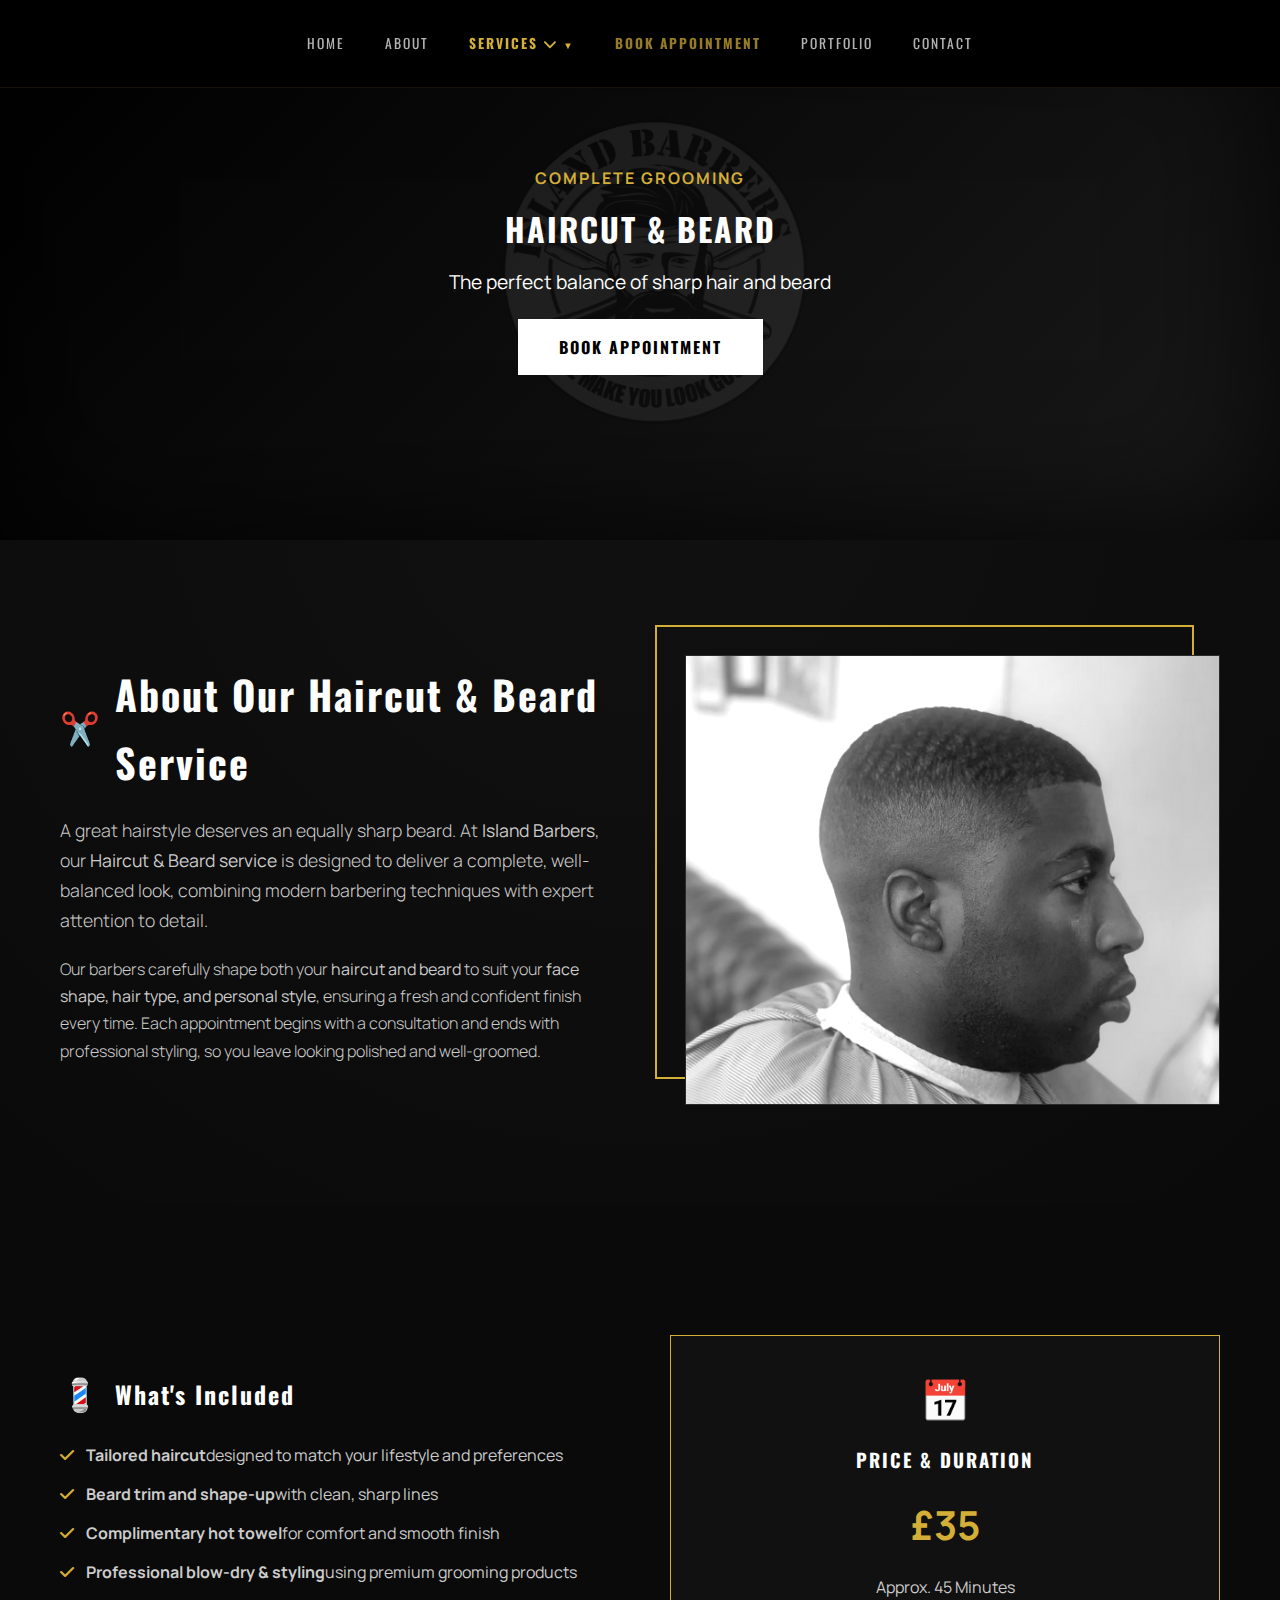
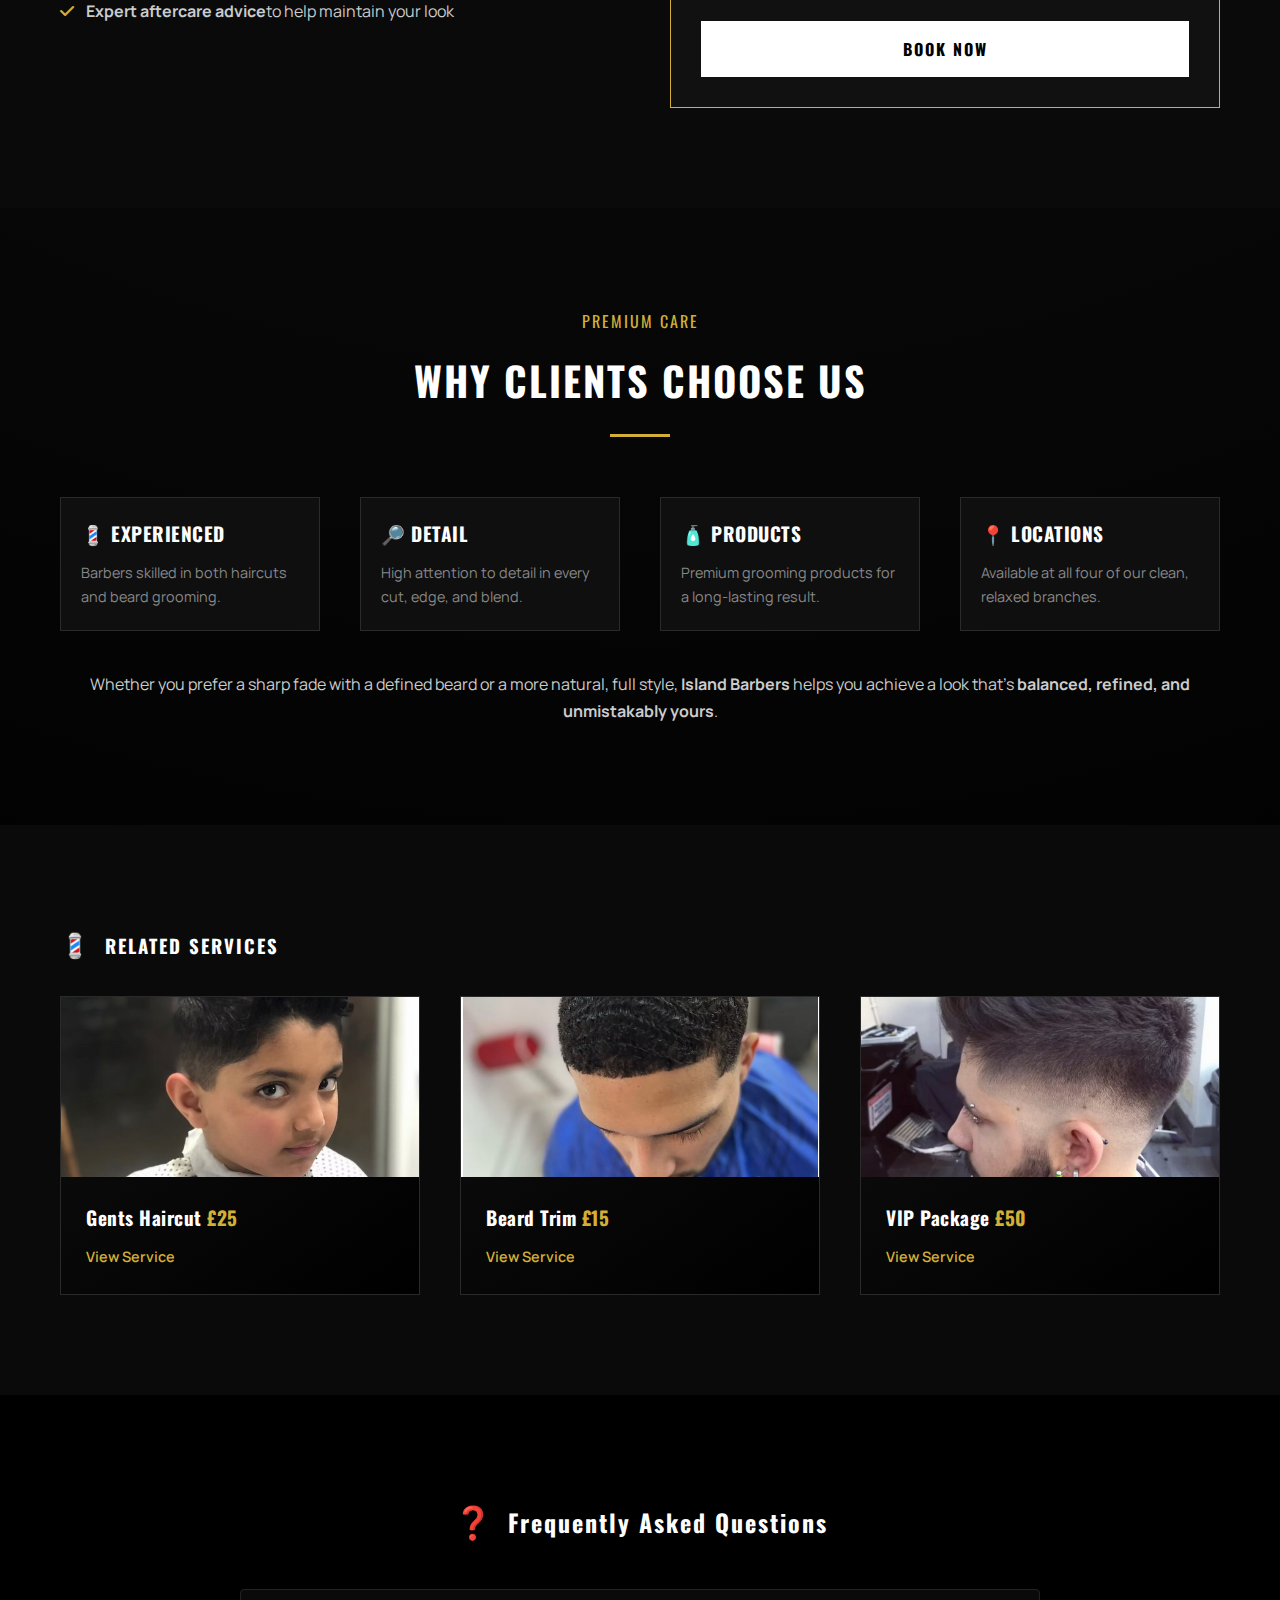
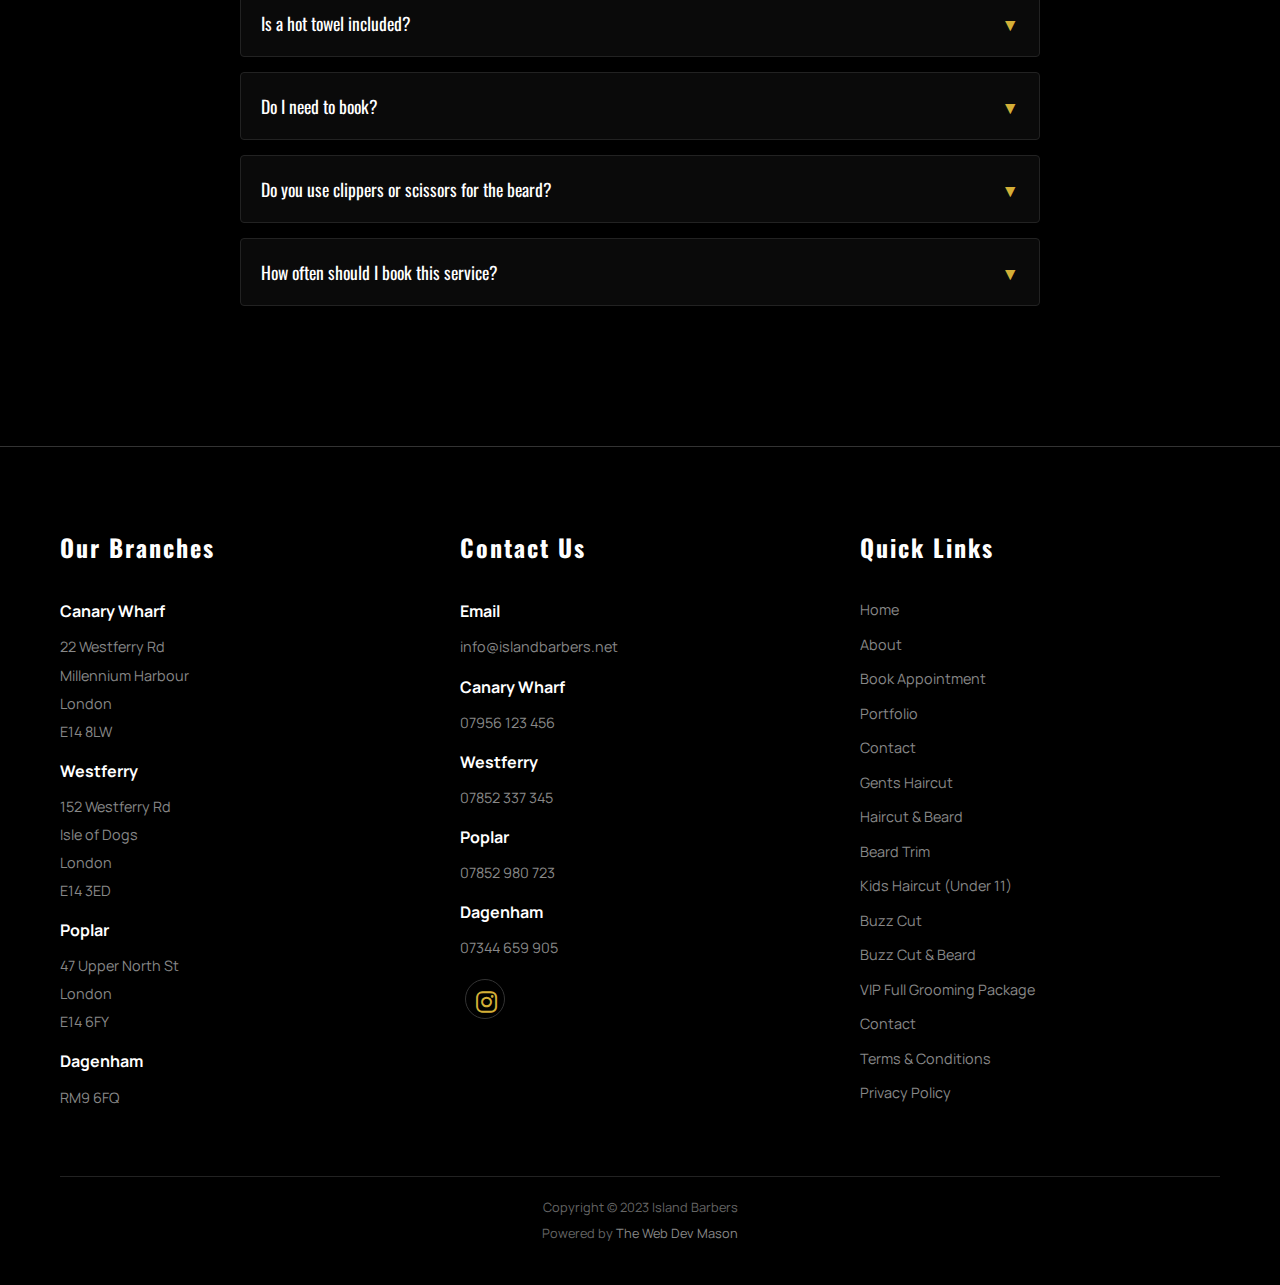
<file: services/haircut-and-beard.html>
<!DOCTYPE html>
<html lang="en">

<head>
    <meta charset="UTF-8">
    <meta name="viewport" content="width=device-width, initial-scale=1.0">
    <title>Haircut & Beard - Island Barbers | Canary Wharf, Poplar & Dagenham</title>
    <meta name="description"
        content="The ultimate grooming package at Island Barbers. Professional haircut and beard trim with hot towel finish. Available at all locations.">

    <!-- Stylesheets -->
    <link rel="stylesheet" href="../styles.css">
    <link rel="stylesheet" href="https://cdnjs.cloudflare.com/ajax/libs/font-awesome/6.4.0/css/all.min.css">
    <link
        href="https://fonts.googleapis.com/css2?family=Oswald:wght@300;400;500;700&family=Manrope:wght@300;400;500;600;700&display=swap"
        rel="stylesheet">

    <style>
        /* Specific Styles for Service Page Header */
        .service-hero {
            height: 60vh;
            background: linear-gradient(135deg, #000000 0%, #1a1a1a 100%);
            position: relative;
            display: flex;
            align-items: center;
            justify-content: center;
            text-align: center;
            overflow: hidden;
        }

        .service-hero::before {
            content: '';
            position: absolute;
            top: 50%;
            left: 50%;
            transform: translate(-50%, -50%);
            width: 400px;
            height: 400px;
            background: url('../Logo.png') no-repeat center center/contain;
            opacity: 0.08;
            z-index: 1;
        }

        .service-feature-list {
            list-style: none;
            padding: 0;
            margin: 20px 0;
        }

        .service-feature-list li {
            margin-bottom: 12px;
            color: #ccc;
            display: flex;
            align-items: flex-start;
        }

        .service-feature-list li i {
            color: var(--gold);
            margin-right: 12px;
            margin-top: 5px;
        }

        .price-card {
            background: #111;
            border: 1px solid var(--gold);
            padding: 30px;
            text-align: center;
            margin-top: 30px;
        }
    </style>
</head>

<body style="background-color: #000; color: #fff;">

    <!-- Navigation -->
    <nav class="navbar">
        <div class="logo">
            <a href="../index.html" class="logo-link" style="opacity:0; pointer-events:none;">ISLAND BARBERS</a>
        </div>
        <div class="hamburger" onclick="toggleMobileNav()">
            <div class="bar"></div>
            <div class="bar"></div>
            <div class="bar"></div>
        </div>
        <ul class="nav-links">
            <div class="close-menu-btn" onclick="toggleMobileNav()">×</div>
            <li><a href="../index.html">Home</a></li>
            <li><a href="../about.html">About</a></li>
            <li class="dropdown">
                <a href="../index.html#services" class="dropbtn active">Services <i class="fas fa-chevron-down"></i></a>
                <div class="dropdown-content">
                    <a href="gents-haircut.html">Gents Haircut</a>
                    <a href="haircut-and-beard.html" style="color: #d4af37;">Haircut & Beard</a>
                    <a href="beard-trim.html">Beard Trim</a>
                    <a href="kids-haircut.html">Kids Haircut</a>
                    <a href="buzz-cut.html">Buzz Cut</a>
                    <a href="vip-package.html">VIP Full Grooming Package</a>
                </div>
            </li>
            <li><a href="#" onclick="openModal()" class="booking-link">Book Appointment</a></li>
            <li><a href="../portfolio.html">Portfolio</a></li>
            <li><a href="../contact.html">Contact</a></li>
        </ul>
    </nav>

    <!-- Hero Section -->
    <section class="service-hero">
        <div class="hero-vignette"></div>
        <div class="hero-content" style="z-index: 2;">
            <p style="color: var(--gold); letter-spacing: 2px; font-weight: 700; margin-bottom: 10px;">COMPLETE GROOMING
            </p>
            <h1>Haircut & Beard</h1>
            <p style="font-size: 1.2rem; margin-top: 10px;">The perfect balance of sharp hair and beard</p>
            <button onclick="openModal()" class="btn" style="margin-top: 20px;">Book Appointment</button>
        </div>
    </section>

    <!-- About Service -->
    <section class="section-padding">
        <div class="container">
            <div class="about-grid">
                <div class="about-text">
                    <div style="display: flex; align-items: center; margin-bottom: 20px;">
                        <span style="font-size: 2rem; margin-right: 15px; color: var(--gold);">✂️</span>
                        <h2 style="margin: 0; text-transform: none; color: #fff;">About Our Haircut & Beard Service</h2>
                    </div>
                    <p style="font-size: 1.1rem; color: #ccc;">
                        A great hairstyle deserves an equally sharp beard. At <strong>Island Barbers</strong>, our
                        <strong>Haircut & Beard service</strong> is designed to deliver a complete, well-balanced look,
                        combining modern barbering techniques with expert attention to detail.
                    </p>
                    <p style="margin-top: 20px; color: #ccc;">
                        Our barbers carefully shape both your <strong>haircut and beard</strong> to suit your
                        <strong>face shape, hair type, and personal style</strong>, ensuring a fresh and confident
                        finish every time. Each appointment begins with a consultation and ends with professional
                        styling, so you leave looking polished and well-groomed.
                    </p>
                </div>
                <div class="about-img-container">
                    <img src="../Barber Portfolio Work Images/2.png" alt="Haircut & Beard" class="about-img">
                </div>
            </div>
        </div>
    </section>

    <!-- Features & Price -->
    <section class="section-padding" style="background: #0a0a0a;">
        <div class="container">
            <div class="about-grid">
                <div>
                    <div style="display: flex; align-items: center; margin-bottom: 20px;">
                        <span style="font-size: 2rem; margin-right: 15px; color: var(--gold);">💈</span>
                        <h2 style="margin: 0; text-transform: none; color: #fff;">What's Included</h2>
                    </div>
                    <ul class="service-feature-list">
                        <li><i class="fas fa-check"></i> <strong>Tailored haircut</strong> designed to match your
                            lifestyle and preferences</li>
                        <li><i class="fas fa-check"></i> <strong>Beard trim and shape-up</strong> with clean, sharp
                            lines</li>
                        <li><i class="fas fa-check"></i> <strong>Complimentary hot towel</strong> for comfort and smooth
                            finish</li>
                        <li><i class="fas fa-check"></i> <strong>Professional blow-dry & styling</strong> using premium
                            grooming products</li>
                        <li><i class="fas fa-check"></i> <strong>Expert aftercare advice</strong> to help maintain your
                            look</li>
                    </ul>
                </div>

                <div class="price-card">
                    <span style="font-size: 2.5rem;">📅</span>
                    <h3 style="margin-top: 10px; color: #fff;">Price & Duration</h3>
                    <div style="font-size: 2.5rem; color: var(--gold); font-weight: 700; margin: 15px 0;">£35</div>
                    <p style="color: #ccc;">Approx. 45 Minutes</p>
                    <button onclick="openModal()" class="btn" style="width: 100%; margin-top: 20px;">Book Now</button>
                </div>
            </div>
        </div>
    </section>

    <!-- Why Choose Us -->
    <section class="section-padding">
        <div class="container">
            <div class="text-center" style="margin-bottom: 50px;">
                <span style="color: var(--gold); font-family: 'Oswald'; letter-spacing: 2px;">PREMIUM CARE</span>
                <h2 style="margin-top: 10px; font-size: 2.5rem;">Why Clients Choose Us</h2>
                <div class="divider" style="background: var(--gold);"></div>
            </div>

            <div class="services-grid" style="grid-template-columns: repeat(auto-fit, minmax(250px, 1fr));">
                <div class="service-card" style="padding: 20px;">
                    <div class="service-info" style="background: none; padding: 0;">
                        <h3 class="service-title" style="margin-bottom: 10px;"><span>💈</span> Experienced</h3>
                        <p style="font-size: 0.9rem; color: #888;">Barbers skilled in both haircuts and beard grooming.
                        </p>
                    </div>
                </div>
                <div class="service-card" style="padding: 20px;">
                    <div class="service-info" style="background: none; padding: 0;">
                        <h3 class="service-title" style="margin-bottom: 10px;"><span>🔎</span> Detail</h3>
                        <p style="font-size: 0.9rem; color: #888;">High attention to detail in every cut, edge, and
                            blend.</p>
                    </div>
                </div>
                <div class="service-card" style="padding: 20px;">
                    <div class="service-info" style="background: none; padding: 0;">
                        <h3 class="service-title" style="margin-bottom: 10px;"><span>🧴</span> Products</h3>
                        <p style="font-size: 0.9rem; color: #888;">Premium grooming products for a long-lasting result.
                        </p>
                    </div>
                </div>
                <div class="service-card" style="padding: 20px;">
                    <div class="service-info" style="background: none; padding: 0;">
                        <h3 class="service-title" style="margin-bottom: 10px;"><span>📍</span> Locations</h3>
                        <p style="font-size: 0.9rem; color: #888;">Available at all four of our clean, relaxed branches.
                        </p>
                    </div>
                </div>
            </div>

            <p class="text-center" style="margin-top: 40px; color: #ccc;">
                Whether you prefer a sharp fade with a defined beard or a more natural, full style, <strong>Island
                    Barbers</strong> helps you achieve a look that's <strong>balanced, refined, and unmistakably
                    yours</strong>.
            </p>
        </div>
    </section>

    <!-- Related Services -->
    <section class="section-padding" style="background: #0a0a0a;">
        <div class="container">
            <div style="display: flex; align-items: center; margin-bottom: 30px;">
                <span style="font-size: 1.5rem; margin-right: 15px; color: var(--gold);">💈</span>
                <h3 style="margin: 0; color: #fff;">Related Services</h3>
            </div>
            <div class="services-grid" style="margin-top: 0;">
                <div class="service-card">
                    <img src="../Barber Portfolio Work Images/6.png" alt="Gents Haircut" class="service-img"
                        style="height: 180px;">
                    <div class="service-info">
                        <div class="service-title">Gents Haircut <span>£25</span></div>
                        <a href="gents-haircut.html" class="service-link">View Service</a>
                    </div>
                </div>
                <div class="service-card">
                    <img src="../Barber Portfolio Work Images/5.png" alt="Beard Trim" class="service-img"
                        style="height: 180px;">
                    <div class="service-info">
                        <div class="service-title">Beard Trim <span>£15</span></div>
                        <a href="beard-trim.html" class="service-link">View Service</a>
                    </div>
                </div>
                <div class="service-card">
                    <img src="../Barber Portfolio Work Images/3.png" alt="VIP Package" class="service-img"
                        style="height: 180px;">
                    <div class="service-info">
                        <div class="service-title">VIP Package <span>£50</span></div>
                        <a href="#" class="service-link">View Service</a>
                    </div>
                </div>
            </div>
        </div>
    </section>

    <!-- FAQ Section -->
    <section class="section-padding">
        <div class="container">
            <div style="display: flex; align-items: center; justify-content: center; margin-bottom: 40px;">
                <span style="font-size: 2rem; margin-right: 15px; color: var(--gold);">❓</span>
                <h2 class="text-center" style="margin: 0; color: #fff; text-transform: none;">Frequently Asked Questions
                </h2>
            </div>

            <div class="faq-container">
                <div class="faq-item">
                    <button class="faq-question">Is a hot towel included? <span class="arrow">▼</span></button>
                    <div class="faq-answer">
                        <p>Yes, we include a complimentary hot towel enhancement with our Haircut & Beard service for
                            extra comfort and closer shaves.</p>
                    </div>
                </div>
                <div class="faq-item">
                    <button class="faq-question">Do I need to book? <span class="arrow">▼</span></button>
                    <div class="faq-answer">
                        <p>We highly recommend booking, especially for this longer service, but we will always try to
                            accommodate walk-ins.</p>
                    </div>
                </div>
                <div class="faq-item">
                    <button class="faq-question">Do you use clippers or scissors for the beard? <span
                            class="arrow">▼</span></button>
                    <div class="faq-answer">
                        <p>We use a combination of both clippers for shaping and scissors/razor for detailing, depending
                            on your desired look.</p>
                    </div>
                </div>
                <div class="faq-item">
                    <button class="faq-question">How often should I book this service? <span
                            class="arrow">▼</span></button>
                    <div class="faq-answer">
                        <p>Most clients book every 2-4 weeks to keep both their hair and beard looking sharp and
                            well-maintained.</p>
                    </div>
                </div>
            </div>
        </div>
    </section>

    <!-- Footer Script -->
    <div id="footer-placeholder"></div>

    <!-- Footer -->
    <!-- Footer -->
    <footer>
        <div class="container">
            <div class="footer-grid">
                <!-- Column 1: Our Branches -->
                <div class="footer-col">
                    <h3>Our Branches</h3>

                    <h4 style="color: #fff; font-size: 1rem; margin-top: 15px;">Canary Wharf</h4>
                    <p>22 Westferry Rd</p>
                    <p>Millennium Harbour</p>
                    <p>London</p>
                    <p>E14 8LW</p>

                    <h4 style="color: #fff; font-size: 1rem; margin-top: 15px;">Westferry</h4>
                    <p>152 Westferry Rd</p>
                    <p>Isle of Dogs</p>
                    <p>London</p>
                    <p>E14 3ED</p>

                    <h4 style="color: #fff; font-size: 1rem; margin-top: 15px;">Poplar</h4>
                    <p>47 Upper North St</p>
                    <p>London</p>
                    <p>E14 6FY</p>

                    <h4 style="color: #fff; font-size: 1rem; margin-top: 15px;">Dagenham</h4>
                    <p>RM9 6FQ</p>

                    
                </div>

                <!-- Column 2: Contact Us -->
                <div class="footer-col">
                    <h3>Contact Us</h3>

                    <h4 style="color: #fff; font-size: 1rem; margin-top: 15px;">Email</h4>
                    <p>info@islandbarbers.net</p>

                    <h4 style="color: #fff; font-size: 1rem; margin-top: 15px;">Canary Wharf</h4>
                    <p>07956 123 456</p>

                    <h4 style="color: #fff; font-size: 1rem; margin-top: 15px;">Westferry</h4>
                    <p>07852 337 345</p>

                    <h4 style="color: #fff; font-size: 1rem; margin-top: 15px;">Poplar</h4>
                    <p>07852 980 723</p>

                    <h4 style="color: #fff; font-size: 1rem; margin-top: 15px;">Dagenham</h4>
                    <p>07344 659 905</p>

                    <div class="social-links" style="justify-content: flex-start; margin-top: 20px;">
                        <a href="https://instagram.com" class="social-icon-link" target="_blank"><i
                                class="fab fa-instagram social-icon-svg"></i></a>
                    </div>
                </div>

                <!-- Column 3: Quick Links -->
                <div class="footer-col">
                    <h3>Quick Links</h3>
                    <ul>
                        <li><a href="../index.html">Home</a></li>
                        <li><a href="../about.html">About</a></li>
                        <li><a href="#" onclick="openModal()">Book Appointment</a></li>
                        <li><a href="../portfolio.html">Portfolio</a></li>
                        <li><a href="../contact.html">Contact</a></li>

                        <!-- Services Links -->
                        <li style="margin-top: 10px;"><a href="gents-haircut.html">Gents Haircut</a></li>
                        <li><a href="haircut-and-beard.html">Haircut & Beard</a></li>
                        <li><a href="beard-trim.html">Beard Trim</a></li>
                        <li><a href="kids-haircut.html">Kids Haircut (Under 11)</a></li>
                        <li><a href="buzz-cut.html">Buzz Cut</a></li>
                        <li><a href="buzz-cut.html">Buzz Cut & Beard</a></li>
                        <li><a href="#">VIP Full Grooming Package</a></li>

                        <li style="margin-top: 10px;"><a href="../contact.html">Contact</a></li>
                        <li><a href="../terms.html">Terms & Conditions</a></li>
                        <li><a href="../privacy.html">Privacy Policy</a></li>
                    </ul>
                </div>
            </div>
            <div class="footer-bottom">
                <p>Copyright &copy; 2023 Island Barbers</p>
                <p style="font-size: 0.8rem; color: #666; margin-top: 5px;">Powered by <a href="#"
                        style="color: #888; text-decoration: none;">The Web Dev Mason</a></p>
            </div>
        </div>
    </footer>


    <!-- Booking Modal -->
    <div id="bookingModal" class="modal-overlay">
        <div class="modal-box">
            <span class="close-btn" onclick="closeModal()">×</span>
            <h2 style="margin-bottom: 20px;">Book Appointment</h2>

            <div id="booking-step-1">
                <div style="margin-bottom: 15px; text-align: left;">
                    <label style="color:#888; font-size: 0.9rem;">Choose Location</label>
                    <select id="locationSelect" onchange="updateBarberList()"
                        style="width: 100%; padding: 12px; background: #111; color: #fff; border: 1px solid #333; margin-top: 5px;">
                        <option value="" disabled selected>Select a Shop</option>
                        <option value="Westferry">Isle of Dogs (Westferry)</option>
                        <option value="Poplar">Poplar (Upper North St)</option>
                        <option value="Essex">Essex (Dagenham)</option>
                    </select>
                </div>

                <div style="margin-bottom: 15px; text-align: left;">
                    <label style="color:#888; font-size: 0.9rem;">Choose Barber</label>
                    <select id="barberSelect" onchange="resetTimeSlot()" disabled
                        style="width: 100%; padding: 12px; background: #111; color: #fff; border: 1px solid #333; margin-top: 5px; opacity: 0.5;">
                        <option>Select Location First</option>
                    </select>
                </div>

                <div style="margin-bottom: 20px; text-align: left;">
                    <label style="color:#888; font-size: 0.9rem;">Choose Date</label>
                    <input type="date" id="dateSelect" onchange="loadAvailability()"
                        style="width: 100%; padding: 12px; background: #111; color: #fff; border: 1px solid #333; margin-top: 5px;">
                </div>

                <p id="loading-text" style="display:none; color: #d4af37;">Checking availability...</p>
                <div id="time-slots"
                    style="display: flex; flex-wrap: wrap; gap: 10px; justify-content: center; margin-bottom: 20px;">
                </div>
            </div>

            <div id="booking-step-2" style="display: none; text-align: left;">
                <h4 id="confirm-details-header" style="color: #fff; margin-bottom: 15px;">Confirm Details</h4>
                <input type="text" id="custName" placeholder="Your Name"
                    style="width: 100%; padding: 12px; margin-bottom: 10px; background: #111; border: 1px solid #333; color: white;">
                <input type="email" id="custEmail" placeholder="Your Email"
                    style="width: 100%; padding: 12px; margin-bottom: 10px; background: #111; border: 1px solid #333; color: white;">
                <input type="tel" id="custPhone" placeholder="Mobile Number"
                    style="width: 100%; padding: 12px; margin-bottom: 20px; background: #111; border: 1px solid #333; color: white;">

                <div style="display: flex; gap: 10px;">
                    <button onclick="backToStep1()" class="btn-outline" style="flex: 1; padding: 12px;">Back</button>
                    <button onclick="finalizeBooking()" class="btn" style="flex: 1; padding: 12px;">Confirm
                        Booking</button>
                </div>
            </div>
        </div>
    </div>

    <div id="statusModal" class="modal-overlay" style="z-index: 4000;">
        <div class="modal-box" style="max-width: 400px; border-color: #333;">
            <div id="statusIcon" style="font-size: 3rem; margin-bottom: 15px;"></div>
            <h3 id="statusTitle" style="font-size: 1.5rem; margin-bottom: 10px;"></h3>
            <p id="statusMessage" style="color: #ccc; margin-bottom: 25px;"></p>
            <button onclick="closeStatusModal()" class="btn" style="width: 100%;">OK</button>
        </div>
    </div>

    <script src="../script.js"></script>
</body>

</html>
</file>
<file: styles.css>
/* --- RESET & VARIABLES --- */
:root {
    --bg-dark: #050505;
    --bg-card: #0f0f0f;
    --text-main: #ffffff;
    --text-muted: #a0a0a0;
    --border: #2a2a2a;
    --gold: #d4af37;
    --gold-dim: #aa8c2c;
    --danger: #d9534f;
    --gradient-dark: linear-gradient(145deg, #0a0a0a 0%, #000000 100%);
    --shadow-card: 0 10px 30px rgba(0, 0, 0, 0.5);
    --shadow-hover: 0 20px 40px rgba(212, 175, 55, 0.15);
}

* {
    margin: 0;
    padding: 0;
    box-sizing: border-box;
    scroll-behavior: smooth;
}

body {
    font-family: 'Manrope', sans-serif;
    background-color: var(--bg-dark);
    color: var(--text-main);
    line-height: 1.7;
    overflow-x: hidden;
    background-image: radial-gradient(circle at 50% 10%, #111 0%, #000 60%);
}

body.menu-open {
    overflow: hidden;
}

img {
    max-width: 100%;
    height: auto;
    display: block;
}

/* TYPOGRAPHY */
h1,
h2,
h3,
h4,
.btn,
.nav-links a,
.menu-price,
.btn-full-width,
.slot-btn {
    font-family: 'Oswald', sans-serif;
    text-transform: uppercase;
    letter-spacing: 2px;
}

/* --- UTILITIES --- */
.container {
    max-width: 1200px;
    margin: 0 auto;
    padding: 0 20px;
}

.text-center {
    text-align: center;
}

.section-padding {
    padding: 100px 0;
}

.divider {
    width: 60px;
    height: 3px;
    background: #fff;
    margin: 20px auto;
}

/* --- NAVIGATION --- */
nav {
    display: flex;
    justify-content: space-between;
    align-items: center;
    padding: 30px 10%;
    background: rgba(0, 0, 0, 0.95);
    position: fixed;
    width: 100%;
    top: 0;
    z-index: 1000;
    transition: 0.3s;
    border-bottom: 1px solid rgba(212, 175, 55, 0.1);
}

.nav-logo-img {
    height: 40px;
    width: auto;
    filter: invert(1);
}

/* --- DESKTOP MENU STYLES (CENTERED) --- */
@media (min-width: 901px) {
    .nav-links {
        display: flex;
        align-items: center;
        position: absolute;
        left: 50%;
        transform: translateX(-50%);
        width: max-content;
        list-style: none;
        /* Removed dots */
    }

    .nav-links a {
        color: #fff;
        text-decoration: none;
        margin: 0 20px;
        font-size: 0.85rem;
        font-weight: 400;
        opacity: 0.7;
        transition: 0.3s;
    }

    .nav-links a.active {
        opacity: 1;
        color: #d4af37;
        /* Gold */
        font-weight: 700;
    }

    .booking-link {
        color: #d4af37 !important;
        /* Gold to match brand */
        font-weight: 700 !important;
        text-transform: uppercase;
    }

    .nav-links .btn {
        margin-left: 20px;
        padding: 10px 25px;
        font-size: 0.8rem;
    }
}

/* Base Hamburger & Close styles (Hidden on Desktop) */
.hamburger {
    display: none;
    cursor: pointer;
}

.bar {
    display: block;
    width: 25px;
    height: 3px;
    margin: 5px auto;
    transition: all 0.4s ease-in-out;
    background-color: #fff;
}

.hamburger.active .bar:nth-child(2) {
    opacity: 0;
}

.hamburger.active .bar:nth-child(1) {
    transform: translateY(8px) rotate(45deg);
}

.hamburger.active .bar:nth-child(3) {
    transform: translateY(-8px) rotate(-45deg);
}

.close-menu-btn {
    display: none;
}

/* --- DROPDOWN MENU STYLES --- */
.dropdown {
    position: relative;
    display: inline-block;
}

.dropdown-content {
    display: none;
    position: absolute;
    background-color: #fff;
    min-width: 200px;
    box-shadow: 0 8px 16px 0 rgba(0, 0, 0, 0.2);
    z-index: 1000;
    top: 100%;
    left: 0;
    border-top: 2px solid var(--gold);
    text-align: left;
}

.dropdown-content a {
    color: #000 !important;
    padding: 12px 16px;
    text-decoration: none;
    display: block;
    font-family: 'Manrope', sans-serif;
    text-transform: none;
    font-size: 0.9rem !important;
    border-bottom: 1px solid #eee;
    margin: 0 !important;
    opacity: 1 !important;
}

.dropdown-content a:last-child {
    border-bottom: none;
}

.dropdown-content a:hover {
    background-color: #f9f9f9;
    color: var(--gold) !important;
}

.dropdown:hover .dropdown-content {
    display: block;
}

.dropbtn::after {
    content: " ▼";
    font-size: 0.7em;
    vertical-align: middle;
}

/* --- HERO SECTION --- */
.hero {
    min-height: 90vh;
    background-image: url('https://images.unsplash.com/photo-1621605815971-fbc98d665033?q=80&w=2070&auto=format&fit=crop');
    background-size: cover;
    background-position: center;
    background-color: #000;
    background-blend-mode: saturation;
    display: flex;
    align-items: center;
    justify-content: center;
    text-align: center;
    position: relative;
}

.hero::before {
    content: '';
    position: absolute;
    top: 0;
    left: 0;
    width: 100%;
    height: 100%;
    background: radial-gradient(circle, rgba(0, 0, 0, 0.3) 0%, rgba(0, 0, 0, 0.8) 100%);
    z-index: 1;
}

.hero-vignette {
    position: absolute;
    top: 0;
    left: 0;
    width: 100%;
    height: 100%;
    box-shadow: inset 0 0 150px rgba(0, 0, 0, 0.9);
    pointer-events: none;
    z-index: 2;
}

.scroll-indicator {
    position: absolute;
    bottom: 30px;
    left: 50%;
    transform: translateX(-50%);
    animation: bounce 2s infinite;
    z-index: 3;
    opacity: 0.7;
}

@keyframes bounce {

    0%,
    20%,
    50%,
    80%,
    100% {
        transform: translateX(-50%) translateY(0);
    }

    40% {
        transform: translateX(-50%) translateY(-10px);
    }

    60% {
        transform: translateX(-50%) translateY(-5px);
    }
}

.hero-content {
    position: relative;
    z-index: 2;
    padding: 20px;
    width: 100%;
}

.hero h1 {
    font-size: 3.5rem;
    line-height: 1;
    margin-bottom: 10px;
}

.hero p {
    font-size: 1rem;
    color: #ccc;
    letter-spacing: 4px;
    margin-bottom: 40px;
}

/* --- SHINY LOGO EFFECT --- */
.shiny-logo-container {
    position: relative;
    display: inline-block;
    overflow: hidden;
    margin: 0 auto 20px auto;
}

.hero-logo {
    display: block;
    width: 250px;
    height: auto;
    filter: invert(1);
    position: relative;
    z-index: 1;
}

.shiny-logo-container::after {
    content: '';
    position: absolute;
    top: 0;
    left: -150%;
    width: 100%;
    height: 100%;
    background: linear-gradient(to right,
            rgba(255, 255, 255, 0) 0%,
            rgba(255, 255, 255, 0.4) 50%,
            rgba(255, 255, 255, 0) 100%);
    transform: skewX(-25deg);
    z-index: 2;
    animation: shine-sweep 4s infinite linear;
}

@keyframes shine-sweep {
    0% {
        left: -150%;
    }

    40% {
        left: 150%;
    }

    100% {
        left: 150%;
    }
}

/* --- BUTTONS --- */
.btn {
    display: inline-block;
    background: #fff;
    color: #000;
    padding: 15px 40px;
    font-size: 1rem;
    text-decoration: none;
    font-weight: 700;
    border: 1px solid #fff;
    transition: 0.3s;
    cursor: pointer;
}

.btn:hover {
    background: #000;
    color: #fff;
}

.btn-outline {
    background: transparent;
    color: #fff;
    border: 1px solid #fff;
    padding: 10px 20px;
    cursor: pointer;
    transition: 0.3s;
}

.btn-outline:hover {
    background: #fff;
    color: #000;
}

/* --- ABOUT SECTION --- */
.about-section {
    background: var(--bg-dark);
}

.about-grid {
    display: grid;
    grid-template-columns: 1fr 1fr;
    gap: 60px;
    align-items: center;
}

.about-text h2 {
    font-size: 2.5rem;
    margin-bottom: 20px;
}

.about-text p {
    color: var(--text-muted);
    margin-bottom: 20px;
    font-weight: 300;
}

/* Gold Frame Effect */
.about-img-container {
    position: relative;
    padding: 15px 0 0 15px;
    /* Space for the offset frame */
}

.about-img {
    width: 100%;
    height: 450px;
    object-fit: cover;
    filter: grayscale(100%) contrast(1.1);
    border: 1px solid #333;
    position: relative;
    z-index: 2;
    transition: 0.5s;
}

.about-img:hover {
    filter: grayscale(0%) contrast(1);
}

.about-img-container::after {
    content: '';
    position: absolute;
    top: 0;
    left: 0;
    width: 100%;
    height: 100%;
    /* Matches image height roughly */
    border: 2px solid var(--gold);
    z-index: 1;
    transform: translate(-15px, -15px);
    /* Offset to top-left */
    width: calc(100% - 15px);
    /* Adjust width */
    height: 450px;
}

/* Typography Refinements */
.drop-cap {
    float: left;
    font-size: 3.5rem;
    line-height: 0.75;
    margin-right: 12px;
    margin-top: 5px;
    font-family: 'Oswald', sans-serif;
    color: var(--gold);
    font-weight: 700;
}

/* --- PORTFOLIO SECTION --- */
.portfolio-grid {
    display: grid;
    grid-template-columns: repeat(auto-fit, minmax(280px, 1fr));
    gap: 20px;
    margin-top: 40px;
}

.portfolio-item {
    position: relative;
    overflow: visible;
    cursor: pointer;
    transition: transform 0.3s;
    border: 1px solid #222;
}

.portfolio-item img {
    width: 100%;
    height: 350px;
    object-fit: cover;
    filter: grayscale(100%);
    transition: 0.5s ease;
    display: block;
}

.portfolio-item:hover img {
    filter: grayscale(0%);
    transform: scale(1.05);
}

/* --- TEAM GRID --- */
.team-grid {
    display: grid;
    grid-template-columns: repeat(2, 1fr);
    gap: 15px;
    margin-top: 40px;
}

.team-card {
    position: relative;
    overflow: hidden;
}

.team-card img {
    width: 100%;
    height: 350px;
    object-fit: cover;
    filter: grayscale(100%);
    transition: 0.3s;
}

.team-card:hover img {
    filter: grayscale(0%);
    transform: scale(1.03);
}

.team-info {
    position: absolute;
    bottom: 0;
    left: 0;
    width: 100%;
    background: rgba(0, 0, 0, 0.8);
    padding: 15px;
    text-align: center;
}

/* --- REVIEWS SECTION --- */
.review-grid {
    display: grid;
    grid-template-columns: repeat(auto-fit, minmax(300px, 1fr));
    gap: 30px;
}

.review-card {
    background: #000;
    border: 1px solid #222;
    padding: 40px;
    text-align: center;
}

.stars {
    color: var(--gold);
    letter-spacing: 5px;
    margin-bottom: 20px;
    font-size: 1.2rem;
}

.review-text {
    font-style: italic;
    color: #ccc;
    margin-bottom: 20px;
}

.review-author {
    font-family: 'Oswald';
    color: #666;
    font-size: 0.9rem;
    text-transform: uppercase;
}

/* --- SERVICES LIST --- */
.menu-list {
    max-width: 800px;
    margin: 0 auto;
    margin-top: 40px;
}

.menu-item {
    display: flex;
    justify-content: space-between;
    align-items: baseline;
    border-bottom: 1px solid #222;
    padding: 20px 0;
    transition: 0.2s;
}

.menu-item:hover {
    border-color: #555;
    padding-left: 10px;
    padding-right: 10px;
}

.menu-title h3 {
    font-size: 1.3rem;
    font-weight: 400;
}

.menu-title span {
    display: block;
    font-size: 0.8rem;
    color: #666;
    font-family: 'Manrope';
    text-transform: none;
    letter-spacing: 0;
    margin-top: 5px;
}

.menu-price {
    font-size: 1.3rem;
    min-width: 70px;
    text-align: right;
}

/* --- CONTACT SECTION --- */
.contact-grid {
    display: grid;
    grid-template-columns: 1fr 1fr;
    border: 1px solid var(--border);
}

.contact-box {
    padding: 60px;
    display: flex;
    flex-direction: column;
    justify-content: center;
}

.contact-dark {
    background: #050505;
    text-align: right;
    border-right: 1px solid var(--border);
}

.contact-light {
    background: #111;
    text-align: left;
}

.contact-label {
    color: #555;
    font-size: 0.8rem;
    text-transform: uppercase;
    letter-spacing: 1px;
    margin-bottom: 5px;
}

.contact-value {
    font-size: 1.2rem;
    margin-bottom: 30px;
    font-family: 'Oswald';
}

.hours-list p {
    display: flex;
    justify-content: space-between;
    margin-bottom: 10px;
    border-bottom: 1px solid #222;
    padding-bottom: 5px;
    font-size: 0.9rem;
    color: #ccc;
}

.hours-list span {
    color: #fff;
    font-weight: 700;
}

/* --- LOCATIONS & MAPS --- */
.loc-grid {
    display: grid;
    grid-template-columns: repeat(3, 1fr);
    border-top: 1px solid var(--border);
    border-bottom: 1px solid var(--border);
}

.loc-item {
    padding: 40px 20px;
    text-align: center;
    border-right: 1px solid var(--border);
    transition: 0.3s;
}

.loc-item:last-child {
    border-right: none;
}

.loc-item:hover {
    background: #111;
}

.loc-item h3 {
    font-size: 1.8rem;
    margin: 15px 0;
}

.loc-item p {
    color: #888;
    margin-bottom: 25px;
    font-size: 0.9rem;
}

/* Map Container */
.map-container {
    width: 100%;
    height: 250px;
    margin-bottom: 20px;
    background: #222;
}

/* Maps iframe - Full Color */
iframe {
    width: 100%;
    height: 100%;
    border: 0;
}

/* --- FOOTER & SOCIAL --- */
/* --- FOOTER & SOCIAL --- */
footer {
    background: #000;
    padding: 80px 0 40px 0;
    border-top: 1px solid #333;
    font-size: 0.9rem;
    color: #ccc;
}

.footer-grid {
    display: grid;
    grid-template-columns: repeat(3, 1fr);
    gap: 40px;
    text-align: left;
}

.footer-col h3 {
    color: #fff;
    font-size: 1.5rem;
    margin-bottom: 30px;
    font-family: 'Oswald';
    text-transform: none;
}

.footer-col h4 {
    color: #fff;
    font-size: 1.1rem;
    margin-bottom: 10px;
    margin-top: 20px;
    font-family: 'Manrope';
    font-weight: 700;
    text-transform: none;
    letter-spacing: 0;
}

.footer-col p {
    margin-bottom: 5px;
    color: #888;
    line-height: 1.6;
}

.footer-col ul {
    list-style: none;
}

.footer-col ul li {
    margin-bottom: 10px;
}

.footer-col a {
    color: #888;
    text-decoration: none;
    transition: 0.3s;
}

.footer-col a:hover {
    color: #fff;
}

.footer-bottom {
    border-top: 1px solid #222;
    margin-top: 60px;
    padding-top: 20px;
    text-align: center;
    color: #666;
    font-size: 0.8rem;
}

.social-links {
    display: flex;
    justify-content: flex-start;
    margin-bottom: 20px;
}

.social-icon-link {
    display: inline-flex;
    align-items: center;
    justify-content: center;
    width: 40px;
    height: 40px;
    border: 1px solid #333;
    border-radius: 50%;
    color: #fff;
    text-decoration: none;
    transition: 0.3s;
    margin: 0 5px;
}

.social-icon-link:hover {
    background: #fff;
    color: #000;
    border-color: #fff;
}

.social-icon-svg {
    width: 18px;
    height: 18px;
    fill: currentColor;
}

@media (max-width: 900px) {
    .footer-grid {
        grid-template-columns: 1fr;
        text-align: center;
    }

    .social-links {
        justify-content: center;
    }
}

/* --- MODAL & BOOKING STYLES --- */
.modal-overlay {
    position: fixed;
    top: 0;
    left: 0;
    width: 100%;
    height: 100%;
    background: rgba(0, 0, 0, 0.95);
    display: flex;
    justify-content: center;
    align-items: center;
    z-index: 3000;
    opacity: 0;
    pointer-events: none;
    transition: 0.3s;
    backdrop-filter: blur(5px);
}

.modal-overlay.active {
    opacity: 1;
    pointer-events: all;
}

.modal-box {
    background: #000;
    border: 1px solid #fff;
    padding: 50px;
    width: 90%;
    max-width: 500px;
    text-align: center;
    position: relative;
}

.close-btn {
    position: absolute;
    top: 15px;
    right: 20px;
    font-size: 2rem;
    color: #fff;
    cursor: pointer;
    line-height: 0.5;
}

/* Form Elements */
.modal-box input,
.modal-box select {
    width: 100%;
    padding: 12px;
    background: #111;
    color: #fff;
    border: 1px solid #333;
    margin-top: 5px;
    outline: none;
}

.modal-box input:focus,
.modal-box select:focus {
    border-color: #fff;
}

/* Slot Buttons */
.slot-btn {
    background: #fff;
    color: #000;
    border: 1px solid #ccc;
    padding: 10px 15px;
    cursor: pointer;
    font-family: 'Oswald', sans-serif;
    min-width: 70px;
    transition: 0.2s;
    margin-bottom: 5px;
}

.slot-btn:hover {
    background: #000;
    color: #fff;
    border-color: #fff;
}

.slot-btn.taken {
    background: #222;
    color: #555;
    border-color: #333;
    text-decoration: line-through;
    cursor: not-allowed;
}

.slot-btn.selected {
    background: #000;
    color: #fff;
    border-color: var(--gold);
    transform: scale(1.1);
}

/* --- STICKY MOBILE BUTTON --- */
.mobile-sticky-btn {
    position: fixed;
    bottom: 20px;
    left: 50%;
    transform: translateX(-50%);
    width: 90%;
    z-index: 2000;
    display: none;
    box-shadow: 0px 10px 20px rgba(0, 0, 0, 0.5);
}

.btn-full-width {
    width: 100%;
    background: #fff;
    color: #000;
    padding: 18px 0;
    border: none;
    font-weight: 700;
    cursor: pointer;
    border-radius: 2px;
    font-size: 1.1rem;
}

/* --- RESPONSIVE / MOBILE MENU STYLES --- */
@media (min-width: 1024px) {
    .team-grid {
        grid-template-columns: repeat(6, 1fr);
    }
}

@media (max-width: 900px) {
    .section-padding {
        padding: 60px 0;
    }

    /* Hamburger shown on mobile */
    .hamburger {
        display: block;
        z-index: 1001;
    }

    /* Mobile Menu - Slide In */
    .nav-links {
        position: fixed;
        top: 0;
        right: 0;
        height: 100vh;
        width: 100%;
        background-color: #000;
        flex-direction: column;
        justify-content: center;
        align-items: center;
        transform: translateX(100%);
        transition: transform 0.4s cubic-bezier(0.4, 0, 0.2, 1);
        z-index: 2000;
        border-left: 1px solid #333;
        display: flex;
    }

    .nav-links.active {
        transform: translateX(0);
    }

    .nav-links a {
        margin: 15px 0;
        font-size: 1.5rem;
        color: #fff;
        text-decoration: none;
    }

    .nav-links .btn {
        margin: 20px 0 0 0;
    }

    /* FIX: Lower z-index so the menu (z=2000) covers it */
    .hamburger {
        display: block;
        z-index: 1500;
    }

    .close-menu-btn {
        display: block;
        position: absolute;
        top: 30px;
        right: 30px;
        font-size: 2.5rem;
        color: #fff;
        cursor: pointer;
        z-index: 2001;
        transition: 0.3s;
    }

    .close-menu-btn:hover {
        color: #d4af37;
    }

    /* Sticky Button & Footer */
    .mobile-sticky-btn {
        display: block;
    }

    footer {
        padding-bottom: 100px;
    }

    .hero h1 {
        font-size: 2.8rem;
    }

    .hero-logo {
        width: 180px;
    }

    .about-grid,
    .contact-grid,
    .loc-grid {
        grid-template-columns: 1fr;
    }

    .contact-dark {
        text-align: center;
        border-right: none;
        border-bottom: 1px solid var(--border);
    }

    .contact-light {
        padding: 40px 20px;
    }

    .loc-item {
        border-right: none;
        border-bottom: 1px solid var(--border);
    }

    .menu-item {
        flex-wrap: wrap;
    }

    .menu-price {
        margin-left: auto;
    }
}

@media (max-width: 480px) {
    .hero h1 {
        font-size: 2.2rem;
    }

    .btn {
        padding: 12px 30px;
    }

    .container {
        padding: 0 15px;
    }
}

/* --- FAQ SECTION --- */
.faq-container {
    max-width: 800px;
    margin: 40px auto;
}

.faq-item {
    background: #0a0a0a;
    border: 1px solid #222;
    margin-bottom: 15px;
    border-radius: 4px;
    overflow: hidden;
    transition: 0.3s;
}

.faq-item.active {
    border-color: var(--gold);
    box-shadow: 0 5px 15px rgba(212, 175, 55, 0.1);
}

.faq-question {
    width: 100%;
    text-align: left;
    background: none;
    border: none;
    padding: 20px;
    color: #fff;
    font-size: 1.1rem;
    font-family: 'Oswald', sans-serif;
    cursor: pointer;
    display: flex;
    justify-content: space-between;
    align-items: center;
    transition: 0.3s;
}

.faq-question:hover {
    background: #222;
}

.faq-answer {
    max-height: 0;
    overflow: hidden;
    transition: max-height 0.4s cubic-bezier(0.4, 0, 0.2, 1);
    background: #050505;
}

.faq-answer p {
    padding: 20px;
    color: #ccc;
    font-size: 0.95rem;
    border-top: 1px solid #222;
}

.faq-item.active .faq-answer {
    max-height: 200px;
}

/* Adjust if content is longer */
.faq-item.active .arrow {
    transform: rotate(180deg);
}

.arrow {
    transition: 0.3s;
    color: var(--gold);
}

/* --- NEW PREMIUM SERVICES GRID --- */
.services-grid {
    display: grid;
    grid-template-columns: repeat(auto-fit, minmax(320px, 1fr));
    gap: 40px;
    margin-top: 60px;
}

.service-card {
    background: var(--bg-card);
    border: 1px solid var(--border);
    overflow: hidden;
    transition: transform 0.3s, box-shadow 0.3s;
    display: flex;
    flex-direction: column;
}

.service-card:hover {
    transform: translateY(-5px);
    box-shadow: 0 10px 30px rgba(212, 175, 55, 0.2);
    border-color: var(--gold);
}

.service-img {
    width: 100%;
    height: 300px;
    /* Fixed height for uniformity */
    display: block;
    object-fit: cover;
    /* Ensures image fills the box */
    background: #0a0a0a;
    transition: 0.5s ease;
}

.service-card:hover .service-img {
    transform: scale(1.02);
}

.service-info {
    padding: 25px;
    background: var(--gradient-dark);
    flex-grow: 1;
    display: flex;
    flex-direction: column;
}

.service-title {
    font-size: 1.2rem;
    font-weight: 700;
    color: #fff;
    margin-bottom: 10px;
    font-family: 'Oswald', sans-serif;
    letter-spacing: 0.5px;
}

.service-title span {
    color: var(--gold);
}

/* --- BENEFIT CARDS (New Why Choose Us) --- */
.benefits-grid {
    display: grid;
    grid-template-columns: repeat(auto-fit, minmax(300px, 1fr));
    gap: 30px;
    margin-top: 50px;
}

.benefit-card {
    background: #111;
    border: 1px solid #222;
    padding: 40px 30px;
    text-align: center;
    transition: 0.3s cubic-bezier(0.165, 0.84, 0.44, 1);
    position: relative;
    overflow: hidden;
}

.benefit-card::before {
    content: '';
    position: absolute;
    top: 0;
    left: 0;
    width: 100%;
    height: 3px;
    background: var(--gold);
    transform: scaleX(0);
    transition: 0.3s;
    transform-origin: left;
}

.benefit-card:hover {
    transform: translateY(-5px);
    background: #151515;
    border-color: #333;
}

.benefit-card:hover::before {
    transform: scaleX(1);
}

.benefit-icon {
    font-size: 2.5rem;
    color: var(--gold);
    margin-bottom: 20px;
    display: inline-block;
}

.benefit-title {
    color: #fff;
    font-size: 1.2rem;
    font-family: 'Oswald';
    margin-bottom: 15px;
    letter-spacing: 1px;
}

.benefit-desc {
    color: #888;
    font-size: 0.95rem;
    line-height: 1.6;
}

.service-desc {
    color: var(--text-muted);
    font-size: 0.95rem;
    line-height: 1.6;
    margin-bottom: 15px;
    flex-grow: 1;
}

.service-link {
    color: var(--gold);
    text-decoration: none;
    font-weight: 600;
    font-size: 0.9rem;
    display: inline-block;
    transition: 0.3s;
}

.service-link:hover {
    color: #fff;
    transform: translateX(5px);
}

/* --- WHY CHOOSE US (PREMIUM) --- */
#why-choose-us {
    background: #080808;
    color: #fff;
    border-top: 1px solid var(--border);
    position: relative;
}

#why-choose-us::before {
    content: '';
    position: absolute;
    top: 0;
    left: 0;
    width: 100%;
    height: 100%;
    background: radial-gradient(circle at top right, #151515 0%, transparent 40%);
    pointer-events: none;
}

.why-container {
    max-width: 1000px;
    margin: 0 auto;
    position: relative;
    z-index: 2;
}

.why-header {
    display: flex;
    align-items: center;
    margin-bottom: 30px;
}

.why-title {
    font-size: 2.2rem;
    font-family: 'Oswald';
    color: #fff;
    margin-bottom: 25px;
}

.why-intro {
    color: var(--text-muted);
    margin-bottom: 40px;
    line-height: 1.8;
    font-size: 1.05rem;
}

.why-list {
    list-style: none;
    margin-top: 30px;
    display: grid;
    grid-template-columns: 1fr 1fr;
    gap: 20px;
}

.why-list li {
    margin-bottom: 0;
    font-size: 1rem;
    color: #ddd;
    display: flex;
    align-items: center;
    padding: 15px;
    background: rgba(255, 255, 255, 0.03);
    border: 1px solid transparent;
    transition: 0.3s;
}

.why-list li:hover {
    background: rgba(255, 255, 255, 0.05);
    border-color: #333;
    transform: translateX(5px);
}

.why-icon-sm {
    color: var(--gold);
    margin-right: 15px;
    font-size: 1.2rem;
}

@media (max-width: 768px) {
    .why-list {
        grid-template-columns: 1fr;
    }
}

/* --- CONTACT PAGE STYLES --- */
.contact-hero {
    background: linear-gradient(rgba(0, 0, 0, 0.7), rgba(0, 0, 0, 0.7)), url('https://images.unsplash.com/photo-1503951914875-befbb64918d3?q=80&w=2080&auto=format&fit=crop');
    background-size: cover;
    background-position: center;
    padding: 160px 0 100px;
    text-align: center;
}

.contact-hero-content {
    max-width: 800px;
    margin: 0 auto;
}

.contact-hero h1 {
    font-size: 3rem;
    margin-bottom: 20px;
    color: #fff;
}

.contact-hero p {
    font-size: 1.1rem;
    color: #ccc;
    margin-bottom: 30px;
    max-width: 600px;
    margin-left: auto;
    margin-right: auto;
}

.contact-form-section {
    padding: 60px 0;
    background: #050505;
}

.contact-form {
    max-width: 800px;
    margin: 0 auto;
    width: 100%;
}

.form-group {
    margin-bottom: 20px;
}

.form-label {
    display: block;
    color: #888;
    font-size: 0.9rem;
    margin-bottom: 8px;
}

.form-input,
.form-textarea {
    width: 100%;
    padding: 15px;
    background: #fff;
    /* Design has white inputs? Looks like white/light gray inputs */
    border: 1px solid #ccc;
    color: #333;
    font-family: 'Manrope', sans-serif;
    font-size: 1rem;
    border-radius: 4px;
    /* Slight rounded based on image */
}

.form-textarea {
    min-height: 150px;
    resize: vertical;
}

.submit-btn {
    background: #d4af37;
    color: #000;
    font-weight: 700;
    border: none;
    padding: 15px 40px;
    font-family: 'Oswald', sans-serif;
    font-size: 1rem;
    text-transform: uppercase;
    cursor: pointer;
    width: 100%;
    transition: 0.3s;
    letter-spacing: 1px;
}

.submit-btn:hover {
    background: #b5952f;
    transform: translateY(-2px);
}

.locations-grid {
    display: grid;
    grid-template-columns: repeat(4, 1fr);
    gap: 20px;
    margin-top: 40px;
}

.location-card {
    background: #fff;
    /* Cards look white in design */
    color: #000;
    border-radius: 4px;
    overflow: hidden;
    padding: 15px;
    box-shadow: 0 5px 15px rgba(0, 0, 0, 0.1);
    text-align: left;
}

.location-card h4 {
    font-size: 1.1rem;
    margin-bottom: 5px;
    color: #000;
}

.location-card p {
    font-size: 0.85rem;
    color: #555;
    margin-bottom: 10px;
    line-height: 1.4;
}

.location-rating {
    font-size: 0.8rem;
    color: #d4af37;
    margin-bottom: 10px;
}

.book-btn-sm {
    display: block;
    width: 100%;
    background: #000;
    color: #fff;
    text-align: center;
    padding: 10px;
    text-decoration: none;
    font-family: 'Oswald';
    font-size: 0.9rem;
    margin-top: 15px;
    border-radius: 4px;
    text-transform: uppercase;
}

.book-btn-sm:hover {
    background: #333;
}

@media (max-width: 1024px) {
    .locations-grid {
        grid-template-columns: repeat(2, 1fr);
    }
}

@media (max-width: 600px) {
    .locations-grid {
        grid-template-columns: 1fr;
    }

    .contact-hero h1 {
        font-size: 2.2rem;
    }
}

/* Social Media Icons */
.social-links {
    display: flex;
    align-items: center;
    gap: 15px;
    margin-top: 20px;
}

.social-icon-link {
    display: inline-flex;
    /* Fix for rendering */
    align-items: center;
    justify-content: center;
    text-decoration: none;
    width: 40px;
    /* Minimum touch target */
    height: 40px;
}

.social-icon-svg {
    font-size: 1.5rem;
    color: #d4af37;
    /* Gold */
    transition: 0.3s;
}

.social-icon-svg:hover {
    color: #fff;
    transform: translateY(-3px);
}
</file>
